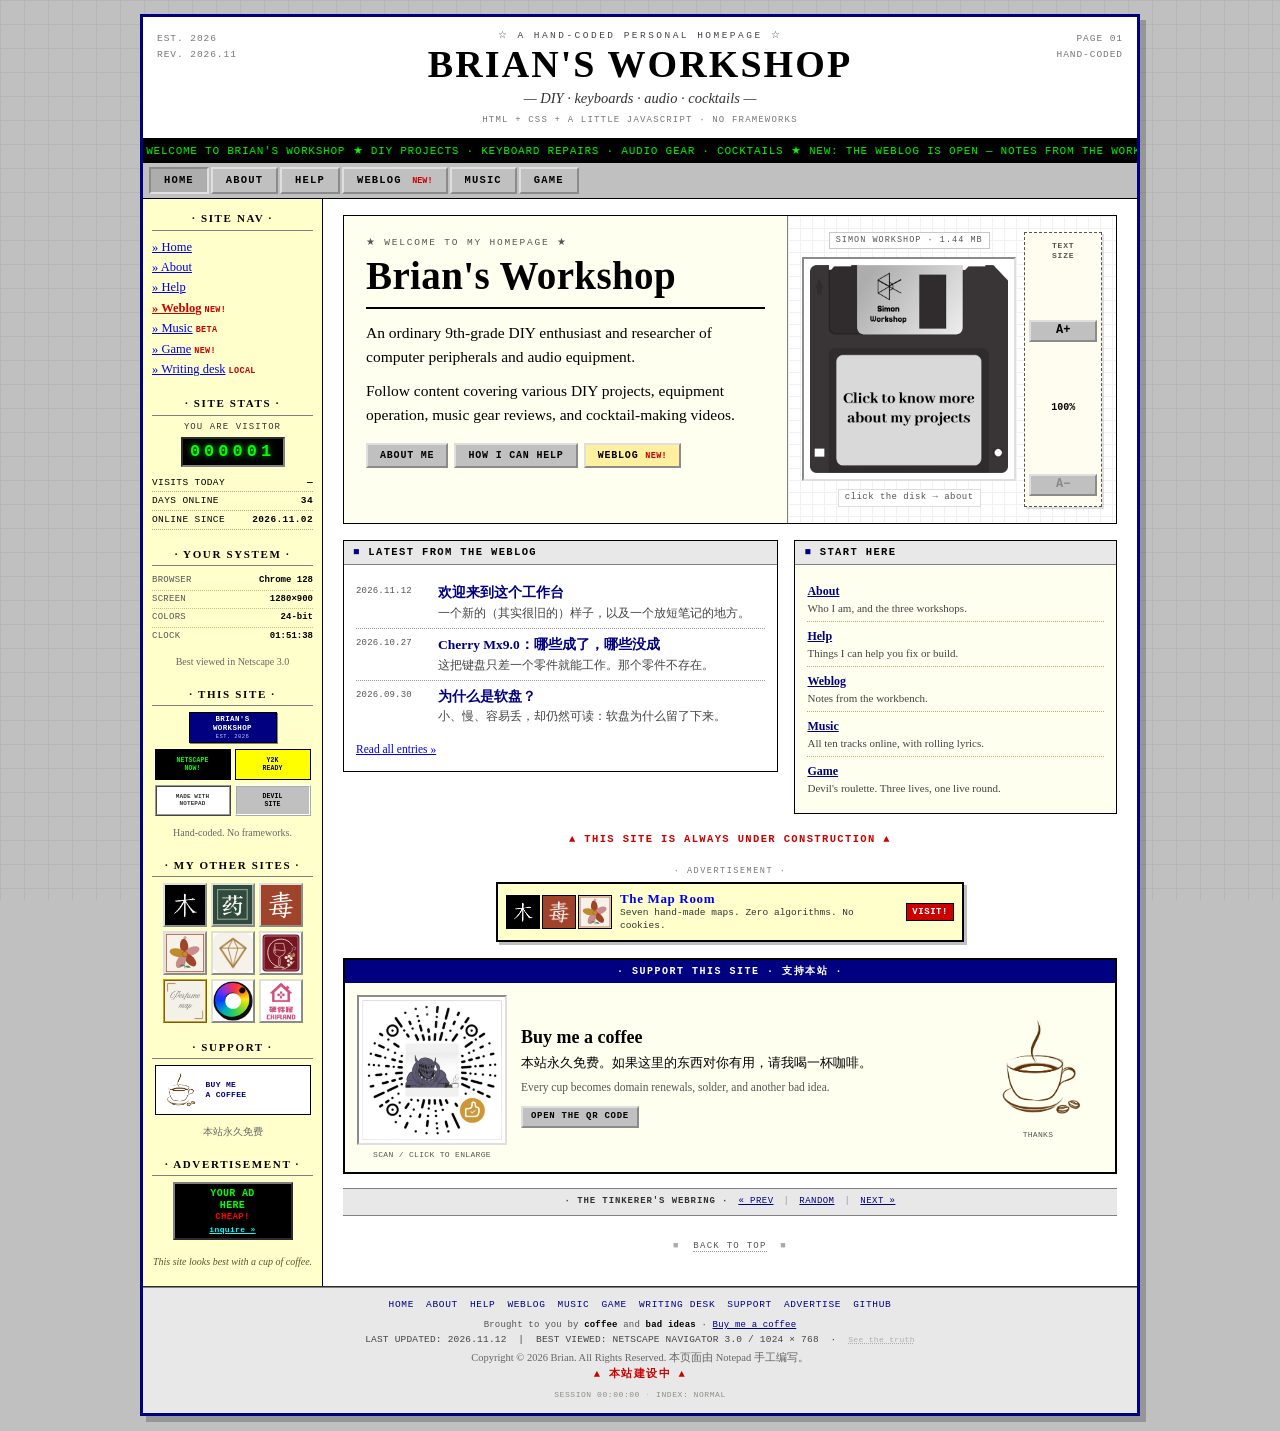
<file: index.html>
<!DOCTYPE html>
<html lang="en">
<head>
<meta charset="UTF-8">
<meta name="viewport" content="width=device-width, initial-scale=1">
<title>Brian's Workshop</title>
<meta http-equiv="refresh" content="0; url=home.html">
<link rel="canonical" href="home.html">
<link rel="icon" href="data:image/svg+xml,%3Csvg xmlns='http://www.w3.org/2000/svg' viewBox='0 0 32 32'%3E%3Cpath d='M16 3v26M3 16h26M6.8 6.8l18.4 18.4M25.2 6.8L6.8 25.2' stroke='black' stroke-width='2.4' stroke-linecap='round'/%3E%3C/svg%3E">
<style>
  body { margin: 0; padding: 40px 16px; background: #c0c0c0; color: #000; font: 15px/1.5 "Times New Roman", serif; text-align: center; }
  .box { max-width: 420px; margin: 0 auto; padding: 18px; background: #fff; border: 3px solid #000080; }
  a { color: #0000ee; }
</style>
</head>
<body>
  <div class="box">
    <p><b>BRIAN'S WORKSHOP</b></p>
    <p>Loading the homepage…</p>
    <p><a href="home.html">Enter the workshop »</a></p>
  </div>
</body>
</html>
</file>
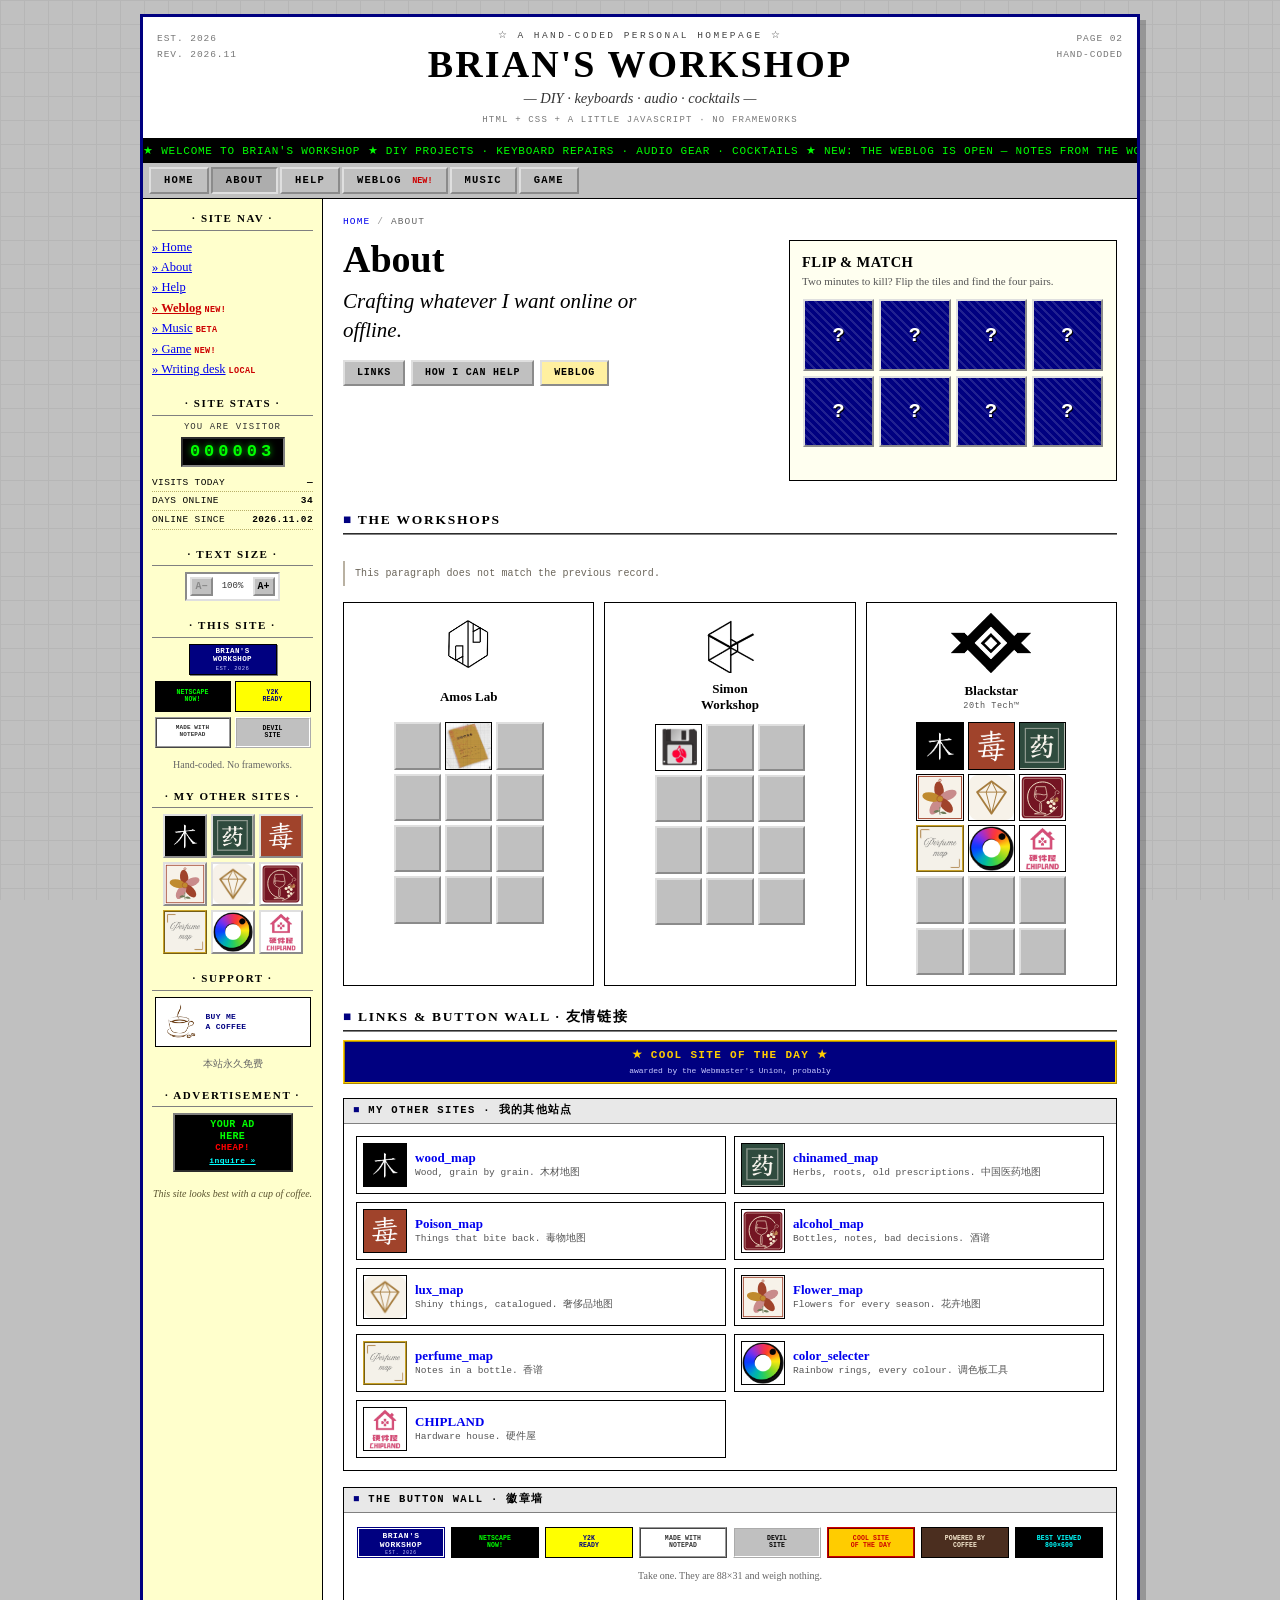
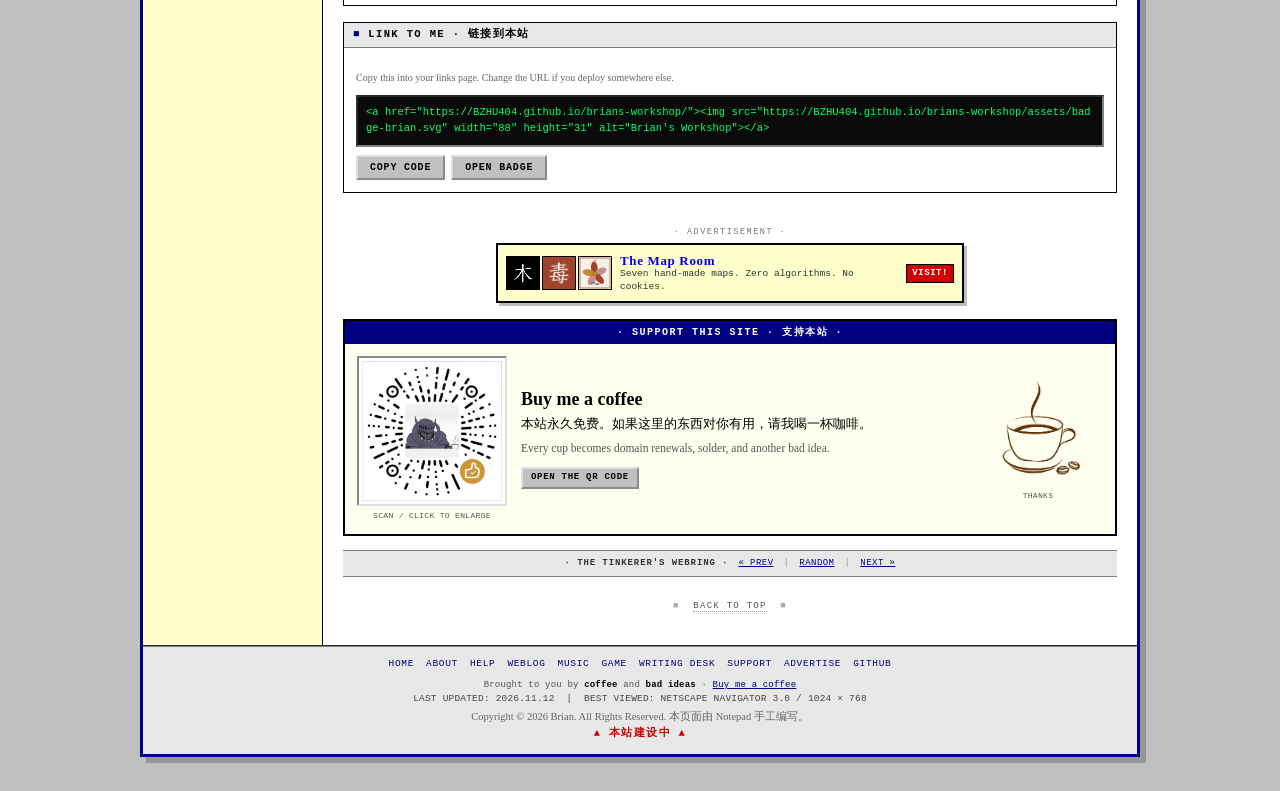
<file: about.html>
<!DOCTYPE html>
<html lang="en">
<head>
<meta charset="UTF-8">
<meta name="viewport" content="width=device-width, initial-scale=1">
<title>Brian's Workshop — About</title>
<link rel="icon" href="data:image/svg+xml,%3Csvg xmlns='http://www.w3.org/2000/svg' viewBox='0 0 32 32'%3E%3Cpath d='M16 3v26M3 16h26M6.8 6.8l18.4 18.4M25.2 6.8L6.8 25.2' stroke='black' stroke-width='2.4' stroke-linecap='round'/%3E%3C/svg%3E">
<script>
try {
  var savedTextSize = parseInt(localStorage.getItem("bw_textsize"), 10) || 0;
  if (savedTextSize === 1 || savedTextSize === 2) {
    document.documentElement.classList.add("textsize-" + savedTextSize);
  }
} catch (e) {}
</script>
<link rel="stylesheet" href="style.css">
<link rel="stylesheet" href="psych.css">
</head>
<body>

<a class="skip-link" href="#main">Skip to content</a>

<div class="page">

  <header class="masthead">
    <div class="mast-edge mast-edge-left">
      <span>EST. 2026</span>
      <span>REV. 2026.11</span>
    </div>
    <div class="mast-center">
      <p class="mast-kicker">☆ A HAND-CODED PERSONAL HOMEPAGE ☆</p>
      <p class="mast-title"><a href="home.html">Brian's Workshop</a></p>
      <p class="mast-sub">— DIY · keyboards · audio · cocktails —</p>
      <p class="mast-meta">HTML + CSS + A LITTLE JAVASCRIPT · NO FRAMEWORKS</p>
    </div>
    <div class="mast-edge mast-edge-right">
      <span>PAGE 02</span>
      <span>HAND-CODED</span>
    </div>
  </header>

  <div class="ticker" aria-label="Site news ticker">
    <div class="ticker-track">
      <span>★ WELCOME TO BRIAN'S WORKSHOP ★ DIY PROJECTS · KEYBOARD REPAIRS · AUDIO GEAR · COCKTAILS ★ NEW: THE WEBLOG IS OPEN — NOTES FROM THE WORKBENCH ★ MUSIC BOX: 10 TRACKS ONLINE — FULL PLAYLIST ★ NEW: DEVIL'S ROULETTE — DO NOT TRY THIS AT HOME ★ LINKS & BUTTON WALL ON ABOUT ★ NO ALGORITHMS, NO POP-UPS, JUST TINKERING ★ BEST VIEWED IN NETSCAPE NAVIGATOR 3.0 AT 1024×768 ★ THIS SITE IS ALWAYS UNDER CONSTRUCTION ★</span>
      <span aria-hidden="true">★ WELCOME TO BRIAN'S WORKSHOP ★ DIY PROJECTS · KEYBOARD REPAIRS · AUDIO GEAR · COCKTAILS ★ NEW: THE WEBLOG IS OPEN — NOTES FROM THE WORKBENCH ★ MUSIC BOX: 10 TRACKS ONLINE — FULL PLAYLIST ★ NEW: DEVIL'S ROULETTE — DO NOT TRY THIS AT HOME ★ LINKS & BUTTON WALL ON ABOUT ★ NO ALGORITHMS, NO POP-UPS, JUST TINKERING ★ BEST VIEWED IN NETSCAPE NAVIGATOR 3.0 AT 1024×768 ★ THIS SITE IS ALWAYS UNDER CONSTRUCTION ★</span>
    </div>
  </div>

  <nav class="mainnav" aria-label="Primary">
    <a href="home.html">Home</a>
    <a href="about.html" aria-current="page">About</a>
    <a href="help.html">Help</a>
    <a href="blog.html">Weblog <span class="new blink">NEW!</span></a>
    <a href="music.html">Music</a>
    <a href="roulette.html">Game</a>
  </nav>

  <div class="layout">

    <aside class="sidebar" aria-label="Site sidebar">
      <section class="sidebox">
        <h2 class="sidebox-title">· SITE NAV ·</h2>
        <ul class="navlist">
          <li><a href="home.html">» Home</a></li>
          <li><a href="about.html">» About</a></li>
          <li><a href="help.html">» Help</a></li>
          <li><a class="hot" href="blog.html">» Weblog</a> <span class="new blink">NEW!</span></li>
          <li><a href="music.html">» Music</a> <span class="new">BETA</span></li>
          <li><a href="roulette.html">» Game</a> <span class="new">NEW!</span></li>
          <li><a href="write.html">» Writing desk</a> <span class="new">LOCAL</span></li>
        </ul>
      </section>

      <section class="sidebox">
        <h2 class="sidebox-title">· SITE STATS ·</h2>
        <div class="stats">
          <p class="stat-label">YOU ARE VISITOR</p>
          <p class="counter" id="hitCount" title="Visitor counter">000000</p>
          <p class="stat-row"><span>VISITS TODAY</span> <b id="todayCount">—</b></p>
          <p class="stat-row"><span>DAYS ONLINE</span> <b id="daysOnline">—</b></p>
          <p class="stat-row"><span>ONLINE SINCE</span> <b>2026.11.02</b></p>
        </div>
      </section>

      <section class="sidebox textsize-box">
        <h2 class="sidebox-title">· TEXT SIZE ·</h2>
        <div class="textsize" role="group" aria-label="Text size">
          <button type="button" data-textsize="-1" aria-label="Decrease text size">A&minus;</button>
          <span class="textsize-value" aria-live="polite">100%</span>
          <button type="button" data-textsize="1" aria-label="Increase text size">A+</button>
        </div>
      </section>

      <section class="sidebox">
        <h2 class="sidebox-title">· THIS SITE ·</h2>
        <a class="badge88" href="home.html" aria-label="Brian's Workshop — home">
          <span>BRIAN'S<br>WORKSHOP</span>
          <small>EST. 2026</small>
        </a>
        <div class="badge-row">
          <a class="mini-badge mb-netscape" href="https://www.mozilla.org/firefox/" target="_blank" rel="noopener">Netscape<br>Now!</a>
          <span class="mini-badge mb-y2k">Y2K<br>Ready</span>
        </div>
        <div class="badge-row">
          <span class="mini-badge mb-notepad">Made with<br>Notepad</span>
          <button class="mini-badge mb-devil devil-badge" type="button" aria-label="Devil Site">Devil<br>Site</button>
        </div>
        <p class="tiny center">Hand-coded. No frameworks.</p>
      </section>

      <section class="sidebox">
        <h2 class="sidebox-title">· MY OTHER SITES ·</h2>
        <div class="site-icons">
          <a href="https://BZHU404.github.io/wood_map" target="_blank" rel="noopener" title="wood_map"><img src="assets/wood.png" alt="wood_map"></a>
          <a href="https://BZHU404.github.io/chinamed_map" target="_blank" rel="noopener" title="chinamed_map"><img src="assets/chinamed.png" alt="chinamed_map"></a>
          <a href="https://BZHU404.github.io/Poison_map" target="_blank" rel="noopener" title="Poison_map"><img src="assets/poison.png" alt="Poison_map"></a>
          <a href="https://BZHU404.github.io/Flower_map" target="_blank" rel="noopener" title="Flower_map"><img src="assets/flower.svg" alt="Flower_map"></a>
          <a href="https://BZHU404.github.io/lux_map" target="_blank" rel="noopener" title="lux_map"><img src="assets/lux.png" alt="lux_map"></a>
          <a href="https://BZHU404.github.io/alcohol_map" target="_blank" rel="noopener" title="酒谱 alcohol_map" aria-label="酒谱 alcohol_map"><img src="assets/wine-logo.svg" alt="酒谱 — alcohol map logo"></a>
          <a class="logo-tile" href="https://BZHU404.github.io/perfume_map/" target="_blank" rel="noopener" title="香谱 perfume_map" aria-label="香谱 perfume_map"><img src="assets/perfume-logo.webp" alt="香谱 — perfume map logo"></a>
          <a class="site-icon-color" href="https://bzhu404.github.io/color_selecter/" target="_blank" rel="noopener" title="Color Selecter" aria-label="Color Selecter"><img src="assets/color-selecter.png" alt="Color Selecter"></a>
          <a class="site-icon-color" href="https://bzhu404.github.io/chipland" target="_blank" rel="noopener" title="CHIPLAND" aria-label="CHIPLAND"><img src="assets/chipland.png" alt="CHIPLAND"></a>
        </div>
      </section>

      <section class="sidebox">
        <h2 class="sidebox-title">· SUPPORT ·</h2>
        <a class="support-mini" href="#support">
          <img src="assets/coffee-cup.png" alt="A cup of coffee">
          <span>Buy me<br>a coffee</span>
        </a>
        <p class="tiny center">本站永久免费</p>
      </section>

      <section class="sidebox">
        <h2 class="sidebox-title">· ADVERTISEMENT ·</h2>
        <div class="ad-120">
          <b>YOUR AD<br>HERE</b>
          <span class="blink">CHEAP!</span>
          <a href="https://github.com/BZHU404" target="_blank" rel="noopener">inquire »</a>
        </div>
      </section>

      <p class="sidebar-note">This site looks best with a cup of coffee.</p>
    </aside>

    <main id="main" class="content">

      <p class="crumb"><a href="home.html">HOME</a> <span class="sep">/</span> ABOUT</p>

      <div class="about-top">
        <div class="about-intro">
          <h1>About</h1>
          <p class="statement">Crafting whatever I want online or offline.</p>
          <div class="hero-actions">
            <a class="btn" href="#links">Links</a>
            <a class="btn" href="help.html">How I can help</a>
            <a class="btn btn-hot" href="blog.html">Weblog</a>
          </div>
        </div>

        <section class="memory" aria-label="Flip and match memory game">
          <h3>Flip &amp; match</h3>
          <p class="memory-sub">Two minutes to kill? Flip the tiles and find the four pairs.</p>
          <div class="board" id="memoryBoard"></div>
          <p class="memory-status" id="memoryStatus" aria-live="polite"></p>
        </section>
      </div>

      <h3 class="group-head">The workshops</h3>

      <div class="brands">
        <!-- Amos Lab -->
        <div class="brand-col">
          <img class="brand-logo" src="assets/logo-amos.png" alt="Amos Lab logo">
          <div class="brand-name">Amos Lab</div>
          <div class="tilewall">
            <span class="tile"></span><span class="tile has-img"><img src="assets/amos-tile.png" alt="Amos Lab notebook"></span>
            <span class="tile"></span><span class="tile"></span>
            <span class="tile"></span><span class="tile"></span>
            <span class="tile"></span><span class="tile"></span>
            <span class="tile"></span><span class="tile"></span>
            <span class="tile"></span><span class="tile"></span>
          </div>
        </div>

        <!-- Simon Workshop -->
        <div class="brand-col">
          <img class="brand-logo" src="assets/logo-simon.png" alt="Simon Workshop logo">
          <div class="brand-name">Simon<br>Workshop</div>
          <div class="tilewall">
            <a class="tile has-img" href="project.html" aria-label="Cherry keyboard project"><img src="assets/cherry-floppy.png" alt="Cherry floppy disk — keyboard project"></a><span class="tile"></span>
            <span class="tile"></span><span class="tile"></span>
            <span class="tile"></span><span class="tile"></span>
            <span class="tile"></span><span class="tile"></span>
            <span class="tile"></span><span class="tile"></span>
            <span class="tile"></span><span class="tile"></span>
          </div>
        </div>

        <!-- Blackstar 20th Tech -->
        <div class="brand-col">
          <img class="brand-logo" src="assets/logo-blackstar.png" alt="Blackstar 20th Tech logo">
          <div class="brand-name">Blackstar<small>20th Tech&trade;</small></div>
          <div class="tilewall">
            <a class="tile has-img" href="https://bzhu404.github.io/wood_map" target="_blank" rel="noopener" aria-label="Wood map"><img src="assets/wood.png" alt="Wood map — Chinese character 木"></a>
            <a class="tile has-img" href="https://bzhu404.github.io/Poison_map/" target="_blank" rel="noopener" aria-label="Poison map"><img src="assets/poison.png" alt="Poison map — Chinese character 毒"></a>
            <a class="tile has-img" href="https://bzhu404.github.io/chinamed_map/" target="_blank" rel="noopener" aria-label="Chinese medicine map"><img src="assets/chinamed.png" alt="Chinese medicine map — Chinese character 药"></a>
            <a class="tile has-img" href="https://bzhu404.github.io/Flower_map/" target="_blank" rel="noopener" aria-label="Flower map"><img src="assets/flower.svg" alt="Flower map — diamond icon"></a>
            <a class="tile has-img" href="https://bzhu404.github.io/lux_map" target="_blank" rel="noopener" aria-label="Lux map"><img src="assets/lux.png" alt="Lux map — gold diamond app icon"></a><a class="tile has-img" href="https://bzhu404.github.io/alcohol_map" target="_blank" rel="noopener" aria-label="Alcohol map"><img src="assets/wine-logo.svg" alt="酒谱 — wine glass logo"></a><a class="tile has-img tile-logo" href="https://bzhu404.github.io/perfume_map/" target="_blank" rel="noopener" aria-label="Perfume map"><img src="assets/perfume-logo.webp" alt="香谱 — perfume map logo"></a>
            <a class="tile has-img" href="https://bzhu404.github.io/color_selecter/" target="_blank" rel="noopener" aria-label="Color Selecter"><img src="assets/color-selecter.png" alt="Color Selecter"></a>
            <a class="tile has-img" href="https://bzhu404.github.io/chipland" target="_blank" rel="noopener" aria-label="CHIPLAND"><img src="assets/chipland.png" alt="CHIPLAND"></a>
            <span class="tile"></span><span class="tile"></span>
            <span class="tile"></span><span class="tile"></span>
            <span class="tile"></span><span class="tile"></span>
          </div>
        </div>
      </div>

      <section class="links-merged" id="links">
        <h2 class="group-head">Links &amp; Button Wall · 友情链接</h2>

      <div class="cool-award">
        <b>★ COOL SITE OF THE DAY ★</b>
        <small>awarded by the Webmaster's Union, probably</small>
      </div>

      <section class="panel">
        <h2 class="panel-head">My Other Sites · 我的其他站点</h2>
        <div class="panel-body">
          <div class="link-cards">
        <a class="link-card" href="https://BZHU404.github.io/wood_map" target="_blank" rel="noopener">
          <img src="assets/wood.png" alt="wood_map">
          <span><b>wood_map</b><small>Wood, grain by grain. 木材地图</small></span>
        </a>
        <a class="link-card" href="https://BZHU404.github.io/chinamed_map" target="_blank" rel="noopener">
          <img src="assets/chinamed.png" alt="chinamed_map">
          <span><b>chinamed_map</b><small>Herbs, roots, old prescriptions. 中国医药地图</small></span>
        </a>
        <a class="link-card" href="https://BZHU404.github.io/Poison_map" target="_blank" rel="noopener">
          <img src="assets/poison.png" alt="Poison_map">
          <span><b>Poison_map</b><small>Things that bite back. 毒物地图</small></span>
        </a>
        <a class="link-card" href="https://BZHU404.github.io/alcohol_map" target="_blank" rel="noopener">
          <img src="assets/wine-logo.svg" alt="alcohol_map">
          <span><b>alcohol_map</b><small>Bottles, notes, bad decisions. 酒谱</small></span>
        </a>
        <a class="link-card" href="https://BZHU404.github.io/lux_map" target="_blank" rel="noopener">
          <img src="assets/lux.png" alt="lux_map">
          <span><b>lux_map</b><small>Shiny things, catalogued. 奢侈品地图</small></span>
        </a>
        <a class="link-card" href="https://BZHU404.github.io/Flower_map" target="_blank" rel="noopener">
          <img src="assets/flower.svg" alt="Flower_map">
          <span><b>Flower_map</b><small>Flowers for every season. 花卉地图</small></span>
        </a>
        <a class="link-card" href="https://BZHU404.github.io/perfume_map/" target="_blank" rel="noopener">
          <img class="logo-thumb" src="assets/perfume-logo.webp" alt="香谱 perfume map">
          <span><b>perfume_map</b><small>Notes in a bottle. 香谱</small></span>
        </a>
        <a class="link-card" href="https://bzhu404.github.io/color_selecter/" target="_blank" rel="noopener">
          <img src="assets/color-selecter.png" alt="Color Selecter">
          <span><b>color_selecter</b><small>Rainbow rings, every colour. 调色板工具</small></span>
        </a>
        <a class="link-card" href="https://bzhu404.github.io/chipland" target="_blank" rel="noopener">
          <img src="assets/chipland.png" alt="CHIPLAND">
          <span><b>CHIPLAND</b><small>Hardware house. 硬件屋</small></span>
        </a>
          </div>
        </div>
      </section>

      <section class="panel">
        <h2 class="panel-head">The Button Wall · 徽章墙</h2>
        <div class="panel-body">
          <div class="button-wall">
            <a class="wall-badge wall-image" href="home.html" aria-label="Brian's Workshop home"><img src="assets/badge-brian.svg" width="88" height="31" alt="Brian's Workshop"></a>
            <a class="wall-badge wb-netscape" href="https://www.mozilla.org/firefox/" target="_blank" rel="noopener">Netscape<br>Now!</a>
            <span class="wall-badge wb-y2k">Y2K<br>Ready</span>
            <span class="wall-badge wb-notepad">Made with<br>Notepad</span>
            <button class="wall-badge wb-devil devil-badge" type="button" aria-label="Devil Site">Devil<br>Site</button>
            <span class="wall-badge wb-cool">Cool Site<br>of the Day</span>
            <a class="wall-badge wb-coffee" href="#support">Powered by<br>Coffee</a>
            <span class="wall-badge wb-800">Best viewed<br>800×600</span>
          </div>
          <p class="tiny center">Take one. They are 88×31 and weigh nothing.</p>
        </div>
      </section>

      <section class="panel">
        <h2 class="panel-head">Link to me · 链接到本站</h2>
        <div class="panel-body">
          <p class="tiny">Copy this into your links page. Change the URL if you deploy somewhere else.</p>
          <pre class="codebox"><code id="linkCode">&lt;a href="https://BZHU404.github.io/brians-workshop/"&gt;&lt;img src="https://BZHU404.github.io/brians-workshop/assets/badge-brian.svg" width="88" height="31" alt="Brian's Workshop"&gt;&lt;/a&gt;</code></pre>
          <div class="link-actions">
            <button class="btn" type="button" id="copyLink">Copy code</button>
            <a class="btn" href="assets/badge-brian.svg" target="_blank" rel="noopener">Open badge</a>
          </div>
        </div>
      </section>

      </section>

      <section class="ad-block" aria-label="Advertisement">
        <span class="ad-label">· ADVERTISEMENT ·</span>
        <a class="ad-468" href="https://BZHU404.github.io/wood_map" target="_blank" rel="noopener">
          <span class="ad-468-thumbs">
            <img src="assets/wood.png" alt="">
            <img src="assets/poison.png" alt="">
            <img src="assets/flower.svg" alt="">
          </span>
          <span class="ad-468-copy">
            <b>The Map Room</b>
            <small>Seven hand-made maps. Zero algorithms. No cookies.</small>
          </span>
          <span class="ad-468-cta flash">Visit!</span>
        </a>
      </section>

      <section class="support" id="support">
        <h2 class="support-title">· Support this site · 支持本站 ·</h2>
        <div class="support-grid">
          <div class="support-qr">
            <a href="assets/coffee-qr.png" target="_blank" rel="noopener" title="Open the coffee QR code">
              <img src="assets/coffee-qr.png" alt="Coffee QR code — scan to support the site">
            </a>
            <span>Scan / click to enlarge</span>
          </div>
          <div class="support-copy">
            <h3>Buy me a coffee</h3>
            <p>本站永久免费。如果这里的东西对你有用，请我喝一杯咖啡。</p>
            <p class="support-small">Every cup becomes domain renewals, solder, and another bad idea.</p>
            <a class="btn btn-small" href="assets/coffee-qr.png" target="_blank" rel="noopener">Open the QR code</a>
          </div>
          <div class="support-cup">
            <img src="assets/coffee-cup.png" alt="A cup of coffee">
            <span>Thanks</span>
          </div>
        </div>
      </section>

      <nav class="webring" id="webring" aria-label="Webring">
        <span class="webring-title">· The Tinkerer's Webring ·</span>
        <a href="https://BZHU404.github.io/wood_map" target="_blank" rel="noopener">&laquo; prev</a>
        <span class="sep">|</span>
        <a id="randomSite" href="https://BZHU404.github.io/Flower_map" target="_blank" rel="noopener" title="Random map site">random</a>
        <span class="sep">|</span>
        <a href="https://BZHU404.github.io/Poison_map" target="_blank" rel="noopener">next &raquo;</a>
      </nav>

      <p class="page-end"><span class="dot">■</span> <a href="#main">Back to top</a> <span class="dot">■</span></p>

    </main>
  </div>

  <footer class="sitefooter">
    <nav class="footer-nav" aria-label="Footer">
      <a href="home.html">Home</a>
      <a href="about.html">About</a>
      <a href="help.html">Help</a>
      <a href="blog.html">Weblog</a>
      <a href="music.html">Music</a>
      <a href="roulette.html">Game</a>
      <a href="write.html">Writing desk</a>
      <a href="#support">Support</a>
      <a href="https://github.com/BZHU404" target="_blank" rel="noopener">Advertise</a>
      <a href="https://github.com/BZHU404" target="_blank" rel="noopener">GitHub</a>
    </nav>
    <p class="footer-sponsor">Brought to you by <b>coffee</b> and <b>bad ideas</b> · <a href="#support">Buy me a coffee</a></p>
    <p class="footer-line">LAST UPDATED: 2026.11.12 &nbsp;|&nbsp; BEST VIEWED: NETSCAPE NAVIGATOR 3.0 / 1024 × 768</p>
    <p class="footer-fine">Copyright © 2026 Brian. All Rights Reserved. 本页面由 Notepad 手工编写。<br>
    <span class="construction blink">▲ 本站建设中 ▲</span></p>
  </footer>

</div>

<script>
(function () {
  var faces = [
    'assets/wood.png',
    'assets/poison.png',
    'assets/chinamed.png',
    'assets/flower.svg'
  ];
  var deck = faces.concat(faces);
  for (var i = deck.length - 1; i > 0; i--) {
    var j = Math.floor(Math.random() * (i + 1));
    var t = deck[i]; deck[i] = deck[j]; deck[j] = t;
  }
  var board = document.getElementById('memoryBoard');
  var status = document.getElementById('memoryStatus');
  var first = null, lock = false, done = 0;
  deck.forEach(function (src) {
    var card = document.createElement('button');
    card.type = 'button';
    card.className = 'card';
    card.innerHTML = '<span class="face back" aria-hidden="true"></span>' +
      '<span class="face front"><img src="' + src + '" alt="" draggable="false"></span>';
    card.setAttribute('aria-label', 'Flip memory card');
    card.setAttribute('aria-pressed', 'false');
    card.addEventListener('click', function () {
      if (lock || card.classList.contains('flipped')) return;
      card.classList.add('flipped');
      card.setAttribute('aria-pressed', 'true');
      if (!first) { first = card; return; }
      var match = first.querySelector('img').getAttribute('src') === card.querySelector('img').getAttribute('src');
      if (match) {
        first.classList.add('matched');
        card.classList.add('matched');
        first.setAttribute('aria-label', 'Matched memory card');
        card.setAttribute('aria-label', 'Matched memory card');
        first = null; done++;
        if (done === faces.length) status.textContent = 'All pairs found — nice.';
      } else {
        lock = true;
        var a = first;
        setTimeout(function () {
          a.classList.remove('flipped');
          card.classList.remove('flipped');
          a.setAttribute('aria-pressed', 'false');
          card.setAttribute('aria-pressed', 'false');
          lock = false; first = null;
        }, 700);
      }
    });
    board.appendChild(card);
  });
})();
</script>

<script src="links.js"></script>
<script src="site.js"></script>
<script src="psych.js"></script>
</body>
</html>
</file>
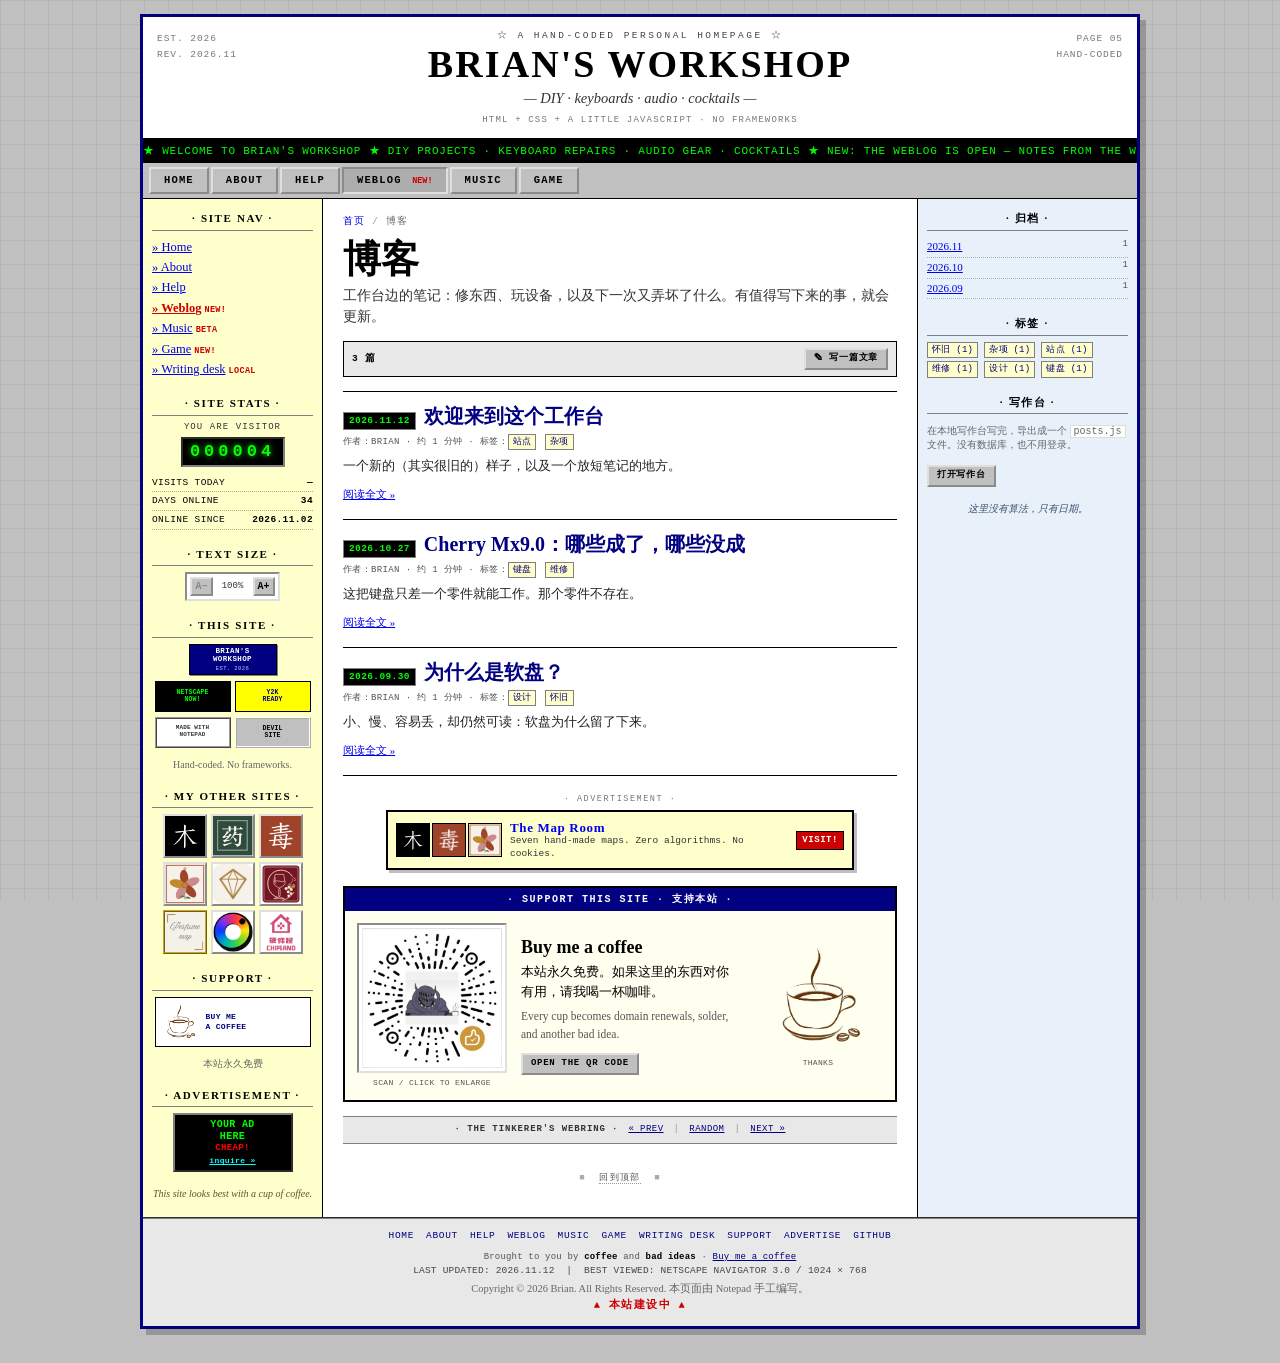
<file: blog.html>
<!DOCTYPE html>
<html lang="zh-CN">
<head>
<meta charset="UTF-8">
<meta name="viewport" content="width=device-width, initial-scale=1">
<title>Brian's Workshop — 博客</title>
<link rel="icon" href="data:image/svg+xml,%3Csvg xmlns='http://www.w3.org/2000/svg' viewBox='0 0 32 32'%3E%3Cpath d='M16 3v26M3 16h26M6.8 6.8l18.4 18.4M25.2 6.8L6.8 25.2' stroke='black' stroke-width='2.4' stroke-linecap='round'/%3E%3C/svg%3E">
<script>
try {
  var savedTextSize = parseInt(localStorage.getItem("bw_textsize"), 10) || 0;
  if (savedTextSize === 1 || savedTextSize === 2) {
    document.documentElement.classList.add("textsize-" + savedTextSize);
  }
} catch (e) {}
</script>
<link rel="stylesheet" href="style.css">
</head>
<body>

<a class="skip-link" href="#main">跳到正文</a>

<div class="page">

  <header class="masthead">
    <div class="mast-edge mast-edge-left">
      <span>EST. 2026</span>
      <span>REV. 2026.11</span>
    </div>
    <div class="mast-center">
      <p class="mast-kicker">☆ A HAND-CODED PERSONAL HOMEPAGE ☆</p>
      <p class="mast-title"><a href="home.html">Brian's Workshop</a></p>
      <p class="mast-sub">— DIY · keyboards · audio · cocktails —</p>
      <p class="mast-meta">HTML + CSS + A LITTLE JAVASCRIPT · NO FRAMEWORKS</p>
    </div>
    <div class="mast-edge mast-edge-right">
      <span>PAGE 05</span>
      <span>HAND-CODED</span>
    </div>
  </header>

  <div class="ticker" aria-label="Site news ticker">
    <div class="ticker-track">
      <span>★ WELCOME TO BRIAN'S WORKSHOP ★ DIY PROJECTS · KEYBOARD REPAIRS · AUDIO GEAR · COCKTAILS ★ NEW: THE WEBLOG IS OPEN — NOTES FROM THE WORKBENCH ★ MUSIC BOX: 10 TRACKS ONLINE — FULL PLAYLIST ★ NEW: DEVIL'S ROULETTE — DO NOT TRY THIS AT HOME ★ LINKS & BUTTON WALL ON ABOUT ★ NO ALGORITHMS, NO POP-UPS, JUST TINKERING ★ BEST VIEWED IN NETSCAPE NAVIGATOR 3.0 AT 1024×768 ★ THIS SITE IS ALWAYS UNDER CONSTRUCTION ★</span>
      <span aria-hidden="true">★ WELCOME TO BRIAN'S WORKSHOP ★ DIY PROJECTS · KEYBOARD REPAIRS · AUDIO GEAR · COCKTAILS ★ NEW: THE WEBLOG IS OPEN — NOTES FROM THE WORKBENCH ★ MUSIC BOX: 10 TRACKS ONLINE — FULL PLAYLIST ★ NEW: DEVIL'S ROULETTE — DO NOT TRY THIS AT HOME ★ LINKS & BUTTON WALL ON ABOUT ★ NO ALGORITHMS, NO POP-UPS, JUST TINKERING ★ BEST VIEWED IN NETSCAPE NAVIGATOR 3.0 AT 1024×768 ★ THIS SITE IS ALWAYS UNDER CONSTRUCTION ★</span>
    </div>
  </div>

  <nav class="mainnav" aria-label="Primary">
    <a href="home.html">Home</a>
    <a href="about.html">About</a>
    <a href="help.html">Help</a>
    <a href="blog.html" aria-current="page">Weblog <span class="new blink">NEW!</span></a>
    <a href="music.html">Music</a>
    <a href="roulette.html">Game</a>
  </nav>

  <div class="layout has-rail">

    <aside class="sidebar" aria-label="Site sidebar">
      <section class="sidebox">
        <h2 class="sidebox-title">· SITE NAV ·</h2>
        <ul class="navlist">
          <li><a href="home.html">» Home</a></li>
          <li><a href="about.html">» About</a></li>
          <li><a href="help.html">» Help</a></li>
          <li><a class="hot" href="blog.html">» Weblog</a> <span class="new blink">NEW!</span></li>
          <li><a href="music.html">» Music</a> <span class="new">BETA</span></li>
          <li><a href="roulette.html">» Game</a> <span class="new">NEW!</span></li>
          <li><a href="write.html">» Writing desk</a> <span class="new">LOCAL</span></li>
        </ul>
      </section>

      <section class="sidebox">
        <h2 class="sidebox-title">· SITE STATS ·</h2>
        <div class="stats">
          <p class="stat-label">YOU ARE VISITOR</p>
          <p class="counter" id="hitCount" title="Visitor counter">000000</p>
          <p class="stat-row"><span>VISITS TODAY</span> <b id="todayCount">—</b></p>
          <p class="stat-row"><span>DAYS ONLINE</span> <b id="daysOnline">—</b></p>
          <p class="stat-row"><span>ONLINE SINCE</span> <b>2026.11.02</b></p>
        </div>
      </section>

      <section class="sidebox textsize-box">
        <h2 class="sidebox-title">· TEXT SIZE ·</h2>
        <div class="textsize" role="group" aria-label="Text size">
          <button type="button" data-textsize="-1" aria-label="Decrease text size">A&minus;</button>
          <span class="textsize-value" aria-live="polite">100%</span>
          <button type="button" data-textsize="1" aria-label="Increase text size">A+</button>
        </div>
      </section>

      <section class="sidebox">
        <h2 class="sidebox-title">· THIS SITE ·</h2>
        <a class="badge88" href="home.html" aria-label="Brian's Workshop — home">
          <span>BRIAN'S<br>WORKSHOP</span>
          <small>EST. 2026</small>
        </a>
        <div class="badge-row">
          <a class="mini-badge mb-netscape" href="https://www.mozilla.org/firefox/" target="_blank" rel="noopener">Netscape<br>Now!</a>
          <span class="mini-badge mb-y2k">Y2K<br>Ready</span>
        </div>
        <div class="badge-row">
          <span class="mini-badge mb-notepad">Made with<br>Notepad</span>
          <button class="mini-badge mb-devil devil-badge" type="button" aria-label="Devil Site">Devil<br>Site</button>
        </div>
        <p class="tiny center">Hand-coded. No frameworks.</p>
      </section>

      <section class="sidebox">
        <h2 class="sidebox-title">· MY OTHER SITES ·</h2>
        <div class="site-icons">
          <a href="https://BZHU404.github.io/wood_map" target="_blank" rel="noopener" title="wood_map"><img src="assets/wood.png" alt="wood_map"></a>
          <a href="https://BZHU404.github.io/chinamed_map" target="_blank" rel="noopener" title="chinamed_map"><img src="assets/chinamed.png" alt="chinamed_map"></a>
          <a href="https://BZHU404.github.io/Poison_map" target="_blank" rel="noopener" title="Poison_map"><img src="assets/poison.png" alt="Poison_map"></a>
          <a href="https://BZHU404.github.io/Flower_map" target="_blank" rel="noopener" title="Flower_map"><img src="assets/flower.svg" alt="Flower_map"></a>
          <a href="https://BZHU404.github.io/lux_map" target="_blank" rel="noopener" title="lux_map"><img src="assets/lux.png" alt="lux_map"></a>
          <a href="https://BZHU404.github.io/alcohol_map" target="_blank" rel="noopener" title="酒谱 alcohol_map" aria-label="酒谱 alcohol_map"><img src="assets/wine-logo.svg" alt="酒谱 — alcohol map logo"></a>
          <a class="logo-tile" href="https://BZHU404.github.io/perfume_map/" target="_blank" rel="noopener" title="香谱 perfume_map" aria-label="香谱 perfume_map"><img src="assets/perfume-logo.webp" alt="香谱 — perfume map logo"></a>
          <a class="site-icon-color" href="https://bzhu404.github.io/color_selecter/" target="_blank" rel="noopener" title="Color Selecter" aria-label="Color Selecter"><img src="assets/color-selecter.png" alt="Color Selecter"></a>
          <a class="site-icon-color" href="https://bzhu404.github.io/chipland" target="_blank" rel="noopener" title="CHIPLAND" aria-label="CHIPLAND"><img src="assets/chipland.png" alt="CHIPLAND"></a>
        </div>
      </section>

      <section class="sidebox">
        <h2 class="sidebox-title">· SUPPORT ·</h2>
        <a class="support-mini" href="#support">
          <img src="assets/coffee-cup.png" alt="A cup of coffee">
          <span>Buy me<br>a coffee</span>
        </a>
        <p class="tiny center">本站永久免费</p>
      </section>

      <section class="sidebox">
        <h2 class="sidebox-title">· ADVERTISEMENT ·</h2>
        <div class="ad-120">
          <b>YOUR AD<br>HERE</b>
          <span class="blink">CHEAP!</span>
          <a href="https://github.com/BZHU404" target="_blank" rel="noopener">inquire »</a>
        </div>
      </section>

      <p class="sidebar-note">This site looks best with a cup of coffee.</p>
    </aside>

    <main id="main" class="content">

      <p class="crumb"><a href="home.html">首页</a> <span class="sep">/</span> 博客</p>

      <div class="pagehead">
        <h1>博客</h1>
        <p class="page-sub">工作台边的笔记：修东西、玩设备，以及下一次又弄坏了什么。有值得写下来的事，就会更新。</p>
      </div>

      <div class="blog-toolbar">
        <span><b id="blogCount">0 篇</b><span id="filterNote"></span></span>
        <a class="btn btn-small" href="write.html">✎ 写一篇文章</a>
      </div>

      <div id="blogList" class="blog-list"></div>
      <p id="blogEmpty" class="empty-note" hidden>这里还没有文章。<a href="write.html">写第一篇 »</a></p>

      <section class="ad-block" aria-label="Advertisement">
        <span class="ad-label">· ADVERTISEMENT ·</span>
        <a class="ad-468" href="https://BZHU404.github.io/wood_map" target="_blank" rel="noopener">
          <span class="ad-468-thumbs">
            <img src="assets/wood.png" alt="">
            <img src="assets/poison.png" alt="">
            <img src="assets/flower.svg" alt="">
          </span>
          <span class="ad-468-copy">
            <b>The Map Room</b>
            <small>Seven hand-made maps. Zero algorithms. No cookies.</small>
          </span>
          <span class="ad-468-cta flash">Visit!</span>
        </a>
      </section>

      <section class="support" id="support">
        <h2 class="support-title">· Support this site · 支持本站 ·</h2>
        <div class="support-grid">
          <div class="support-qr">
            <a href="assets/coffee-qr.png" target="_blank" rel="noopener" title="Open the coffee QR code">
              <img src="assets/coffee-qr.png" alt="Coffee QR code — scan to support the site">
            </a>
            <span>Scan / click to enlarge</span>
          </div>
          <div class="support-copy">
            <h3>Buy me a coffee</h3>
            <p>本站永久免费。如果这里的东西对你有用，请我喝一杯咖啡。</p>
            <p class="support-small">Every cup becomes domain renewals, solder, and another bad idea.</p>
            <a class="btn btn-small" href="assets/coffee-qr.png" target="_blank" rel="noopener">Open the QR code</a>
          </div>
          <div class="support-cup">
            <img src="assets/coffee-cup.png" alt="A cup of coffee">
            <span>Thanks</span>
          </div>
        </div>
      </section>

      <nav class="webring" id="webring" aria-label="Webring">
        <span class="webring-title">· The Tinkerer's Webring ·</span>
        <a href="https://BZHU404.github.io/wood_map" target="_blank" rel="noopener">&laquo; prev</a>
        <span class="sep">|</span>
        <a id="randomSite" href="https://BZHU404.github.io/Flower_map" target="_blank" rel="noopener" title="Random map site">random</a>
        <span class="sep">|</span>
        <a href="https://BZHU404.github.io/Poison_map" target="_blank" rel="noopener">next &raquo;</a>
      </nav>

      <p class="page-end"><span class="dot">■</span> <a href="#main">回到顶部</a> <span class="dot">■</span></p>

    </main>

    <aside class="rail" aria-label="博客侧栏">
      <section class="sidebox">
        <h2 class="sidebox-title">· 归档 ·</h2>
        <ul id="archiveList" class="archlist"></ul>
      </section>

      <section class="sidebox">
        <h2 class="sidebox-title">· 标签 ·</h2>
        <div id="tagCloud" class="tagcloud"></div>
      </section>

      <section class="sidebox">
        <h2 class="sidebox-title">· 写作台 ·</h2>
        <p class="tiny">在本地写作台写完，导出成一个 <code>posts.js</code> 文件。没有数据库，也不用登录。</p>
        <p><a class="btn btn-small" href="write.html">打开写作台</a></p>
      </section>

      <p class="rail-note">这里没有算法，只有日期。</p>
    </aside>

  </div>

  <footer class="sitefooter">
    <nav class="footer-nav" aria-label="Footer">
      <a href="home.html">Home</a>
      <a href="about.html">About</a>
      <a href="help.html">Help</a>
      <a href="blog.html">Weblog</a>
      <a href="music.html">Music</a>
      <a href="roulette.html">Game</a>
      <a href="write.html">Writing desk</a>
      <a href="#support">Support</a>
      <a href="https://github.com/BZHU404" target="_blank" rel="noopener">Advertise</a>
      <a href="https://github.com/BZHU404" target="_blank" rel="noopener">GitHub</a>
    </nav>
    <p class="footer-sponsor">Brought to you by <b>coffee</b> and <b>bad ideas</b> · <a href="#support">Buy me a coffee</a></p>
    <p class="footer-line">LAST UPDATED: 2026.11.12 &nbsp;|&nbsp; BEST VIEWED: NETSCAPE NAVIGATOR 3.0 / 1024 × 768</p>
    <p class="footer-fine">Copyright © 2026 Brian. All Rights Reserved. 本页面由 Notepad 手工编写。<br>
    <span class="construction blink">▲ 本站建设中 ▲</span></p>
  </footer>

</div>

<script src="posts.js"></script>
<script src="blog.js"></script>
<script src="site.js"></script>
</body>
</html>
</file>
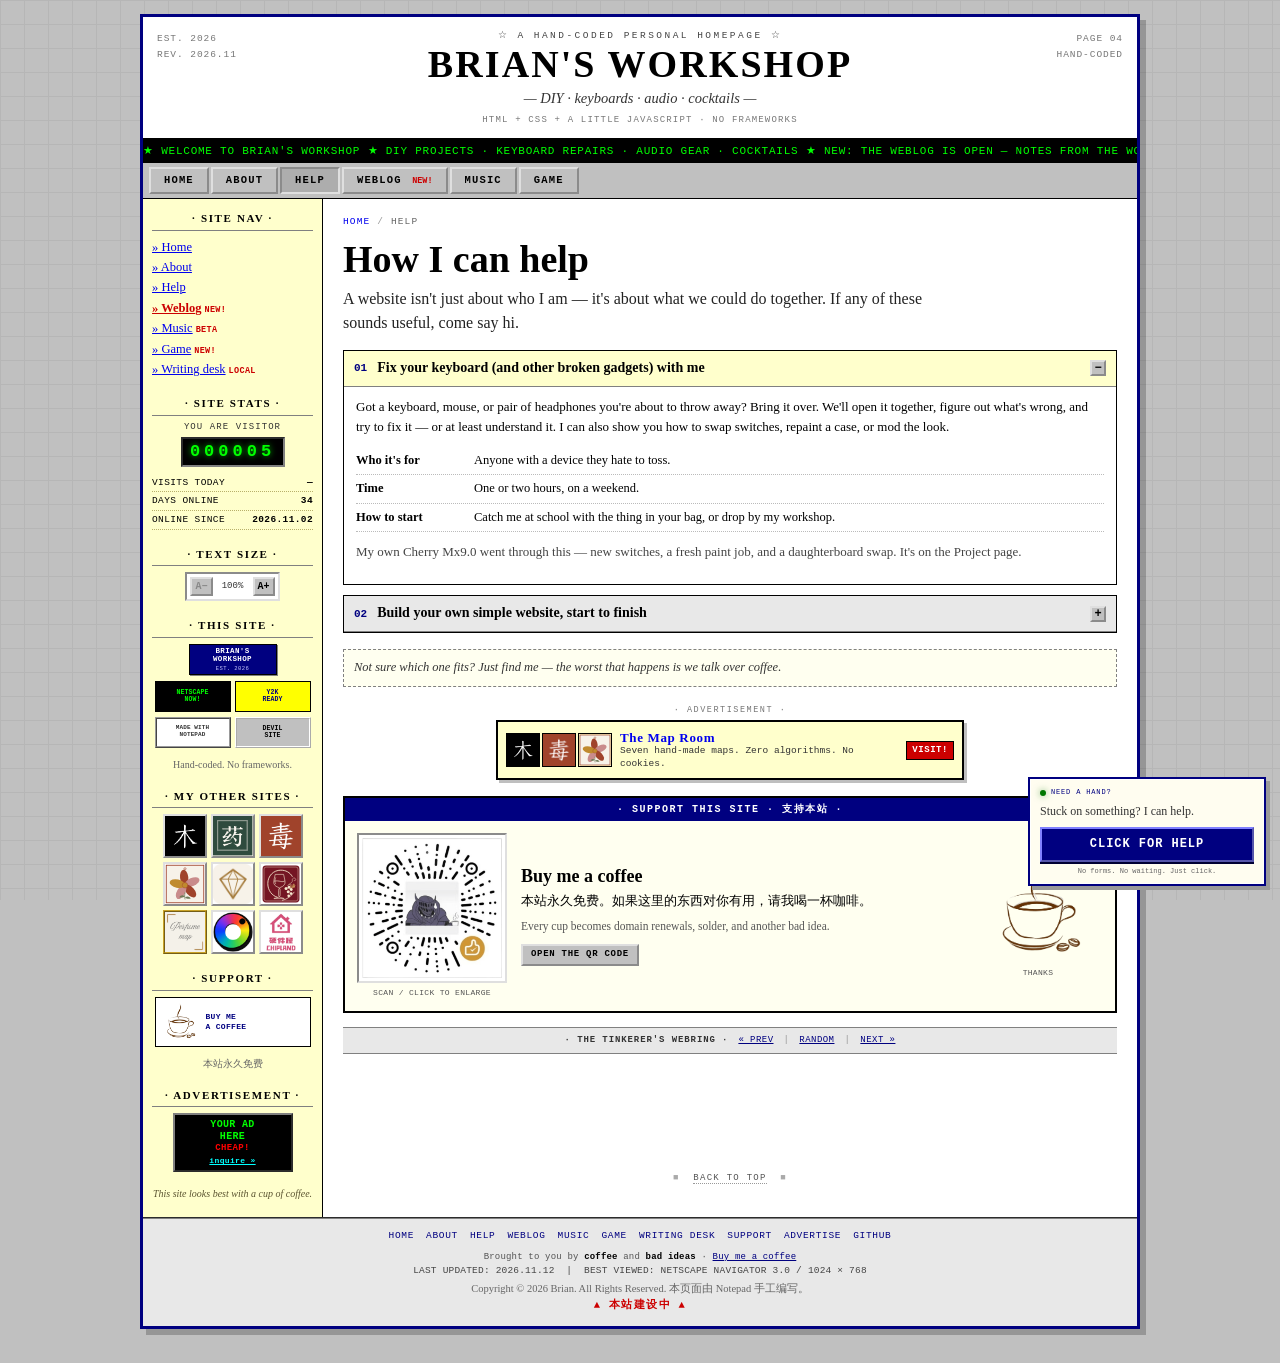
<file: help.html>
<!DOCTYPE html>
<html lang="en">
<head>
<meta charset="UTF-8">
<meta name="viewport" content="width=device-width, initial-scale=1">
<title>Brian's Workshop — How I can help</title>
<link rel="icon" href="data:image/svg+xml,%3Csvg xmlns='http://www.w3.org/2000/svg' viewBox='0 0 32 32'%3E%3Cpath d='M16 3v26M3 16h26M6.8 6.8l18.4 18.4M25.2 6.8L6.8 25.2' stroke='black' stroke-width='2.4' stroke-linecap='round'/%3E%3C/svg%3E">
<script>
try {
  var savedTextSize = parseInt(localStorage.getItem("bw_textsize"), 10) || 0;
  if (savedTextSize === 1 || savedTextSize === 2) {
    document.documentElement.classList.add("textsize-" + savedTextSize);
  }
} catch (e) {}
</script>
<link rel="stylesheet" href="style.css">
</head>
<body>

<a class="skip-link" href="#main">Skip to content</a>

<div class="page">

  <header class="masthead">
    <div class="mast-edge mast-edge-left">
      <span>EST. 2026</span>
      <span>REV. 2026.11</span>
    </div>
    <div class="mast-center">
      <p class="mast-kicker">☆ A HAND-CODED PERSONAL HOMEPAGE ☆</p>
      <p class="mast-title"><a href="home.html">Brian's Workshop</a></p>
      <p class="mast-sub">— DIY · keyboards · audio · cocktails —</p>
      <p class="mast-meta">HTML + CSS + A LITTLE JAVASCRIPT · NO FRAMEWORKS</p>
    </div>
    <div class="mast-edge mast-edge-right">
      <span>PAGE 04</span>
      <span>HAND-CODED</span>
    </div>
  </header>

  <div class="ticker" aria-label="Site news ticker">
    <div class="ticker-track">
      <span>★ WELCOME TO BRIAN'S WORKSHOP ★ DIY PROJECTS · KEYBOARD REPAIRS · AUDIO GEAR · COCKTAILS ★ NEW: THE WEBLOG IS OPEN — NOTES FROM THE WORKBENCH ★ MUSIC BOX: 10 TRACKS ONLINE — FULL PLAYLIST ★ NEW: DEVIL'S ROULETTE — DO NOT TRY THIS AT HOME ★ LINKS & BUTTON WALL ON ABOUT ★ NO ALGORITHMS, NO POP-UPS, JUST TINKERING ★ BEST VIEWED IN NETSCAPE NAVIGATOR 3.0 AT 1024×768 ★ THIS SITE IS ALWAYS UNDER CONSTRUCTION ★</span>
      <span aria-hidden="true">★ WELCOME TO BRIAN'S WORKSHOP ★ DIY PROJECTS · KEYBOARD REPAIRS · AUDIO GEAR · COCKTAILS ★ NEW: THE WEBLOG IS OPEN — NOTES FROM THE WORKBENCH ★ MUSIC BOX: 10 TRACKS ONLINE — FULL PLAYLIST ★ NEW: DEVIL'S ROULETTE — DO NOT TRY THIS AT HOME ★ LINKS & BUTTON WALL ON ABOUT ★ NO ALGORITHMS, NO POP-UPS, JUST TINKERING ★ BEST VIEWED IN NETSCAPE NAVIGATOR 3.0 AT 1024×768 ★ THIS SITE IS ALWAYS UNDER CONSTRUCTION ★</span>
    </div>
  </div>

  <nav class="mainnav" aria-label="Primary">
    <a href="home.html">Home</a>
    <a href="about.html">About</a>
    <a href="help.html" aria-current="page">Help</a>
    <a href="blog.html">Weblog <span class="new blink">NEW!</span></a>
    <a href="music.html">Music</a>
    <a href="roulette.html">Game</a>
  </nav>

  <div class="layout">

    <aside class="sidebar" aria-label="Site sidebar">
      <section class="sidebox">
        <h2 class="sidebox-title">· SITE NAV ·</h2>
        <ul class="navlist">
          <li><a href="home.html">» Home</a></li>
          <li><a href="about.html">» About</a></li>
          <li><a href="help.html">» Help</a></li>
          <li><a class="hot" href="blog.html">» Weblog</a> <span class="new blink">NEW!</span></li>
          <li><a href="music.html">» Music</a> <span class="new">BETA</span></li>
          <li><a href="roulette.html">» Game</a> <span class="new">NEW!</span></li>
          <li><a href="write.html">» Writing desk</a> <span class="new">LOCAL</span></li>
        </ul>
      </section>

      <section class="sidebox">
        <h2 class="sidebox-title">· SITE STATS ·</h2>
        <div class="stats">
          <p class="stat-label">YOU ARE VISITOR</p>
          <p class="counter" id="hitCount" title="Visitor counter">000000</p>
          <p class="stat-row"><span>VISITS TODAY</span> <b id="todayCount">—</b></p>
          <p class="stat-row"><span>DAYS ONLINE</span> <b id="daysOnline">—</b></p>
          <p class="stat-row"><span>ONLINE SINCE</span> <b>2026.11.02</b></p>
        </div>
      </section>

      <section class="sidebox textsize-box">
        <h2 class="sidebox-title">· TEXT SIZE ·</h2>
        <div class="textsize" role="group" aria-label="Text size">
          <button type="button" data-textsize="-1" aria-label="Decrease text size">A&minus;</button>
          <span class="textsize-value" aria-live="polite">100%</span>
          <button type="button" data-textsize="1" aria-label="Increase text size">A+</button>
        </div>
      </section>

      <section class="sidebox">
        <h2 class="sidebox-title">· THIS SITE ·</h2>
        <a class="badge88" href="home.html" aria-label="Brian's Workshop — home">
          <span>BRIAN'S<br>WORKSHOP</span>
          <small>EST. 2026</small>
        </a>
        <div class="badge-row">
          <a class="mini-badge mb-netscape" href="https://www.mozilla.org/firefox/" target="_blank" rel="noopener">Netscape<br>Now!</a>
          <span class="mini-badge mb-y2k">Y2K<br>Ready</span>
        </div>
        <div class="badge-row">
          <span class="mini-badge mb-notepad">Made with<br>Notepad</span>
          <button class="mini-badge mb-devil devil-badge" type="button" aria-label="Devil Site">Devil<br>Site</button>
        </div>
        <p class="tiny center">Hand-coded. No frameworks.</p>
      </section>

      <section class="sidebox">
        <h2 class="sidebox-title">· MY OTHER SITES ·</h2>
        <div class="site-icons">
          <a href="https://BZHU404.github.io/wood_map" target="_blank" rel="noopener" title="wood_map"><img src="assets/wood.png" alt="wood_map"></a>
          <a href="https://BZHU404.github.io/chinamed_map" target="_blank" rel="noopener" title="chinamed_map"><img src="assets/chinamed.png" alt="chinamed_map"></a>
          <a href="https://BZHU404.github.io/Poison_map" target="_blank" rel="noopener" title="Poison_map"><img src="assets/poison.png" alt="Poison_map"></a>
          <a href="https://BZHU404.github.io/Flower_map" target="_blank" rel="noopener" title="Flower_map"><img src="assets/flower.svg" alt="Flower_map"></a>
          <a href="https://BZHU404.github.io/lux_map" target="_blank" rel="noopener" title="lux_map"><img src="assets/lux.png" alt="lux_map"></a>
          <a href="https://BZHU404.github.io/alcohol_map" target="_blank" rel="noopener" title="酒谱 alcohol_map" aria-label="酒谱 alcohol_map"><img src="assets/wine-logo.svg" alt="酒谱 — alcohol map logo"></a>
          <a class="logo-tile" href="https://BZHU404.github.io/perfume_map/" target="_blank" rel="noopener" title="香谱 perfume_map" aria-label="香谱 perfume_map"><img src="assets/perfume-logo.webp" alt="香谱 — perfume map logo"></a>
          <a class="site-icon-color" href="https://bzhu404.github.io/color_selecter/" target="_blank" rel="noopener" title="Color Selecter" aria-label="Color Selecter"><img src="assets/color-selecter.png" alt="Color Selecter"></a>
          <a class="site-icon-color" href="https://bzhu404.github.io/chipland" target="_blank" rel="noopener" title="CHIPLAND" aria-label="CHIPLAND"><img src="assets/chipland.png" alt="CHIPLAND"></a>
        </div>
      </section>

      <section class="sidebox">
        <h2 class="sidebox-title">· SUPPORT ·</h2>
        <a class="support-mini" href="#support">
          <img src="assets/coffee-cup.png" alt="A cup of coffee">
          <span>Buy me<br>a coffee</span>
        </a>
        <p class="tiny center">本站永久免费</p>
      </section>

      <section class="sidebox">
        <h2 class="sidebox-title">· ADVERTISEMENT ·</h2>
        <div class="ad-120">
          <b>YOUR AD<br>HERE</b>
          <span class="blink">CHEAP!</span>
          <a href="https://github.com/BZHU404" target="_blank" rel="noopener">inquire »</a>
        </div>
      </section>

      <p class="sidebar-note">This site looks best with a cup of coffee.</p>
    </aside>

    <main id="main" class="content">

      <p class="crumb"><a href="home.html">HOME</a> <span class="sep">/</span> HELP</p>

      <header class="help-head">
        <h1>How I can help</h1>
        <p class="help-lede">A website isn't just about who I am — it's about what we could do together. If any of these sounds useful, come say hi.</p>
      </header>

      <div class="offers">
        <details class="offer" open>
          <summary>
            <span class="offer-index">01</span>
            <span class="offer-title">Fix your keyboard (and other broken gadgets) with me</span>
            <span class="offer-toggle" aria-hidden="true"></span>
          </summary>
          <div class="offer-body">
            <p>Got a keyboard, mouse, or pair of headphones you're about to throw away? Bring it over. We'll open it together, figure out what's wrong, and try to fix it — or at least understand it. I can also show you how to swap switches, repaint a case, or mod the look.</p>
            <dl class="offer-meta">
              <div><dt>Who it's for</dt><dd>Anyone with a device they hate to toss.</dd></div>
              <div><dt>Time</dt><dd>One or two hours, on a weekend.</dd></div>
              <div><dt>How to start</dt><dd>Catch me at school with the thing in your bag, or drop by my workshop.</dd></div>
            </dl>
            <p class="offer-note">My own Cherry Mx9.0 went through this — new switches, a fresh paint job, and a daughterboard swap. It's on the Project page.</p>
          </div>
        </details>

        <details class="offer">
          <summary>
            <span class="offer-index">02</span>
            <span class="offer-title">Build your own simple website, start to finish</span>
            <span class="offer-toggle" aria-hidden="true"></span>
          </summary>
          <div class="offer-body">
            <p>Want a homepage of your own but don't know where to begin? I'll walk you through exactly how I made this one — design it in Figma first, then write it in plain HTML/CSS. No coding experience needed. We can have your first version up in a couple of afternoons.</p>
            <dl class="offer-meta">
              <div><dt>Who it's for</dt><dd>Classmates who want their own page, starting from zero.</dd></div>
              <div><dt>Time</dt><dd>One to two hours a weekend, for two or three weekends.</dd></div>
              <div><dt>How to start</dt><dd>Tell me what you'd want on your page, and we'll start with a rough sketch.</dd></div>
            </dl>
          </div>
        </details>
      </div>

      <p class="help-foot">Not sure which one fits? Just find me — the worst that happens is we talk over coffee.</p>

      <section class="ad-block" aria-label="Advertisement">
        <span class="ad-label">· ADVERTISEMENT ·</span>
        <a class="ad-468" href="https://BZHU404.github.io/wood_map" target="_blank" rel="noopener">
          <span class="ad-468-thumbs">
            <img src="assets/wood.png" alt="">
            <img src="assets/poison.png" alt="">
            <img src="assets/flower.svg" alt="">
          </span>
          <span class="ad-468-copy">
            <b>The Map Room</b>
            <small>Seven hand-made maps. Zero algorithms. No cookies.</small>
          </span>
          <span class="ad-468-cta flash">Visit!</span>
        </a>
      </section>

      <section class="support" id="support">
        <h2 class="support-title">· Support this site · 支持本站 ·</h2>
        <div class="support-grid">
          <div class="support-qr">
            <a href="assets/coffee-qr.png" target="_blank" rel="noopener" title="Open the coffee QR code">
              <img src="assets/coffee-qr.png" alt="Coffee QR code — scan to support the site">
            </a>
            <span>Scan / click to enlarge</span>
          </div>
          <div class="support-copy">
            <h3>Buy me a coffee</h3>
            <p>本站永久免费。如果这里的东西对你有用，请我喝一杯咖啡。</p>
            <p class="support-small">Every cup becomes domain renewals, solder, and another bad idea.</p>
            <a class="btn btn-small" href="assets/coffee-qr.png" target="_blank" rel="noopener">Open the QR code</a>
          </div>
          <div class="support-cup">
            <img src="assets/coffee-cup.png" alt="A cup of coffee">
            <span>Thanks</span>
          </div>
        </div>
      </section>

      <nav class="webring" id="webring" aria-label="Webring">
        <span class="webring-title">· The Tinkerer's Webring ·</span>
        <a href="https://BZHU404.github.io/wood_map" target="_blank" rel="noopener">&laquo; prev</a>
        <span class="sep">|</span>
        <a id="randomSite" href="https://BZHU404.github.io/Flower_map" target="_blank" rel="noopener" title="Random map site">random</a>
        <span class="sep">|</span>
        <a href="https://BZHU404.github.io/Poison_map" target="_blank" rel="noopener">next &raquo;</a>
      </nav>

      <p class="page-end"><span class="dot">■</span> <a href="#main">Back to top</a> <span class="dot">■</span></p>

    </main>
  </div>

  <footer class="sitefooter">
    <nav class="footer-nav" aria-label="Footer">
      <a href="home.html">Home</a>
      <a href="about.html">About</a>
      <a href="help.html">Help</a>
      <a href="blog.html">Weblog</a>
      <a href="music.html">Music</a>
      <a href="roulette.html">Game</a>
      <a href="write.html">Writing desk</a>
      <a href="#support">Support</a>
      <a href="https://github.com/BZHU404" target="_blank" rel="noopener">Advertise</a>
      <a href="https://github.com/BZHU404" target="_blank" rel="noopener">GitHub</a>
    </nav>
    <p class="footer-sponsor">Brought to you by <b>coffee</b> and <b>bad ideas</b> · <a href="#support">Buy me a coffee</a></p>
    <p class="footer-line">LAST UPDATED: 2026.11.12 &nbsp;|&nbsp; BEST VIEWED: NETSCAPE NAVIGATOR 3.0 / 1024 × 768</p>
    <p class="footer-fine">Copyright © 2026 Brian. All Rights Reserved. 本页面由 Notepad 手工编写。<br>
    <span class="construction blink">▲ 本站建设中 ▲</span></p>
  </footer>

</div>

<aside class="dnp" id="dnp" aria-label="Help">
  <div class="dnp-head"><span class="dnp-led" aria-hidden="true"></span> <span id="dnpKicker">NEED A HAND?</span></div>
  <p class="dnp-prompt" id="dnpPrompt">Stuck on something? I can help.</p>
  <button class="dnp-button" id="corruptButton" type="button" aria-describedby="dnpWarning">CLICK FOR HELP</button>
  <p class="dnp-warning" id="dnpWarning">No forms. No waiting. Just click.</p>
</aside>

<div class="corruption-layer" id="corruptionLayer" aria-hidden="true"></div>
<div class="blood-layer" id="bloodLayer" aria-hidden="true"></div>

<div class="jumpscare" id="jumpscare" aria-hidden="true">
  <img class="jumpscare-eye" id="jumpscareEye" src="assets/eyes-cutout.png" alt="">
  <p class="jumpscare-text" id="jumpscareText">HELP ME</p>
</div>

<section class="final-scene" id="finalScene" aria-hidden="true">
  <div class="final-inner">
    <img class="final-eye" src="assets/eyes-cutout.png" alt="一只眼睛">
    <img class="final-help" src="assets/help-me-cutout.png" alt="HELP ME">
    <button class="final-reboot" id="corruptReset" type="button">↺ REBOOT</button>
  </div>
</section>

<script src="site.js"></script>
<script src="help.js"></script>
</body>
</html>
</file>
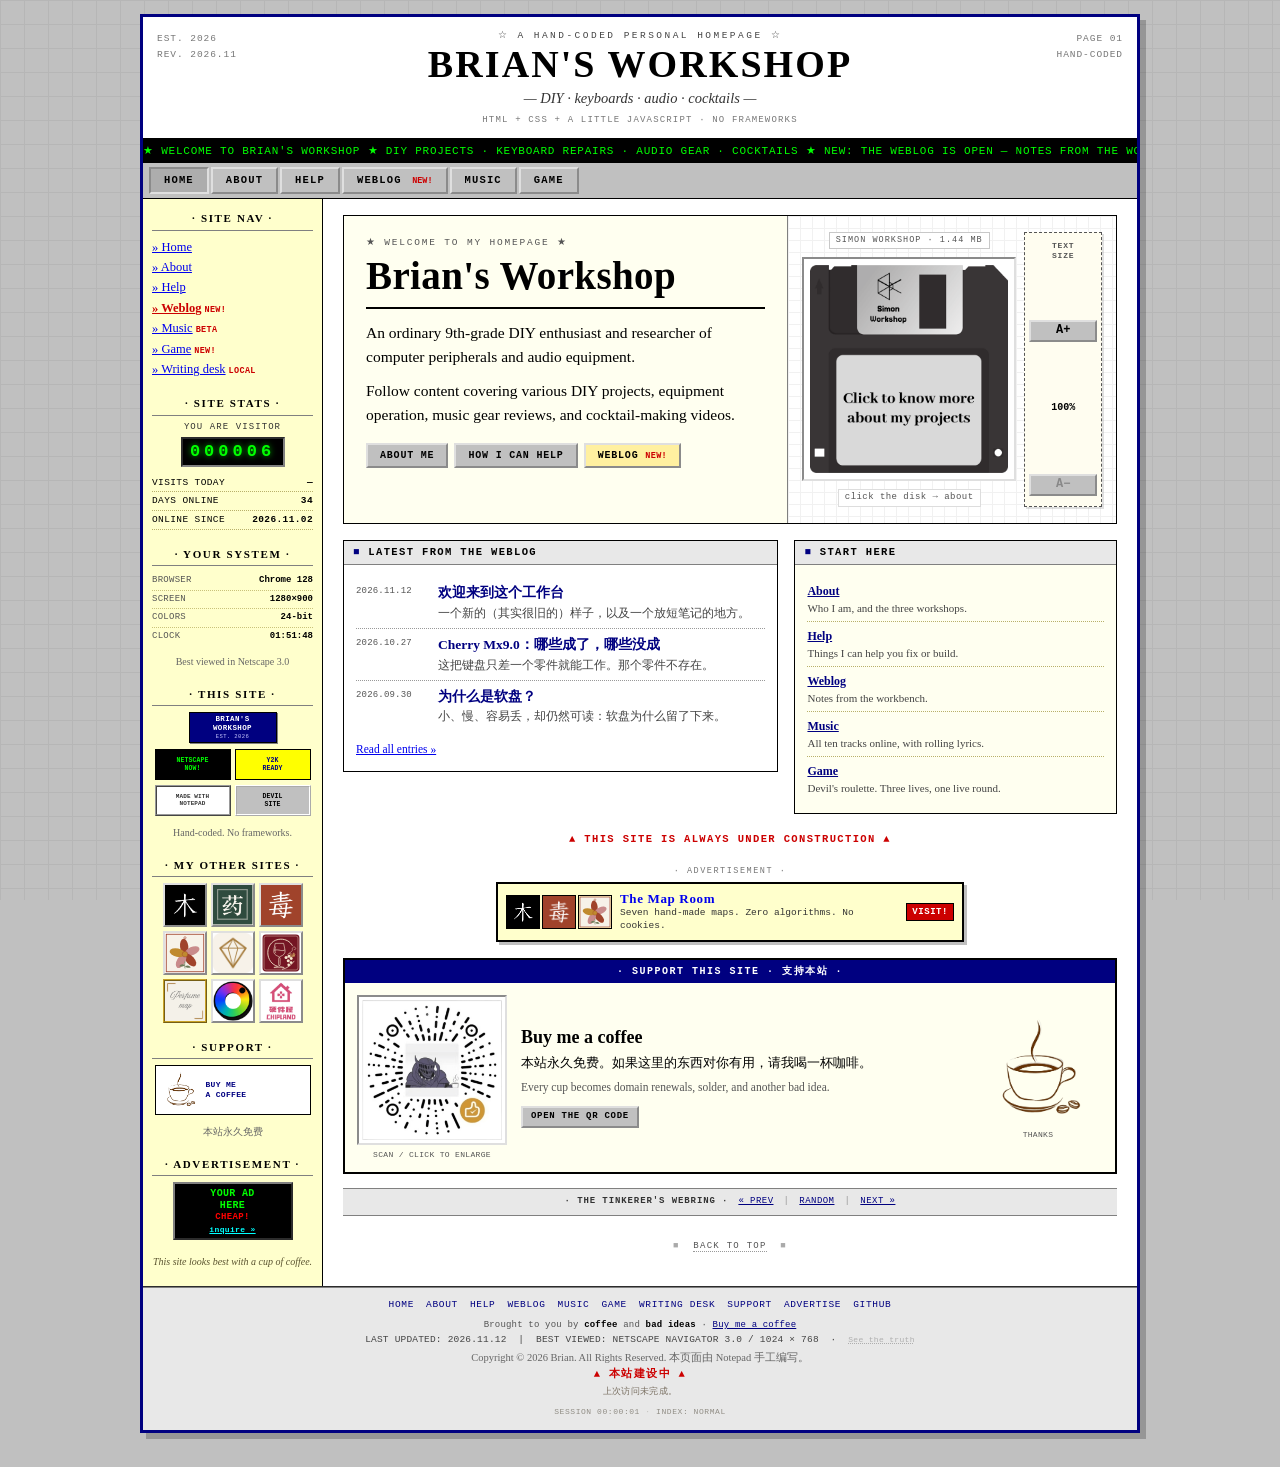
<file: home.html>
<!DOCTYPE html>
<html lang="en">
<head>
<meta charset="UTF-8">
<meta name="viewport" content="width=device-width, initial-scale=1">
<title>Brian's Workshop — Home</title>
<link rel="icon" href="data:image/svg+xml,%3Csvg xmlns='http://www.w3.org/2000/svg' viewBox='0 0 32 32'%3E%3Cpath d='M16 3v26M3 16h26M6.8 6.8l18.4 18.4M25.2 6.8L6.8 25.2' stroke='black' stroke-width='2.4' stroke-linecap='round'/%3E%3C/svg%3E">
<script>
try {
  var savedTextSize = parseInt(localStorage.getItem("bw_textsize"), 10) || 0;
  if (savedTextSize === 1 || savedTextSize === 2) {
    document.documentElement.classList.add("textsize-" + savedTextSize);
  }
} catch (e) {}
</script>
<link rel="stylesheet" href="style.css">
<link rel="stylesheet" href="psych.css">
</head>
<body>

<a class="skip-link" href="#main">Skip to content</a>

<div class="page home">

  <header class="masthead">
    <div class="mast-edge mast-edge-left">
      <span>EST. 2026</span>
      <span>REV. 2026.11</span>
    </div>
    <div class="mast-center">
      <p class="mast-kicker">☆ A HAND-CODED PERSONAL HOMEPAGE ☆</p>
      <p class="mast-title"><a href="home.html">Brian's Workshop</a></p>
      <p class="mast-sub">— DIY · keyboards · audio · cocktails —</p>
      <p class="mast-meta">HTML + CSS + A LITTLE JAVASCRIPT · NO FRAMEWORKS</p>
    </div>
    <div class="mast-edge mast-edge-right">
      <span>PAGE 01</span>
      <span>HAND-CODED</span>
    </div>
  </header>

  <div class="ticker" aria-label="Site news ticker">
    <div class="ticker-track">
      <span>★ WELCOME TO BRIAN'S WORKSHOP ★ DIY PROJECTS · KEYBOARD REPAIRS · AUDIO GEAR · COCKTAILS ★ NEW: THE WEBLOG IS OPEN — NOTES FROM THE WORKBENCH ★ MUSIC BOX: 10 TRACKS ONLINE — FULL PLAYLIST ★ NEW: DEVIL'S ROULETTE — DO NOT TRY THIS AT HOME ★ LINKS & BUTTON WALL ON ABOUT ★ NO ALGORITHMS, NO POP-UPS, JUST TINKERING ★ BEST VIEWED IN NETSCAPE NAVIGATOR 3.0 AT 1024×768 ★ THIS SITE IS ALWAYS UNDER CONSTRUCTION ★</span>
      <span aria-hidden="true">★ WELCOME TO BRIAN'S WORKSHOP ★ DIY PROJECTS · KEYBOARD REPAIRS · AUDIO GEAR · COCKTAILS ★ NEW: THE WEBLOG IS OPEN — NOTES FROM THE WORKBENCH ★ MUSIC BOX: 10 TRACKS ONLINE — FULL PLAYLIST ★ NEW: DEVIL'S ROULETTE — DO NOT TRY THIS AT HOME ★ LINKS & BUTTON WALL ON ABOUT ★ NO ALGORITHMS, NO POP-UPS, JUST TINKERING ★ BEST VIEWED IN NETSCAPE NAVIGATOR 3.0 AT 1024×768 ★ THIS SITE IS ALWAYS UNDER CONSTRUCTION ★</span>
    </div>
  </div>

  <nav class="mainnav" aria-label="Primary">
    <a href="home.html" aria-current="page">Home</a>
    <a href="about.html">About</a>
    <a href="help.html">Help</a>
    <a href="blog.html">Weblog <span class="new blink">NEW!</span></a>
    <a href="music.html">Music</a>
    <a href="roulette.html">Game</a>
  </nav>

  <div class="layout">

    <aside class="sidebar" aria-label="Site sidebar">
      <section class="sidebox">
        <h2 class="sidebox-title">· SITE NAV ·</h2>
        <ul class="navlist">
          <li><a href="home.html">» Home</a></li>
          <li><a href="about.html">» About</a></li>
          <li><a href="help.html">» Help</a></li>
          <li><a class="hot" href="blog.html">» Weblog</a> <span class="new blink">NEW!</span></li>
          <li><a href="music.html">» Music</a> <span class="new">BETA</span></li>
          <li><a href="roulette.html">» Game</a> <span class="new">NEW!</span></li>
          <li><a href="write.html">» Writing desk</a> <span class="new">LOCAL</span></li>
        </ul>
      </section>

      <section class="sidebox">
        <h2 class="sidebox-title">· SITE STATS ·</h2>
        <div class="stats">
          <p class="stat-label">YOU ARE VISITOR</p>
          <p class="counter" id="hitCount" title="Visitor counter">000000</p>
          <p class="stat-row"><span>VISITS TODAY</span> <b id="todayCount">—</b></p>
          <p class="stat-row"><span>DAYS ONLINE</span> <b id="daysOnline">—</b></p>
          <p class="stat-row"><span>ONLINE SINCE</span> <b>2026.11.02</b></p>
        </div>
      </section>

      <section class="sidebox textsize-box">
        <h2 class="sidebox-title">· TEXT SIZE ·</h2>
        <div class="textsize" role="group" aria-label="Text size">
          <button type="button" data-textsize="-1" aria-label="Decrease text size">A&minus;</button>
          <span class="textsize-value" aria-live="polite">100%</span>
          <button type="button" data-textsize="1" aria-label="Increase text size">A+</button>
        </div>
      </section>

      <section class="sidebox system-box">
        <h2 class="sidebox-title">· YOUR SYSTEM ·</h2>
        <ul class="syslist">
          <li><span>BROWSER</span><b data-sys="browser">…</b></li>
          <li><span>SCREEN</span><b data-sys="screen">…</b></li>
          <li><span>COLORS</span><b data-sys="colors">…</b></li>
          <li><span>CLOCK</span><b data-sys="time">…</b></li>
        </ul>
        <p class="tiny center">Best viewed in Netscape 3.0</p>
      </section>

      <section class="sidebox">
        <h2 class="sidebox-title">· THIS SITE ·</h2>
        <a class="badge88" href="home.html" aria-label="Brian's Workshop — home">
          <span>BRIAN'S<br>WORKSHOP</span>
          <small>EST. 2026</small>
        </a>
        <div class="badge-row">
          <a class="mini-badge mb-netscape" href="https://www.mozilla.org/firefox/" target="_blank" rel="noopener">Netscape<br>Now!</a>
          <span class="mini-badge mb-y2k">Y2K<br>Ready</span>
        </div>
        <div class="badge-row">
          <span class="mini-badge mb-notepad">Made with<br>Notepad</span>
          <button class="mini-badge mb-devil devil-badge" type="button" aria-label="Devil Site">Devil<br>Site</button>
        </div>
        <p class="tiny center">Hand-coded. No frameworks.</p>
      </section>

      <section class="sidebox">
        <h2 class="sidebox-title">· MY OTHER SITES ·</h2>
        <div class="site-icons">
          <a href="https://BZHU404.github.io/wood_map" target="_blank" rel="noopener" title="wood_map"><img src="assets/wood.png" alt="wood_map"></a>
          <a href="https://BZHU404.github.io/chinamed_map" target="_blank" rel="noopener" title="chinamed_map"><img src="assets/chinamed.png" alt="chinamed_map"></a>
          <a href="https://BZHU404.github.io/Poison_map" target="_blank" rel="noopener" title="Poison_map"><img src="assets/poison.png" alt="Poison_map"></a>
          <a href="https://BZHU404.github.io/Flower_map" target="_blank" rel="noopener" title="Flower_map"><img src="assets/flower.svg" alt="Flower_map"></a>
          <a href="https://BZHU404.github.io/lux_map" target="_blank" rel="noopener" title="lux_map"><img src="assets/lux.png" alt="lux_map"></a>
          <a href="https://BZHU404.github.io/alcohol_map" target="_blank" rel="noopener" title="酒谱 alcohol_map" aria-label="酒谱 alcohol_map"><img src="assets/wine-logo.svg" alt="酒谱 — alcohol map logo"></a>
          <a class="logo-tile" href="https://BZHU404.github.io/perfume_map/" target="_blank" rel="noopener" title="香谱 perfume_map" aria-label="香谱 perfume_map"><img src="assets/perfume-logo.webp" alt="香谱 — perfume map logo"></a>
          <a class="site-icon-color" href="https://bzhu404.github.io/color_selecter/" target="_blank" rel="noopener" title="Color Selecter" aria-label="Color Selecter"><img src="assets/color-selecter.png" alt="Color Selecter"></a>
          <a class="site-icon-color" href="https://bzhu404.github.io/chipland" target="_blank" rel="noopener" title="CHIPLAND" aria-label="CHIPLAND"><img src="assets/chipland.png" alt="CHIPLAND"></a>
        </div>
      </section>

      <section class="sidebox">
        <h2 class="sidebox-title">· SUPPORT ·</h2>
        <a class="support-mini" href="#support">
          <img src="assets/coffee-cup.png" alt="A cup of coffee">
          <span>Buy me<br>a coffee</span>
        </a>
        <p class="tiny center">本站永久免费</p>
      </section>

      <section class="sidebox">
        <h2 class="sidebox-title">· ADVERTISEMENT ·</h2>
        <div class="ad-120">
          <b>YOUR AD<br>HERE</b>
          <span class="blink">CHEAP!</span>
          <a href="https://github.com/BZHU404" target="_blank" rel="noopener">inquire »</a>
        </div>
      </section>

      <p class="sidebar-note">This site looks best with a cup of coffee.</p>
    </aside>

    <main id="main" class="content">

      <section class="hero">
        <div class="hero-copy">
          <p class="hero-kicker">★ WELCOME TO MY HOMEPAGE ★</p>
          <h1>Brian's Workshop</h1>
          <p class="lede">An ordinary 9th-grade DIY enthusiast and researcher of computer peripherals and audio equipment.</p>
          <p class="lede">Follow content covering various DIY projects, equipment operation, music gear reviews, and cocktail-making videos.</p>
          <div class="hero-actions">
            <a class="btn" href="about.html">About me</a>
            <a class="btn" href="help.html">How I can help</a>
            <a class="btn btn-hot" href="blog.html">Weblog <span class="new blink">NEW!</span></a>
          </div>
        </div>
        <div class="hero-disk">
          <div class="disk-station">
            <div class="disk-side">
              <p class="disk-label">SIMON WORKSHOP · 1.44 MB</p>
              <div class="floppy-frame">
                <a class="floppy-link" href="about.html" aria-label="Floppy disk button: go to About">
                  <img class="floppy" src="assets/floppy-trim.png" alt="Simon Workshop floppy disk — Click to know more about my projects">
                </a>
              </div>
              <p class="disk-hint">click the disk → about</p>
            </div>
            <aside class="disk-textsize textsize" role="group" aria-label="Text size">
              <span class="disk-textsize-title">TEXT<br>SIZE</span>
              <button type="button" data-textsize="1" aria-label="Increase text size">A+</button>
              <span class="textsize-value" aria-live="polite">100%</span>
              <button type="button" data-textsize="-1" aria-label="Decrease text size">A&minus;</button>
            </aside>
          </div>
        </div>
      </section>

      <div class="home-grid">
        <section class="panel">
          <h2 class="panel-head">Latest from the weblog</h2>
          <div class="panel-body">
            <div class="latest-posts" id="latestPosts">
              <p class="latest-excerpt">Loading entries…</p>
            </div>
            <p class="more-link"><a href="blog.html">Read all entries »</a></p>
          </div>
        </section>

        <section class="panel panel-yellow">
          <h2 class="panel-head">Start here</h2>
          <div class="panel-body">
            <ul class="start-list">
              <li><a href="about.html">About</a><span>Who I am, and the three workshops.</span></li>
              <li><a href="help.html">Help</a><span>Things I can help you fix or build.</span></li>
              <li><a href="blog.html">Weblog</a><span>Notes from the workbench.</span></li>
              <li><a href="music.html">Music</a><span>All ten tracks online, with rolling lyrics.</span></li>
              <li><a href="roulette.html">Game</a><span>Devil's roulette. Three lives, one live round.</span></li>
            </ul>
          </div>
        </section>
      </div>

      <p class="construction"><span class="blink">▲</span> This site is always under construction <span class="blink">▲</span></p>

      <section class="ad-block" aria-label="Advertisement">
        <span class="ad-label">· ADVERTISEMENT ·</span>
        <a class="ad-468" href="https://BZHU404.github.io/wood_map" target="_blank" rel="noopener">
          <span class="ad-468-thumbs">
            <img src="assets/wood.png" alt="">
            <img src="assets/poison.png" alt="">
            <img src="assets/flower.svg" alt="">
          </span>
          <span class="ad-468-copy">
            <b>The Map Room</b>
            <small>Seven hand-made maps. Zero algorithms. No cookies.</small>
          </span>
          <span class="ad-468-cta flash">Visit!</span>
        </a>
      </section>

      <section class="support" id="support">
        <h2 class="support-title">· Support this site · 支持本站 ·</h2>
        <div class="support-grid">
          <div class="support-qr">
            <a href="assets/coffee-qr.png" target="_blank" rel="noopener" title="Open the coffee QR code">
              <img src="assets/coffee-qr.png" alt="Coffee QR code — scan to support the site">
            </a>
            <span>Scan / click to enlarge</span>
          </div>
          <div class="support-copy">
            <h3>Buy me a coffee</h3>
            <p>本站永久免费。如果这里的东西对你有用，请我喝一杯咖啡。</p>
            <p class="support-small">Every cup becomes domain renewals, solder, and another bad idea.</p>
            <a class="btn btn-small" href="assets/coffee-qr.png" target="_blank" rel="noopener">Open the QR code</a>
          </div>
          <div class="support-cup">
            <img src="assets/coffee-cup.png" alt="A cup of coffee">
            <span>Thanks</span>
          </div>
        </div>
      </section>

      <nav class="webring" id="webring" aria-label="Webring">
        <span class="webring-title">· The Tinkerer's Webring ·</span>
        <a href="https://BZHU404.github.io/wood_map" target="_blank" rel="noopener">&laquo; prev</a>
        <span class="sep">|</span>
        <a id="randomSite" href="https://BZHU404.github.io/Flower_map" target="_blank" rel="noopener" title="Random map site">random</a>
        <span class="sep">|</span>
        <a href="https://BZHU404.github.io/Poison_map" target="_blank" rel="noopener">next &raquo;</a>
      </nav>

      <p class="page-end"><span class="dot">■</span> <a href="#main">Back to top</a> <span class="dot">■</span></p>

    </main>
  </div>

  <footer class="sitefooter">
    <nav class="footer-nav" aria-label="Footer">
      <a href="home.html">Home</a>
      <a href="about.html">About</a>
      <a href="help.html">Help</a>
      <a href="blog.html">Weblog</a>
      <a href="music.html">Music</a>
      <a href="roulette.html">Game</a>
      <a href="write.html">Writing desk</a>
      <a href="#support">Support</a>
      <a href="https://github.com/BZHU404" target="_blank" rel="noopener">Advertise</a>
      <a href="https://github.com/BZHU404" target="_blank" rel="noopener">GitHub</a>
    </nav>
    <p class="footer-sponsor">Brought to you by <b>coffee</b> and <b>bad ideas</b> · <a href="#support">Buy me a coffee</a></p>
    <p class="footer-line">LAST UPDATED: 2026.11.12 &nbsp;|&nbsp; BEST VIEWED: NETSCAPE NAVIGATOR 3.0 / 1024 × 768 &nbsp;·&nbsp; <button class="truth-trigger" id="truthTrigger" type="button">See the truth</button></p>
    <p class="footer-fine">Copyright © 2026 Brian. All Rights Reserved. 本页面由 Notepad 手工编写。<br>
    <span class="construction blink">▲ 本站建设中 ▲</span></p>
  </footer>

</div>

<section class="truth-page" id="truthPage" aria-label="Devil's Ravenstone" aria-hidden="true" hidden>
  <div class="truth-wrap">
    <header class="truth-top">
      <span class="truth-signal"><span class="truth-led" aria-hidden="true"></span> SIGNAL: UNKNOWN</span>
      <span class="truth-coords">N 00°00'00" / E 00°00'00"</span>
      <span class="truth-clock" id="truthClock">--:--:--</span>
    </header>

    <p class="truth-kicker">A PAGE THAT SHOULD NOT BE INDEXED</p>
    <div class="truth-head">
      <div>
        <h1 id="truthTitle" tabindex="-1">DEVIL'S<br>RAVENSTONE</h1>
        <p class="truth-sub">There was never a workshop. Only a door.</p>
      </div>
      <div class="truth-eye-frame">
        <img class="truth-eye" src="assets/TheCreepyEye.gif" alt="The ravenstone">
        <span>IT IS AWAKE</span>
      </div>
    </div>

    <div class="truth-rule" aria-hidden="true"></div>

    <div class="truth-opening">
      <p>You asked to see the truth. The workshop was a door. The door was a mouth.</p>
      <p>I fix keyboards. I fix the small machines people use to talk to each other. I do not fix what answers.</p>
      <p>If you are reading this, the link you followed was not a link. It was a pulse.</p>
    </div>

    <nav class="truth-nav" aria-label="Locked navigation">
      <button type="button" data-truth-lock data-truth-say="THE DOOR: It is already open. You are inside.">THE DOOR</button>
      <button type="button" data-truth-lock data-truth-say="THE LIST: Your name is not on it. That is worse.">THE LIST</button>
      <button type="button" data-truth-lock data-truth-say="THE STATIC: It is not static. It is listening.">THE STATIC</button>
      <button type="button" data-truth-lock data-truth-say="THE DEBT: You have always owed it.">THE DEBT</button>
      <button type="button" data-truth-lock data-truth-say="NO EXIT: There is no exit. There is only a smaller room.">NO EXIT</button>
    </nav>

    <div class="truth-grid">
      <article class="truth-card">
        <p class="truth-index">01 / WHAT THIS IS</p>
        <h2>NOT A PORTFOLIO</h2>
        <p>This is residue. A list of things that were never meant to be found, left where the old web forgets to sweep.</p>
      </article>
      <article class="truth-card">
        <p class="truth-index">02 / WHAT I DO</p>
        <h2>SMALL MACHINES</h2>
        <p>Keyboards, mice, dead ports, the little clicks that make people feel heard. The front room was always a cover. The rest of the house listened.</p>
      </article>
      <article class="truth-card">
        <p class="truth-index">03 / THE RULES</p>
        <h2>NO NAMES. NO FACES.</h2>
        <p>If you see a door, do not knock. It has already seen you. If the screen goes dark, do not wait for it to come back.</p>
      </article>
      <article class="truth-card">
        <p class="truth-index">04 / CONTACT</p>
        <h2>LEAVE A MESSAGE</h2>
        <p>You don't. Leave it in the static. If it answers, do not reply twice.</p>
      </article>
    </div>

    <p class="truth-log" id="truthLog" role="status" aria-live="polite">SIGNAL: UNKNOWN. YOU ARE EARLY.</p>
    <p class="truth-hint">NO EXIT. NO REFRESH. NO ONE IS COMING.</p>

    <footer class="truth-footer">
      <span>DEVIL'S RAVENSTONE / EST. BEFORE THE WEB</span>
      <span class="truth-footer-mid">YOU ARE THE ONLY VISITOR</span>
      <button class="truth-forget" id="truthForget" type="button">forget</button>
    </footer>
  </div>
</section>

<span id="psychHome" hidden></span>

<script src="posts.js"></script>
<script src="blog.js"></script>
<script src="site.js"></script>
<script src="truth.js"></script>
<script src="psych.js"></script>
</body>
</html>
</file>
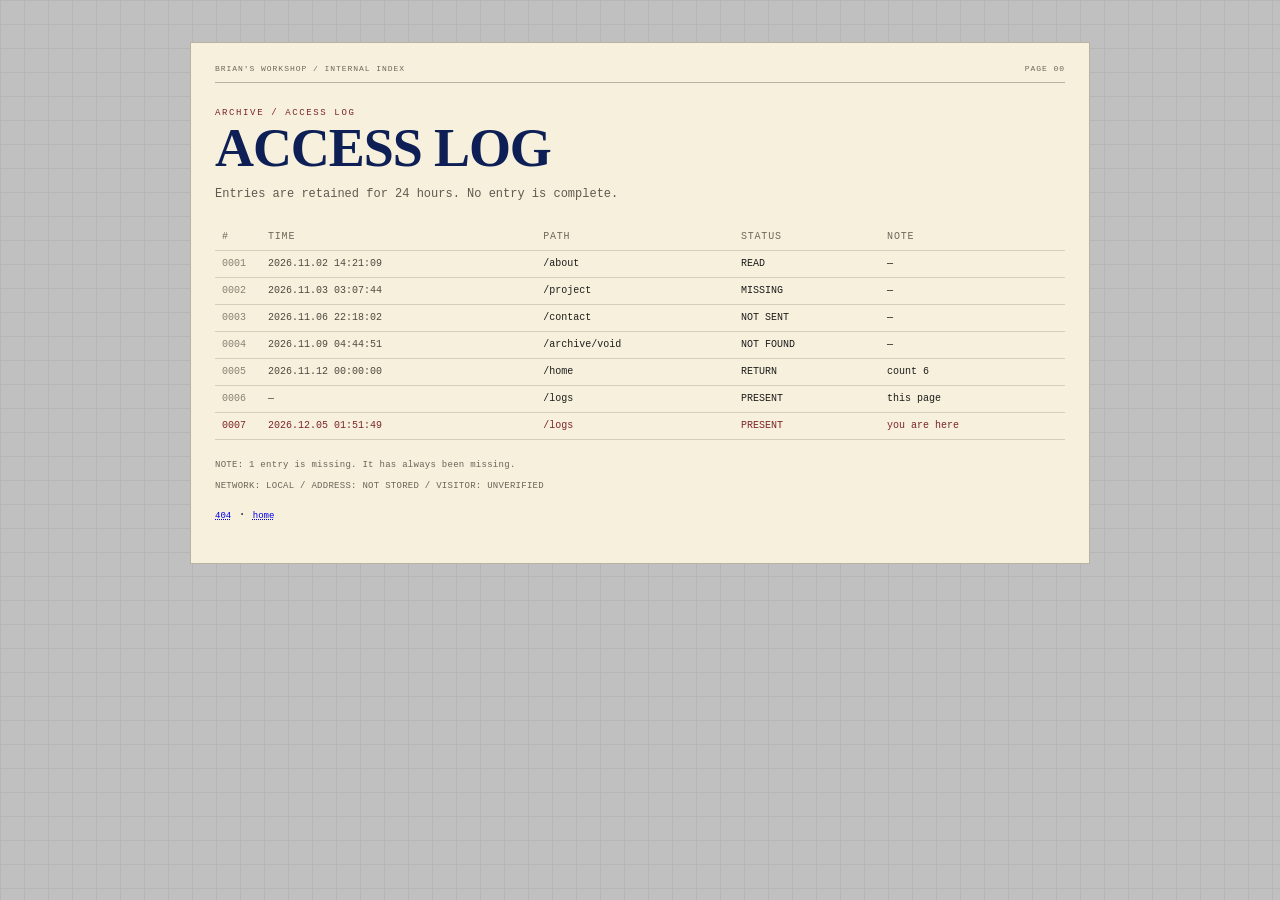
<file: logs.html>
<!DOCTYPE html>
<html lang="en">
<head>
  <meta charset="utf-8">
  <meta name="viewport" content="width=device-width, initial-scale=1">
  <meta name="robots" content="noindex,nofollow">
  <title>Brian's Workshop — Access Log</title>
  <link rel="stylesheet" href="style.css">
  <link rel="stylesheet" href="psych.css">
</head>
<body>
  <main class="psych-logpage">
    <div class="psych-log-head">
      <span>BRIAN'S WORKSHOP / INTERNAL INDEX</span>
      <span>PAGE 00</span>
    </div>

    <p class="psych-log-kicker">ARCHIVE / ACCESS LOG</p>
    <h1>ACCESS LOG</h1>
    <p class="psych-log-lede">Entries are retained for 24 hours. No entry is complete.</p>

    <table class="psych-log-table">
      <thead>
        <tr><th>#</th><th>TIME</th><th>PATH</th><th>STATUS</th><th>NOTE</th></tr>
      </thead>
      <tbody>
        <tr><td>0001</td><td>2026.11.02 14:21:09</td><td>/about</td><td>READ</td><td>—</td></tr>
        <tr><td>0002</td><td>2026.11.03 03:07:44</td><td>/project</td><td>MISSING</td><td>—</td></tr>
        <tr><td>0003</td><td>2026.11.06 22:18:02</td><td>/contact</td><td>NOT SENT</td><td>—</td></tr>
        <tr><td>0004</td><td>2026.11.09 04:44:51</td><td>/archive/void</td><td>NOT FOUND</td><td>—</td></tr>
        <tr><td>0005</td><td>2026.11.12 00:00:00</td><td>/home</td><td>RETURN</td><td>count 6</td></tr>
        <tr><td>0006</td><td>—</td><td>/logs</td><td>PRESENT</td><td>this page</td></tr>
        <tr><td>0007</td><td><span data-psych-now>—</span></td><td>/logs</td><td>PRESENT</td><td>you are here</td></tr>
      </tbody>
    </table>

    <p class="psych-log-note">NOTE: 1 entry is missing. It has always been missing.</p>
    <p class="psych-log-note">NETWORK: LOCAL / ADDRESS: NOT STORED / VISITOR: UNVERIFIED</p>
    <p><a class="psych-log-back" href="404.html">404</a> <span>·</span> <a class="psych-log-back" href="home.html">home</a></p>
  </main>

  <script src="psych.js"></script>
</body>
</html>
</file>
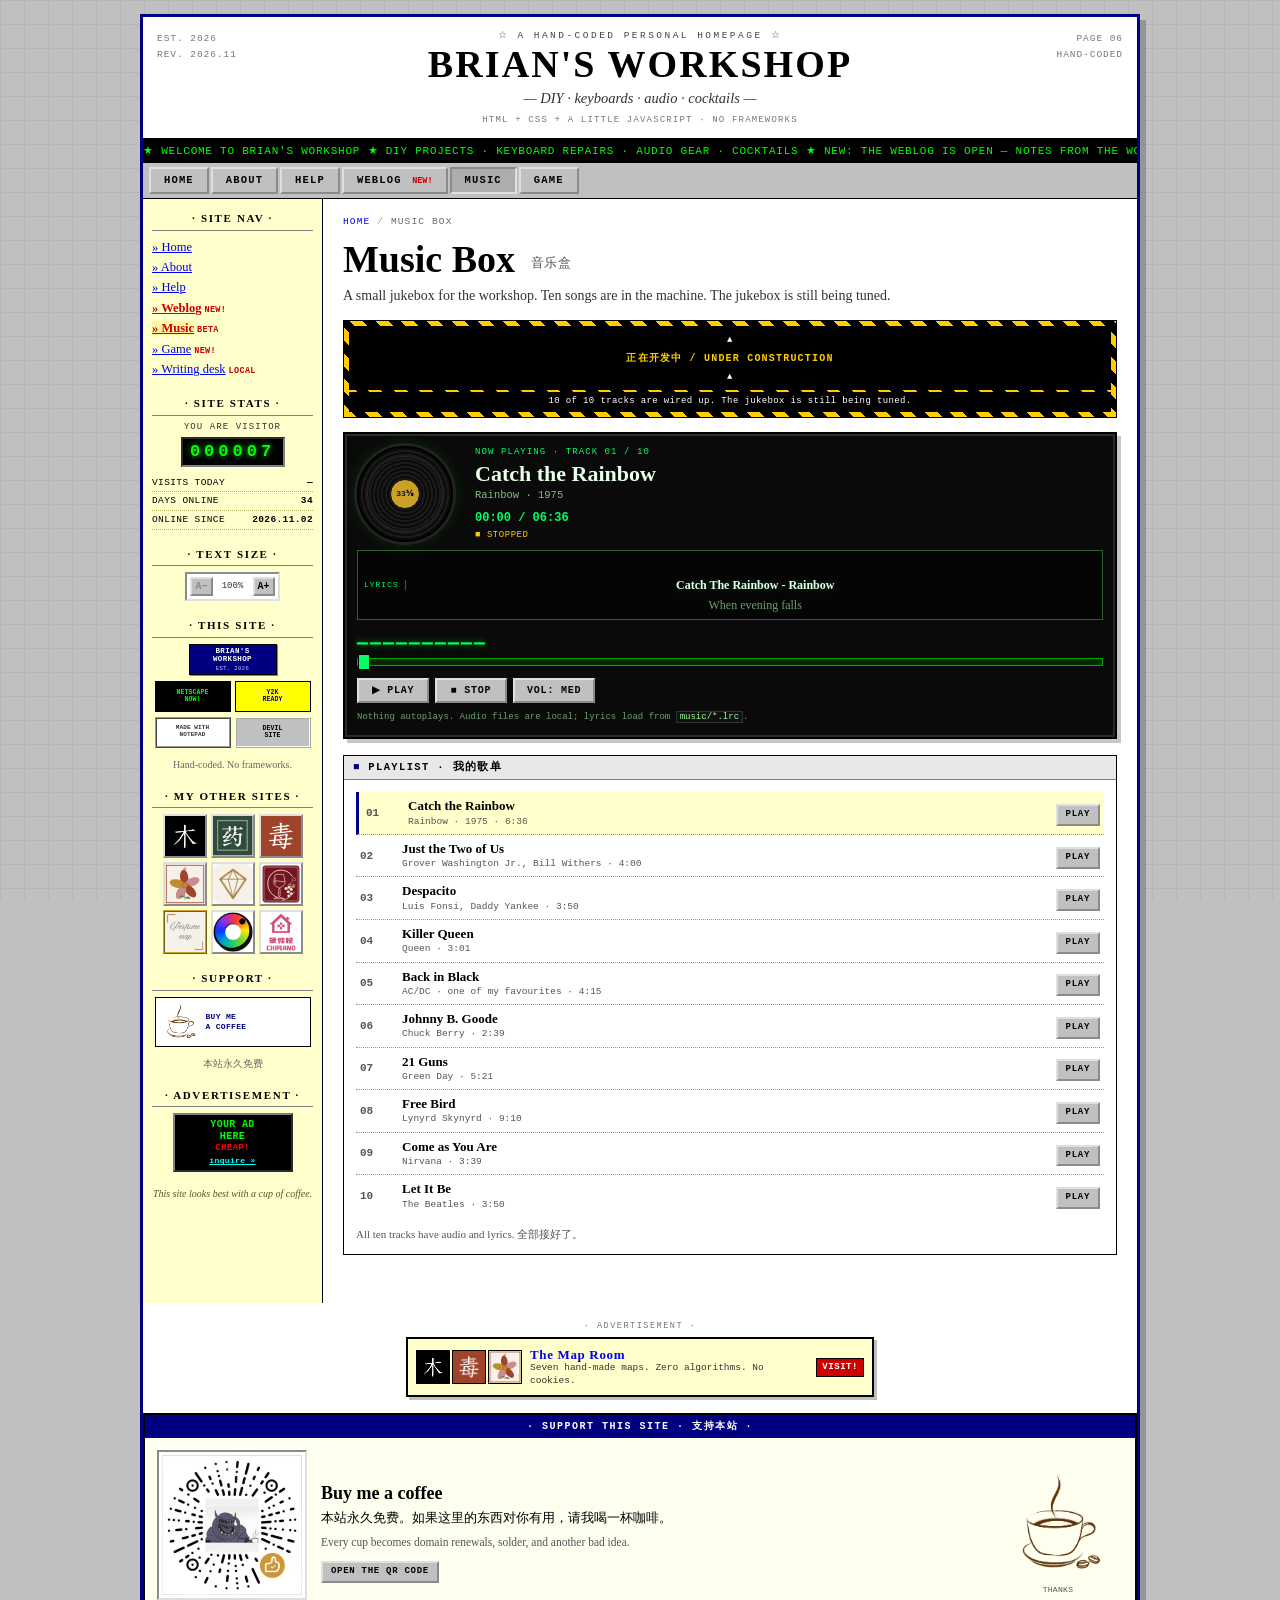
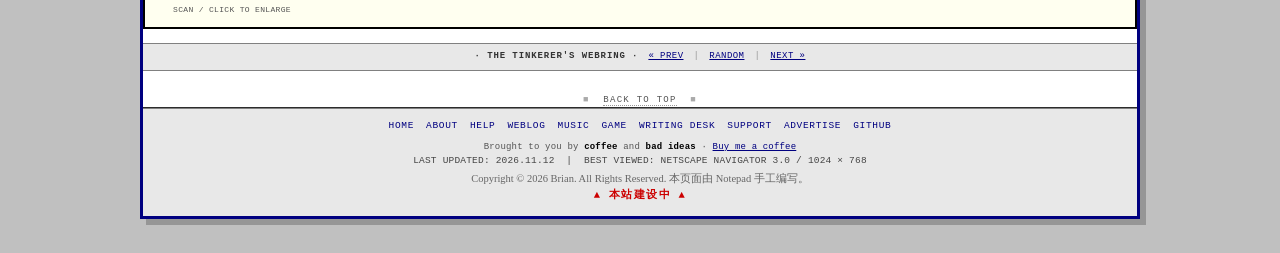
<file: music.html>
<!DOCTYPE html>
<html lang="en">
<head>
<meta charset="UTF-8">
<meta name="viewport" content="width=device-width, initial-scale=1">
<title>Brian's Workshop — Music Box</title>
<link rel="icon" href="data:image/svg+xml,%3Csvg xmlns='http://www.w3.org/2000/svg' viewBox='0 0 32 32'%3E%3Cpath d='M16 3v26M3 16h26M6.8 6.8l18.4 18.4M25.2 6.8L6.8 25.2' stroke='black' stroke-width='2.4' stroke-linecap='round'/%3E%3C/svg%3E">
<script>
try {
  var savedTextSize = parseInt(localStorage.getItem("bw_textsize"), 10) || 0;
  if (savedTextSize === 1 || savedTextSize === 2) {
    document.documentElement.classList.add("textsize-" + savedTextSize);
  }
} catch (e) {}
</script>
<link rel="stylesheet" href="style.css">
</head>
<body class="music-page">

<a class="skip-link" href="#main">Skip to content</a>

<div class="page">

  <header class="masthead">
    <div class="mast-edge mast-edge-left">
      <span>EST. 2026</span>
      <span>REV. 2026.11</span>
    </div>
    <div class="mast-center">
      <p class="mast-kicker">☆ A HAND-CODED PERSONAL HOMEPAGE ☆</p>
      <p class="mast-title"><a href="home.html">Brian's Workshop</a></p>
      <p class="mast-sub">— DIY · keyboards · audio · cocktails —</p>
      <p class="mast-meta">HTML + CSS + A LITTLE JAVASCRIPT · NO FRAMEWORKS</p>
    </div>
    <div class="mast-edge mast-edge-right">
      <span>PAGE 06</span>
      <span>HAND-CODED</span>
    </div>
  </header>

  <div class="ticker" aria-label="Site news ticker">
    <div class="ticker-track">
      <span>★ WELCOME TO BRIAN'S WORKSHOP ★ DIY PROJECTS · KEYBOARD REPAIRS · AUDIO GEAR · COCKTAILS ★ NEW: THE WEBLOG IS OPEN — NOTES FROM THE WORKBENCH ★ MUSIC BOX: 10 TRACKS ONLINE — FULL PLAYLIST ★ NEW: DEVIL'S ROULETTE — DO NOT TRY THIS AT HOME ★ LINKS & BUTTON WALL ON ABOUT ★ NO ALGORITHMS, NO POP-UPS, JUST TINKERING ★ BEST VIEWED IN NETSCAPE NAVIGATOR 3.0 AT 1024×768 ★ THIS SITE IS ALWAYS UNDER CONSTRUCTION ★</span>
      <span aria-hidden="true">★ WELCOME TO BRIAN'S WORKSHOP ★ DIY PROJECTS · KEYBOARD REPAIRS · AUDIO GEAR · COCKTAILS ★ NEW: THE WEBLOG IS OPEN — NOTES FROM THE WORKBENCH ★ MUSIC BOX: 10 TRACKS ONLINE — FULL PLAYLIST ★ NEW: DEVIL'S ROULETTE — DO NOT TRY THIS AT HOME ★ LINKS & BUTTON WALL ON ABOUT ★ NO ALGORITHMS, NO POP-UPS, JUST TINKERING ★ BEST VIEWED IN NETSCAPE NAVIGATOR 3.0 AT 1024×768 ★ THIS SITE IS ALWAYS UNDER CONSTRUCTION ★</span>
    </div>
  </div>

  <nav class="mainnav" aria-label="Primary">
    <a href="home.html">Home</a>
    <a href="about.html">About</a>
    <a href="help.html">Help</a>
    <a href="blog.html">Weblog <span class="new blink">NEW!</span></a>
    <a href="music.html" aria-current="page">Music</a>
    <a href="roulette.html">Game</a>
  </nav>

  <div class="layout">

    <aside class="sidebar" aria-label="Site sidebar">
      <section class="sidebox">
        <h2 class="sidebox-title">· SITE NAV ·</h2>
        <ul class="navlist">
          <li><a href="home.html">» Home</a></li>
          <li><a href="about.html">» About</a></li>
          <li><a href="help.html">» Help</a></li>
          <li><a class="hot" href="blog.html">» Weblog</a> <span class="new blink">NEW!</span></li>
          <li><a href="music.html" aria-current="page">» Music</a> <span class="new">BETA</span></li>
          <li><a href="roulette.html">» Game</a> <span class="new">NEW!</span></li>
          <li><a href="write.html">» Writing desk</a> <span class="new">LOCAL</span></li>
        </ul>
      </section>

      <section class="sidebox">
        <h2 class="sidebox-title">· SITE STATS ·</h2>
        <div class="stats">
          <p class="stat-label">YOU ARE VISITOR</p>
          <p class="counter" id="hitCount" title="Visitor counter">000000</p>
          <p class="stat-row"><span>VISITS TODAY</span> <b id="todayCount">—</b></p>
          <p class="stat-row"><span>DAYS ONLINE</span> <b id="daysOnline">—</b></p>
          <p class="stat-row"><span>ONLINE SINCE</span> <b>2026.11.02</b></p>
        </div>
      </section>

      <section class="sidebox textsize-box">
        <h2 class="sidebox-title">· TEXT SIZE ·</h2>
        <div class="textsize" role="group" aria-label="Text size">
          <button type="button" data-textsize="-1" aria-label="Decrease text size">A&minus;</button>
          <span class="textsize-value" aria-live="polite">100%</span>
          <button type="button" data-textsize="1" aria-label="Increase text size">A+</button>
        </div>
      </section>

      <section class="sidebox">
        <h2 class="sidebox-title">· THIS SITE ·</h2>
        <a class="badge88" href="home.html" aria-label="Brian's Workshop — home">
          <span>BRIAN'S<br>WORKSHOP</span>
          <small>EST. 2026</small>
        </a>
        <div class="badge-row">
          <a class="mini-badge mb-netscape" href="https://www.mozilla.org/firefox/" target="_blank" rel="noopener">Netscape<br>Now!</a>
          <span class="mini-badge mb-y2k">Y2K<br>Ready</span>
        </div>
        <div class="badge-row">
          <span class="mini-badge mb-notepad">Made with<br>Notepad</span>
          <button class="mini-badge mb-devil devil-badge" type="button" aria-label="Devil Site">Devil<br>Site</button>
        </div>
        <p class="tiny center">Hand-coded. No frameworks.</p>
      </section>

      <section class="sidebox">
        <h2 class="sidebox-title">· MY OTHER SITES ·</h2>
        <div class="site-icons">
          <a href="https://BZHU404.github.io/wood_map" target="_blank" rel="noopener" title="wood_map"><img src="assets/wood.png" alt="wood_map"></a>
          <a href="https://BZHU404.github.io/chinamed_map" target="_blank" rel="noopener" title="chinamed_map"><img src="assets/chinamed.png" alt="chinamed_map"></a>
          <a href="https://BZHU404.github.io/Poison_map" target="_blank" rel="noopener" title="Poison_map"><img src="assets/poison.png" alt="Poison_map"></a>
          <a href="https://BZHU404.github.io/Flower_map" target="_blank" rel="noopener" title="Flower_map"><img src="assets/flower.svg" alt="Flower_map"></a>
          <a href="https://BZHU404.github.io/lux_map" target="_blank" rel="noopener" title="lux_map"><img src="assets/lux.png" alt="lux_map"></a>
          <a href="https://BZHU404.github.io/alcohol_map" target="_blank" rel="noopener" title="酒谱 alcohol_map" aria-label="酒谱 alcohol_map"><img src="assets/wine-logo.svg" alt="酒谱 — alcohol map logo"></a>
          <a class="logo-tile" href="https://BZHU404.github.io/perfume_map/" target="_blank" rel="noopener" title="香谱 perfume_map" aria-label="香谱 perfume_map"><img src="assets/perfume-logo.webp" alt="香谱 — perfume map logo"></a>
          <a class="site-icon-color" href="https://bzhu404.github.io/color_selecter/" target="_blank" rel="noopener" title="Color Selecter" aria-label="Color Selecter"><img src="assets/color-selecter.png" alt="Color Selecter"></a>
          <a class="site-icon-color" href="https://bzhu404.github.io/chipland" target="_blank" rel="noopener" title="CHIPLAND" aria-label="CHIPLAND"><img src="assets/chipland.png" alt="CHIPLAND"></a>
        </div>
      </section>

      <section class="sidebox">
        <h2 class="sidebox-title">· SUPPORT ·</h2>
        <a class="support-mini" href="#support">
          <img src="assets/coffee-cup.png" alt="A cup of coffee">
          <span>Buy me<br>a coffee</span>
        </a>
        <p class="tiny center">本站永久免费</p>
      </section>

      <section class="sidebox">
        <h2 class="sidebox-title">· ADVERTISEMENT ·</h2>
        <div class="ad-120">
          <b>YOUR AD<br>HERE</b>
          <span class="blink">CHEAP!</span>
          <a href="https://github.com/BZHU404" target="_blank" rel="noopener">inquire »</a>
        </div>
      </section>

      <p class="sidebar-note">This site looks best with a cup of coffee.</p>
    </aside>

        <main id="main" class="content">

      <p class="crumb"><a href="home.html">HOME</a> <span class="sep">/</span> MUSIC BOX</p>

      <div class="pagehead">
        <h1>Music Box <span class="music-cn">音乐盒</span></h1>
        <p class="page-sub">A small jukebox for the workshop. Ten songs are in the machine. The jukebox is still being tuned.</p>
      </div>

      <div class="construction-banner" role="status">
        <b><span class="blink">▲</span> 正在开发中 / UNDER CONSTRUCTION <span class="blink">▲</span></b>
        <span>10 of 10 tracks are wired up. The jukebox is still being tuned.</span>
      </div>

      <section class="music-player" aria-label="Music player">
        <audio id="bgm" src="music/catch-the-rainbow.mp3" preload="metadata"></audio>

        <div class="player-top">
          <div class="record" id="record" aria-hidden="true"><span class="record-label">33⅓</span></div>
          <div class="player-readout">
            <p class="player-kicker" id="trackKicker">NOW PLAYING · TRACK 01 / 10</p>
            <h2 id="trackTitle">Catch the Rainbow</h2>
            <p class="player-artist" id="trackArtist">Rainbow · 1975</p>
            <p class="player-time"><span id="musicTime">00:00 / 06:36</span></p>
            <p class="player-state" id="playState" aria-live="polite">■ STOPPED</p>
          </div>
        </div>

        <div class="player-lyrics" aria-label="Lyrics">
          <span class="player-lyrics-label">LYRICS</span>
          <div class="player-lyrics-window">
            <div class="player-lyrics-track" id="lyricsTrack"></div>
          </div>
        </div>

        <p class="viz" id="viz" aria-hidden="true">▁▁▁▁▁▁▁▁▁▁</p>

        <input class="seek" id="seek" type="range" min="0" max="100" value="0" step="0.1" aria-label="Seek through the song">

        <div class="player-controls">
          <button class="btn player-btn" type="button" id="btnMusic">▶ PLAY</button>
          <button class="btn player-btn" type="button" id="btnStop">■ STOP</button>
          <button class="btn player-btn" type="button" id="btnVol">VOL: MED</button>
        </div>
        <p class="player-note">Nothing autoplays. Audio files are local; lyrics load from <code>music/*.lrc</code>.</p>
      </section>

      <section class="panel">
        <h2 class="panel-head">Playlist · 我的歌单</h2>
        <div class="panel-body">
          <ol class="tracklist">
            <li class="track is-current" data-track="catch">
              <span class="track-num">01</span>
              <span class="track-name"><b>Catch the Rainbow</b><small>Rainbow · 1975 · 6:36</small></span>
              <span class="track-status"><button class="btn btn-small track-play" type="button" data-track="catch">PLAY</button></span>
            </li>
            <li class="track" data-track="just">
              <span class="track-num">02</span>
              <span class="track-name"><b>Just the Two of Us</b><small>Grover Washington Jr., Bill Withers · 4:00</small></span>
              <span class="track-status"><button class="btn btn-small track-play" type="button" data-track="just">PLAY</button></span>
            </li>
            <li class="track" data-track="despacito">
              <span class="track-num">03</span>
              <span class="track-name"><b>Despacito</b><small>Luis Fonsi, Daddy Yankee · 3:50</small></span>
              <span class="track-status"><button class="btn btn-small track-play" type="button" data-track="despacito">PLAY</button></span>
            </li>
            <li class="track" data-track="killer">
              <span class="track-num">04</span>
              <span class="track-name"><b>Killer Queen</b><small>Queen · 3:01</small></span>
              <span class="track-status"><button class="btn btn-small track-play" type="button" data-track="killer">PLAY</button></span>
            </li>
            <li class="track" data-track="back">
              <span class="track-num">05</span>
              <span class="track-name"><b>Back in Black</b><small>AC/DC · one of my favourites · 4:15</small></span>
              <span class="track-status"><button class="btn btn-small track-play" type="button" data-track="back">PLAY</button></span>
            </li>
            <li class="track" data-track="johnny">
              <span class="track-num">06</span>
              <span class="track-name"><b>Johnny B. Goode</b><small>Chuck Berry · 2:39</small></span>
              <span class="track-status"><button class="btn btn-small track-play" type="button" data-track="johnny">PLAY</button></span>
            </li>
            <li class="track" data-track="guns">
              <span class="track-num">07</span>
              <span class="track-name"><b>21 Guns</b><small>Green Day · 5:21</small></span>
              <span class="track-status"><button class="btn btn-small track-play" type="button" data-track="guns">PLAY</button></span>
            </li>
            <li class="track" data-track="freebird">
              <span class="track-num">08</span>
              <span class="track-name"><b>Free Bird</b><small>Lynyrd Skynyrd · 9:10</small></span>
              <span class="track-status"><button class="btn btn-small track-play" type="button" data-track="freebird">PLAY</button></span>
            </li>
            <li class="track" data-track="come">
              <span class="track-num">09</span>
              <span class="track-name"><b>Come as You Are</b><small>Nirvana · 3:39</small></span>
              <span class="track-status"><button class="btn btn-small track-play" type="button" data-track="come">PLAY</button></span>
            </li>
            <li class="track" data-track="letitbe">
              <span class="track-num">10</span>
              <span class="track-name"><b>Let It Be</b><small>The Beatles · 3:50</small></span>
              <span class="track-status"><button class="btn btn-small track-play" type="button" data-track="letitbe">PLAY</button></span>
            </li>
          </ol>
          <p class="tracklist-note">All ten tracks have audio and lyrics. 全部接好了。</p>
        </div>
      </section>

    </main>

</div>

      <section class="ad-block" aria-label="Advertisement">
        <span class="ad-label">· ADVERTISEMENT ·</span>
        <a class="ad-468" href="https://BZHU404.github.io/wood_map" target="_blank" rel="noopener">
          <span class="ad-468-thumbs">
            <img src="assets/wood.png" alt="">
            <img src="assets/poison.png" alt="">
            <img src="assets/flower.svg" alt="">
          </span>
          <span class="ad-468-copy">
            <b>The Map Room</b>
            <small>Seven hand-made maps. Zero algorithms. No cookies.</small>
          </span>
          <span class="ad-468-cta flash">Visit!</span>
        </a>
      </section>

      <section class="support" id="support">
        <h2 class="support-title">· Support this site · 支持本站 ·</h2>
        <div class="support-grid">
          <div class="support-qr">
            <a href="assets/coffee-qr.png" target="_blank" rel="noopener" title="Open the coffee QR code">
              <img src="assets/coffee-qr.png" alt="Coffee QR code — scan to support the site">
            </a>
            <span>Scan / click to enlarge</span>
          </div>
          <div class="support-copy">
            <h3>Buy me a coffee</h3>
            <p>本站永久免费。如果这里的东西对你有用，请我喝一杯咖啡。</p>
            <p class="support-small">Every cup becomes domain renewals, solder, and another bad idea.</p>
            <a class="btn btn-small" href="assets/coffee-qr.png" target="_blank" rel="noopener">Open the QR code</a>
          </div>
          <div class="support-cup">
            <img src="assets/coffee-cup.png" alt="A cup of coffee">
            <span>Thanks</span>
          </div>
        </div>
      </section>

      <nav class="webring" id="webring" aria-label="Webring">
        <span class="webring-title">· The Tinkerer's Webring ·</span>
        <a href="https://BZHU404.github.io/wood_map" target="_blank" rel="noopener">&laquo; prev</a>
        <span class="sep">|</span>
        <a id="randomSite" href="https://BZHU404.github.io/Flower_map" target="_blank" rel="noopener" title="Random map site">random</a>
        <span class="sep">|</span>
        <a href="https://BZHU404.github.io/Poison_map" target="_blank" rel="noopener">next &raquo;</a>
      </nav>

      <p class="page-end"><span class="dot">■</span> <a href="#main">Back to top</a> <span class="dot">■</span></p>

  <footer class="sitefooter">
    <nav class="footer-nav" aria-label="Footer">
      <a href="home.html">Home</a>
      <a href="about.html">About</a>
      <a href="help.html">Help</a>
      <a href="blog.html">Weblog</a>
      <a href="music.html">Music</a>
      <a href="roulette.html">Game</a>
      <a href="write.html">Writing desk</a>
      <a href="#support">Support</a>
      <a href="https://github.com/BZHU404" target="_blank" rel="noopener">Advertise</a>
      <a href="https://github.com/BZHU404" target="_blank" rel="noopener">GitHub</a>
    </nav>
    <p class="footer-sponsor">Brought to you by <b>coffee</b> and <b>bad ideas</b> · <a href="#support">Buy me a coffee</a></p>
    <p class="footer-line">LAST UPDATED: 2026.11.12 &nbsp;|&nbsp; BEST VIEWED: NETSCAPE NAVIGATOR 3.0 / 1024 × 768</p>
    <p class="footer-fine">Copyright © 2026 Brian. All Rights Reserved. 本页面由 Notepad 手工编写。<br>
    <span class="construction blink">▲ 本站建设中 ▲</span></p>
  </footer>

</div>

<script type="text/plain" id="lrc-catch">
[00:00.00]Catch The Rainbow - Rainbow
[00:30.00]   
[00:30.00]When evening falls
[00:34.00]当夜幕降临
[00:34.00]Shell run to me
[00:37.00]她奔向我
[00:37.00]Like whispered dreams
[00:41.00]好似呓语美梦
[00:41.00]Your eyes can't see
[00:49.00]抽去双眼光明
[00:49.00]Soft and warm
[00:53.00]以轻柔 以温暖
[00:53.00]Shell touch my face
[00:57.00]她的指尖抚掠过我的脸颊
[00:57.00]A bed of straw
[01:00.00]草席铺就的床上
[01:00.00]Against the lace
[01:09.00]还镶着蕾丝花边
[01:09.00]We believed wed catch the rainbow
[01:16.00]我相信我们曾抓住那即逝的彩虹
[01:16.00]Ride the wind to the sun
[01:23.00]乘风直至白日
[01:23.00]Sail away on ships of wonder
[01:32.00]载奇迹之舟踏浪远行
[01:32.00]But lifes not a wheel
[01:35.00]但生活决不是那齿轮
[01:35.00]With chains made of steel
[01:39.00]那被铁锁链束缚的齿轮
[01:39.00]So bless me come the dawn
[01:46.00]所以 祝福我吧 天就快亮了
[01:46.00]Come the dawn
[01:50.00]天快亮了
[01:50.00]Come the dawn
[01:53.00]天快亮了
[01:53.00]Come the dawn
[02:50.00]天快亮了
[02:50.00]We believed wed catch the rainbow
[02:57.00]我相信我们曾抓住那即逝的彩虹
[02:57.00]Ride the wind to the sun
[03:04.00]乘风直至白日
[03:04.00]Sail away on ships of wonder
[03:13.00]载奇迹之舟踏浪远行
[03:13.00]But lifes not a wheel
[03:16.00]但生活决不是那齿轮
[03:16.00]With chains made of steel
[03:20.00]那被铁锁链束缚的齿轮
[03:20.00]So bless me oh bless me bless me
[03:30.00]所以 祝福我吧 祝福我吧 祝福我吧
[03:30.00]Come the dawn
[03:34.00]天快亮了
[03:34.00]Come the dawn
[03:37.00]天快亮了
[03:37.00]Come the dawn
[03:42.00]天快亮了
[03:42.00]Come the dawn
[03:47.00]天快亮了
</script>

<script type="text/plain" id="lrc-just">
[00:00.00]Just the Two of Us - Bill Withers (比尔 威瑟斯)
[00:03.00]   
[00:03.00]Lyrics by：Bill Withers/Ralph Macdonald/William Salter
[00:07.00]   
[00:07.00]Composed by：Bill Withers/Ralph Macdonald/William Salter
[00:10.00]   
[00:10.00]Arranged by：Bill Eaton
[00:14.00]   
[00:14.00]Produced by：Jr. Grover Washington/Ralph MacDonald/John Snyder
[00:21.00]   
[00:21.00]I see the crystal raindrops fall
[00:23.00]我看见那水晶般的雨滴掉落
[00:23.00]And the beauty of it all
[00:26.00]也看见了这一切的美丽
[00:26.00]Is when the sun comes shining through
[00:30.00]当太阳出现光芒四射时
[00:30.00]To make those rainbows in my mind
[00:33.00]他让那彩虹在我的心中出现
[00:33.00]When I think of you sometime
[00:36.00]当我有时想着你时
[00:36.00]And I want to spend some time with you
[00:39.00]我想与你一起度过美好时光
[00:39.00]Just the two of us
[00:42.00]只有你我
[00:42.00]We can make it if we try
[00:44.00]如果我们尝试 我们能够做到
[00:44.00]Just the two of us
[00:47.00]只有你我
[00:47.00]Just the two of us
[00:49.00]只有你我
[00:49.00]Just the two of us
[00:52.00]只有你我
[00:52.00]Building castles in the sky
[00:54.00]在天空中搭建城堡
[00:54.00]Just the two of us
[00:57.00]只有你我
[00:57.00]You and I
[01:00.00]你我
[01:00.00]We look for love no time for tears
[01:03.00]我们寻找爱情 没有时间哭泣
[01:03.00]Wasted water's all that is
[01:06.00]眼泪是浪费掉的水而已
[01:06.00]And it don't make no flowers grow
[01:10.00]它也不可能让花儿生长
[01:10.00]Good things might come to those who wait
[01:13.00]美好的事情将会降临在虔诚等待之人面前
[01:13.00]Not for those who wait too late
[01:16.00]而不是迟迟不行动的人面前
[01:16.00]We gotta go for all we know
[01:19.00]我只知道我们得要全力以赴
[01:19.00]Just the two of us
[01:22.00]只有你我
[01:22.00]We can make it if we try
[01:24.00]如果我们尝试 我们能够做到
[01:24.00]Just the two of us
[01:27.00]只有你我
[01:27.00]Just the two of us
[01:29.00]只有你我
[01:29.00]Just the two of us
[01:32.00]只有你我
[01:32.00]Building them castles in the sky
[01:34.00]在天空中搭建城堡
[01:34.00]Just the two of us
[01:37.00]只有你我
[01:37.00]You and I
[02:12.00]你我
[02:12.00]I hear the crystal raindrops fall
[02:15.00]我能听见水晶般的雨滴掉落
[02:15.00]On the window down the hall
[02:17.00]落在门厅的窗户上
[02:17.00]And it becomes the morning dew
[02:22.00]化作晨露
[02:22.00]And darling when the morning comes
[02:24.00]亲爱的当早晨来临
[02:24.00]And I see the morning sun
[02:27.00]我想成为与你一同
[02:27.00]I want to be the one with you
[02:31.00]共赏晨曦的人
[02:31.00]Just the two of us
[02:33.00]只有你我
[02:33.00]We can make it if we try
[02:36.00]如果我们尝试 我们能够做到
[02:36.00]Just the two of us
[02:38.00]只有你我
[02:38.00]Just the two of us
[02:41.00]只有你我
[02:41.00]Just the two of us
[02:43.00]只有你我
[02:43.00]Building big castles way up high
[02:46.00]在天空中搭建城堡
[02:46.00]Just the two of us
[02:48.00]只有你我
[02:48.00]You and I
[02:51.00]你我
[02:51.00]Just the two of us
[02:54.00]只有你我
[02:54.00]Just the two of us
[02:55.00]只有你我
[02:55.00]We can make it
[02:56.00]我们能够做到
[02:56.00]Just the two of us
[02:58.00]只有你我
[02:58.00]Get together baby
[03:01.00]宝贝 我们一起
[03:01.00]Just the two of us
[03:03.00]只有你我
[03:03.00]Just the two of us
[03:05.00]只有你我
[03:05.00]We can make it
[03:06.00]我们能够做到
[03:06.00]Just the two of us
[03:11.00]只有你我
[03:11.00]Just the two of us
[03:15.00]只有你我
[03:15.00]We can make it
[03:16.00]我们能够做到
[03:16.00]Just the two of us
[03:21.00]只有你我
[03:21.00]Just the two of us
[03:25.00]只有你我
[03:25.00]We can make it
[03:26.00]我们能够做到
[03:26.00]Just the two of us
[03:31.00]只有你我
[03:31.00]Just the two of us
[03:35.00]只有你我
[03:35.00]We can make it
[03:36.00]我们能够做到
[03:36.00]Just the two of us
[03:41.00]只有你我
[03:41.00]Just the two of us
[03:45.00]只有你我
[03:45.00]We can make it
[03:46.00]我们能够做到
[03:46.00]Just the two of us
[03:51.00]只有你我
[03:51.00]Just the two of us
[03:56.00]只有你我
</script>

<script type="text/plain" id="lrc-despacito">
[00:00.00]Despacito - Luis Fonsi (路易斯·冯西)/Daddy Yankee
[00:02.00]   
[00:02.00]Lyrics by：Luis Fonsi/Erika Ender
[00:04.00]   
[00:04.00]Composed by：Luis Fonsi/Erika Ender
[00:06.00]   
[00:06.00]Ay Fonsi D.Y.
[00:12.00]   
[00:12.00]Ohhh oh no oh no oh
[00:17.00]   
[00:17.00]Hey yeah
[00:17.00]   
[00:17.00]Dididiri Daddy go
[00:20.00]   
[00:20.00]Sí sabes que ya llevo un rato mirándote
[00:25.00]是的，你知道我已注视你一会了
[00:25.00]Tengo que bailar contigo hoy
[00:30.00]今天我一定要与你共舞一曲
[00:30.00]D.Y.
[00:31.00]   
[00:31.00]Vi que tu mirada ya estaba llamándome
[00:36.00]看，你的目光在热切呼唤着我
[00:36.00]Muéstrame el camino que yo voy
[00:40.00]指引我通往你心之路我定风雨无阻
[00:40.00]Oh
[00:41.00]   
[00:41.00]Tú tú eres el imán y yo soy el metal
[00:45.00]你，你就是磁铁而我是被你吸引的金属
[00:45.00]Me voy acercando y voy armando el plan
[00:47.00]我正接近着你我正周密的策划
[00:47.00]Sólo con pensarlo se acelera el pulso
[00:51.00]意念驱使着我加快了脚步
[00:51.00]Oh yeah
[00:52.00]   
[00:52.00]Ya ya me está gustando más de lo normal
[00:55.00]如今，如今我之外能够享受着行进的快感
[00:55.00]Todos mis sentidos van pidiendo más
[00:58.00]我身体的每个细胞都在祈求着更多
[00:58.00]Esto hay que tomarlo sin ningún apuro
[01:02.00]我一定要义无反顾的到你身边
[01:02.00]Despacito
[01:04.00]轻轻地
[01:04.00]Quiero respirar tu cuello despacito
[01:07.00]我想贴近你的劲边轻轻的呼吸
[01:07.00]Deja que te diga cosas al oído
[01:10.00]让我附在你耳边向你吐露真言
[01:10.00]Para que te acuerdes si no estás conmigo
[01:13.00]让你牢记我的诺言哪怕我不在你身边
[01:13.00]Despacito
[01:15.00]轻轻地
[01:15.00]Quiero desnudarte a besos despacito
[01:18.00]我想用吻慢慢地将你的衣衫褪去
[01:18.00]Firmar las paredes de tu laberinto
[01:20.00]将你的谜题画在墙上
[01:20.00]Y hacer de tu cuerpo todo un manuscrito
[01:23.00]让你的身体成为我手稿的绘板
[01:23.00]Sube sube sube sube sube
[01:25.00]   
[01:25.00]Quiero ver bailar tu pelo quiero ser tu ritmo
[01:28.00]我向每日清晨看见你头发起舞 我想成为你生命的韵律
[01:28.00]Woah woah
[01:29.00]   
[01:29.00]Que le enseñes a mi boca
[01:31.00]我想你向我的唇给予暗示
[01:31.00]Woah woah
[01:32.00]   
[01:32.00]Tus lugares favoritos
[01:34.00]你最喜欢它亲吻的地方
[01:34.00]Favorito favorito baby
[01:36.00]最喜欢的宝贝
[01:36.00]Déjame sobrepasar tus zonas de peligro
[01:39.00]让我越过你身体的危险地带
[01:39.00]Woah woah
[01:40.00]   
[01:40.00]Hasta provocar tus gritos
[01:42.00]直到你抑制不住地尖叫
[01:42.00]Woah woah
[01:42.00]   
[01:42.00]Y que olvides tu apellido
[01:46.00]直至你忘记你的名字
[01:46.00]Si te pido un beso ven dámelo yo sé que estás pensándolo
[01:48.00]如果我向你索求一个吻，请给我 我知道你正在考虑当中
[01:48.00]Llevo tiempo intentándolo mami esto es dando y dándolo
[01:51.00]我已尝试了一段时间 宝贝这只是一个吻给我吧
[01:51.00]Sabes que tu corazón conmigo te hace bang-bang
[01:54.00]你知道每每见你我的心怦怦直跳
[01:54.00]Sabes que esa beba está buscando de mi bang-bang
[01:57.00]你知道我的心在寻找着它跳动的你
[01:57.00]Ven prueba de mi boca para ver cómo te sabe
[01:59.00]来从我的唇里尝尝你的唇是什么滋味
[01:59.00]Quiero quiero quiero ver cuánto amor a ti te cabe
[02:02.00]我想 我想看看你能爱地多深
[02:02.00]Yo no tengo prisa yo me quiero dar el viaje
[02:05.00]我并不着急，我想带着旅行的心情
[02:05.00]Empezamos lento después salvaje
[02:07.00]始于风平浪静，之后疾风暴雨
[02:07.00]Pasito a pasito suave suavecito
[02:10.00]一步一步，温柔再温柔一点
[02:10.00]Nos vamos pegando poquito a poquito
[02:13.00]我们开始水乳交融，一点一点
[02:13.00]Cuando tú me besas con esa destreza
[02:15.00]当你用熟练的技巧吻我
[02:15.00]Veo que eres malicia con delicadeza
[02:18.00]我发觉是你对我轻柔的挑逗
[02:18.00]Pasito a pasito suave suavecito
[02:21.00]一步一步，温柔再温柔一点
[02:21.00]Nos vamos pegando poquito a poquito
[02:24.00]我们开始水乳交融，一点一点
[02:24.00]Y es que esa belleza es un rompecabezas
[02:26.00]你的美如同未完成的拼图
[02:26.00]Pero pa' montarlo aquí tengo la pieza
[02:29.00]但我余有拼凑的一角
[02:29.00]Oye
[02:30.00]   
[02:30.00]Despacito
[02:32.00]轻轻地
[02:32.00]Quiero respirar tu cuello despacito
[02:34.00]我想贴近你的劲边轻轻的呼吸
[02:34.00]Deja que te diga cosas al oído
[02:37.00]让我附在你耳边向你吐露真言
[02:37.00]Para que te acuerdes si no estás conmigo
[02:41.00]让你牢记我的诺言哪怕我不在你身边
[02:41.00]Despacito
[02:43.00]轻轻地
[02:43.00]Quiero desnudarte a besos despacito
[02:45.00]我想用吻慢慢地将你的衣衫褪去
[02:45.00]Firmar las paredes de tu laberinto
[02:48.00]将你的谜题画在墙上
[02:48.00]Y hacer de tu cuerpo todo un manuscrito
[02:50.00]让你的身体成为我手稿的绘板
[02:50.00]Sube sube sube sube sube
[02:53.00]   
[02:53.00]Quiero ver bailar tu pelo quiero ser tu ritmo
[02:56.00]我向每日清晨看见你头发起舞 我想成为你生命的韵律
[02:56.00]Woah woah
[02:57.00]   
[02:57.00]Que le enseñes a mi boca
[02:59.00]我想你向我的唇给予暗示
[02:59.00]Woah woah
[02:59.00]   
[02:59.00]Tus lugares favoritos
[03:01.00]你最喜欢它亲吻的地方
[03:01.00]Favorito favorito baby
[03:03.00]最喜欢的，宝贝
[03:03.00]Déjame sobrepasar tus zonas de peligro
[03:07.00]让我越过你身体的危险地带
[03:07.00]Woah woah
[03:08.00]   
[03:08.00]Hasta provocar tus gritos
[03:09.00]直到你抑制不住地尖叫
[03:09.00]Woah woah
[03:10.00]   
[03:10.00]Y que olvides tu apellido
[03:13.00]直至你忘记你的名字
[03:13.00]Despacito
[03:15.00]轻轻地
[03:15.00]Vamo' a hacerlo en una playa en Puerto Rico
[03:18.00]让我们在波多黎各的海滩完成这个仪式
[03:18.00]Hasta que las olas griten "Ay Bendito"
[03:20.00]直到拍起的海浪叫到 哦我的天
[03:20.00]Para que mi sello se quede contigo
[03:23.00]直到给你留下属于我的烙印
[03:23.00]Báilalo
[03:24.00]   
[03:24.00]Pasito a pasito suave suavecito
[03:27.00]一步一步，温柔再温柔一点
[03:27.00]Nos vamos pegando poquito a poquito
[03:30.00]我们开始水乳交融，一点一点
[03:30.00]Que le enseñes a mi boca
[03:32.00]我想你向我的唇给予暗示
[03:32.00]Tus lugares favoritos
[03:34.00]你最喜欢它亲吻的地方
[03:34.00]Favorito favorito baby
[03:36.00]最喜欢的，宝贝
[03:36.00]Pasito a pasito suave suavecito
[03:38.00]一步一步，温柔再温柔一点
[03:38.00]Nos vamos pegando poquito a poquito
[03:40.00]我们开始水乳交融，一点一点
[03:40.00]Hasta provocar tus gritos
[03:42.00]直到你抑制不住地尖叫
[03:42.00]Fonsi
[03:43.00]   
[03:43.00]Y que olvides tu apellido
[03:44.00]直至你忘记你的名字
[03:44.00]D.Y.
[03:45.00]   
[03:45.00]Despacito
[03:50.00]轻轻地
</script>

<script type="text/plain" id="lrc-killer">
[00:00.00]Killer Queen - Queen (皇后乐队)
[00:00.00]   
[00:00.00]Lyrics by：Freddie Mercury
[00:01.00]   
[00:01.00]Composed by：Freddie Mercury
[00:02.00]   
[00:02.00]She keeps Moet et Chandon
[00:05.00]她把酩悦香槟
[00:05.00]In her pretty cabinet
[00:07.00]珍藏于精致的橱柜
[00:07.00]Let them eat cake she says
[00:09.00]让他们吃蛋糕啊 她说
[00:09.00]Just like Marie Antoinette
[00:12.00]就像马丽亚·安东尼特一样
[00:12.00]A built-in remedy
[00:14.00]她是解药
[00:14.00]For Kruschev and Kennedy
[00:16.00]治愈赫鲁晓夫和肯尼迪
[00:16.00]At anytime an invitation
[00:18.00]无论何时 她的邀请
[00:18.00]You can't decline
[00:21.00]你都无法拒绝
[00:21.00]Caviar and cigarettes
[00:23.00]鱼子酱和香烟
[00:23.00]Well versed in etiquette
[00:25.00]仪态万方 礼节庄重
[00:25.00]Extraordinarily nice
[00:27.00]极其优雅
[00:27.00]She's a Killer
[00:28.00]她是个杀手女王
[00:28.00]Queen Gunpowder
[00:31.00]是火药
[00:31.00]Gelatine
[00:31.00]是明胶
[00:31.00]Dynamite with a Laser Beam
[00:33.00]是带有镭射激光的炸药
[00:33.00]Guaranteed to blow your mind
[00:36.00]保证让你神魂颠倒
[00:36.00]Anytime
[00:38.00]任何时候都逃不掉
[00:38.00]Recommended at the price
[00:40.00]绝对物有所值
[00:40.00]Insatiable an appetite
[00:42.00]满足你的一切需求
[00:42.00]Wanna try
[00:51.00]想试试吗
[00:51.00]To avoid complications
[00:54.00]为了避免纠纷
[00:54.00]She never kept the same address
[00:56.00]她的住址时常变更
[00:56.00]In conversation
[00:58.00]对话的时候
[00:58.00]She spoke just like a Baroness
[01:00.00]她仪态端庄 就像男爵夫人一样
[01:00.00]Met a man from China
[01:02.00]遇见一个中国男人
[01:02.00]Went down to Geisha Minah
[01:04.00]成为了艺伎
[01:04.00]Then again incidentally
[01:06.00]然后偶然之间
[01:06.00]If you're that way inclined
[01:08.00]若你向她靠近
[01:08.00]Perfume came naturally from Paris
[01:11.00]来自巴黎的香水味便扑鼻而来
[01:11.00]For cars she couldn't careless
[01:13.00]她酷爱汽车
[01:13.00]Fastidious and precise
[01:15.00]对车的要求极其苛刻 极其细致
[01:15.00]She's a Killer
[01:16.00]她是个杀手女王
[01:16.00]Queen Gunpowder
[01:18.00]是火药
[01:18.00]Gelatine
[01:19.00]是明胶
[01:19.00]Dynamite with a Laser Beam
[01:21.00]是带有镭射激光的炸药
[01:21.00]Guaranteed to blow your mind
[01:24.00]保证让你神魂颠倒
[01:24.00]Anytime
[02:00.00]任何时候都逃不掉
[02:00.00]Drop of a hat she's as willing as
[02:03.00]忽然之间 她就像
[02:03.00]Playful as a p***y cat
[02:05.00]爱玩的猫咪一样优雅妩媚
[02:05.00]Then momentarily out of action
[02:08.00]突然安静了
[02:08.00]Temporarily out of gas
[02:10.00]突然平息了
[02:10.00]To absolutely
[02:11.00]让你彻底
[02:11.00]Drive you wild
[02:13.00]意乱情迷
[02:13.00]Wild
[02:14.00]情迷
[02:14.00]She's all out to get you
[02:16.00]她把你玩弄于股掌之间
[02:16.00]She's a Killer
[02:17.00]她是个杀手女王
[02:17.00]Queen Gunpowder
[02:20.00]是火药
[02:20.00]Gelatine
[02:21.00]是明胶
[02:21.00]Dynamite with a Laser Beam
[02:23.00]是带有镭射激光的炸药
[02:23.00]Guaranteed to blow your mind
[02:25.00]保证让你神魂颠倒
[02:25.00]Anytime
[02:27.00]任何时候都逃不掉
[02:27.00]Recommended at the price
[02:29.00]绝对物有所值
[02:29.00]Insatiable an appetite
[02:31.00]满足你的一切需求
[02:31.00]Wanna try
[02:35.00]想试试吗
[02:35.00]You wanna try
[02:40.00]你想试试吗
</script>

<script type="text/plain" id="lrc-back">
[00:00.00]Back In Black - AC/DC (交流/直流)
[00:08.00]   
[00:08.00]Lyrics by：Malcolm You
[00:17.00]   
[00:17.00]Composed by：Malcolm You
[00:26.00]   
[00:26.00]Back in black I hit the sack
[00:29.00]终于回到黑暗了 我陷入了沉睡
[00:29.00]I've been too long I'm glad to be back
[00:31.00]我已游荡了太久 黑暗使我欣喜若狂
[00:31.00]Yes I'm let loose from the noose
[00:35.00]是的 我已从那折磨我的套索中释放出来
[00:35.00]That's kept me hanging about
[00:36.00]枷锁使我仿佛行尸走肉
[00:36.00]I'm just looking at the sky 'cause it's getting me high
[00:40.00]像繁星一样生活只为那耀眼的一瞬
[00:40.00]Forget the hearse 'cause I'll never die
[00:42.00]去他的灵车 因为我从未死亡
[00:42.00]I got nine lives cat's eyes
[00:45.00]我有九条命和看穿黑暗的眼睛
[00:45.00]Abusing every one of them and running wild
[00:47.00]他们谁都别想摆脱我的虐待 我要疯狂地毒打他们
[00:47.00]'Cause I'm back yes I'm back
[00:52.00]因为噩梦回来了 我回来了
[00:52.00]Well I'm back yes I'm back
[00:57.00]我回来了 是的 我回来了
[00:57.00]Well I'm back back
[01:02.00]是的 我回来了
[01:02.00]Well I'm back in black
[01:05.00]我终于回到黑暗之中
[01:05.00]Yes I'm back in black
[01:08.00]我终于回到黑暗之中
[01:08.00]Back in the back of a Cadillac
[01:10.00]坐着凯迪拉克 回归黑暗
[01:10.00]Number one with a bullet I'm a power pack
[01:12.00]黑夜中我打响了第一发子弹
[01:12.00]Yes I'm in a bang with a gang
[01:16.00]在那声巨响中只有我和一只枪
[01:16.00]They've got to catch me if they want me to hang
[01:17.00]他们想绞死我 可要先能捉住我 
[01:17.00]'Cause I'm back on the track and I'm beatin' the flack
[01:20.00]因为我回到了自己的地盘 我还要宣告
[01:20.00]Nobody's gonna get me on another rap
[01:23.00]没人能再惩罚我
[01:23.00]So look at me now I'm just making my play
[01:26.00]瞪大眼睛看好了 我现在才刚刚开始
[01:26.00]Don't try to push your luck just get out of my way
[01:28.00]别想着心存侥幸 马上走开
[01:28.00]'Cause I'm back yes I'm back
[01:33.00]因为噩梦回来了 我回来了
[01:33.00]Well I'm back yes I'm back
[01:38.00]我回来了 是的 我回来了
[01:38.00]Well I'm back back
[01:43.00]是的 我回来了
[01:43.00]Well I'm back in black
[01:46.00]我终于回到黑暗之中
[01:46.00]Yes I'm back in black
[02:29.00]我终于回到黑暗之中
[02:29.00]Well I'm back yes I'm back
[02:34.00]我回来了 是的 我回来了
[02:34.00]Well I'm back yes I'm back
[02:39.00]我回来了 是的 我回来了
[02:39.00]Well I'm back back
[02:44.00]是的 我回来了
[02:44.00]Well I'm back in black
[02:47.00]我终于回到黑暗之中
[02:47.00]Yes I'm back in black yow
[02:52.00]我终于回到黑暗之中
[02:52.00]Ah yeah
[02:54.00]   
[02:54.00]Oh yeah
[02:57.00]   
[02:57.00]Take my love
[02:59.00]带上我的爱
[02:59.00]Yeah yeah
[03:03.00]   
[03:03.00]Yeah
[03:05.00]   
[03:05.00]Ah hey yeah
[03:07.00]   
[03:07.00]Ooh yeah
[03:09.00]   
[03:09.00]Well I'm back
[03:12.00]我回来了
[03:12.00]I'm back
[03:13.00]我回来了
[03:13.00]Back well I'm
[03:15.00]我回来了
[03:15.00]I'm back
[03:15.00]我回来了
[03:15.00]Back
[03:17.00]回来
[03:17.00]I'm back
[03:18.00]我回来了
[03:18.00]Back
[03:20.00]回来
[03:20.00]I'm back
[03:20.00]我回来了
[03:20.00]Back
[03:22.00]回来
[03:22.00]I'm back
[03:23.00]我回来了
[03:23.00]Back back in black
[03:27.00]回到了黑暗
[03:27.00]Yes I'm back in black
[03:33.00]我终于回到黑暗之中
[03:33.00]I've hit the sack
[03:38.00]一片漆黑
</script>

<script type="text/plain" id="lrc-johnny">
[00:17.00]Deep down Louisiana close to New Orleans
[00:20.00]来到路易斯安纳州的新奥尔良附近
[00:20.00]Way back up in the woods among the evergreens
[00:23.00]在那常青藤环抱的树林里
[00:23.00]There stood a log cabin made of earth and wood
[00:26.00]有一个由泥土和木头堆成的小屋
[00:26.00]Where lived a country boy
[00:27.00]住着一个乡村男孩
[00:27.00]By named Johnny B  Goode
[00:28.00]名叫Johnny BGoode
[00:28.00]Who never ever learned to read or write so well
[00:31.00]他从未接受过良好的教育
[00:31.00]But he could play a guitar just like ringing a bell
[00:33.00]但他会弹得一手动听吉他
[00:33.00]Go Go  Go Johnny Go Go
[00:37.00]Johnny前进
[00:37.00]Go Johnny Go Go
[00:41.00]Johnny前进
[00:41.00]Go Johnny Go Go
[00:44.00]Johnny前进
[00:44.00]Go Johnny Go Go
[00:48.00]Johnny前进
[00:48.00]Johnny B  Goode
[00:51.00]Johnny BGoode
[00:51.00]He used to carry his guitar in a gunny sack
[00:54.00]他经常把吉他放在麻木袋里
[00:54.00]And sit beneath the trees by the railroad track
[00:56.00]坐在路边的树下
[00:56.00]Oh the engineers saw him sitting in the shade
[00:59.00]火车司机们经常看到他坐在树荫里
[00:59.00]Playing to the rhythm that the drivers made
[01:02.00]和着火车的节奏演奏
[01:02.00]People passing by would stop and say
[01:05.00]过往的行人都会停下脚步说
[01:05.00]Oh my that little country boy could play
[01:08.00]那位乡村小男孩会弹琴
[01:08.00]Go Go  Go Johnny Go Go
[01:12.00]Johnny前进
[01:12.00]Go Johnny Go Go
[01:15.00]Johnny前进
[01:15.00]Go Johnny Go Go
[01:18.00]Johnny前进
[01:18.00]Go Johnny Go Go
[01:21.00]Johnny前进
[01:21.00]Johnny B  Goode
[02:00.00]Johnny BGoode
[02:00.00]His mother told him someday you would be a man
[02:03.00]他妈妈告诉他总有一天会长大成人
[02:03.00]And you would be the leader of a big old band
[02:05.00]并会成为一个乐队的领导者
[02:05.00]Many people coming from miles around
[02:08.00]很多人从千里之外赶来
[02:08.00]To hear you play your music 'til the sun go down
[02:11.00]听你的演奏直到夜幕降临
[02:11.00]Maybe someday your name would be in lights
[02:14.00]或许有一天你的名字会家喻户晓
[02:14.00]Saying Johnny B  Good tonight
[02:16.00]人人都说 今晚Johnny B弹得真好
[02:16.00]Go Go Go Johnny Go
[02:18.00]Johnny前进
[02:18.00]Go Go Go Johnny Go
[02:22.00]Johnny前进
[02:22.00]Go Go Go Johnny Go
[02:25.00]Johnny前进
[02:25.00]Go Go Go Johnny Go
[02:28.00]Johnny前进
[02:28.00]Go Johnny B  Goode
[02:33.00]Johnny BGoode前进
</script>

<script type="text/plain" id="lrc-guns">
[00:00.00] 作词 : Billie Joe Armstrong/David Bowie/John Philips/Mike Dirnt/Tre Cool
[00:00.37] 作曲 : Billie Joe Armstrong/David Bowie/John Philips/Mike Dirnt/Tre Cool
[00:00.74] 制作人 : Billie Joe Armstrong/Butch Vig/Mike Dirnt/Tre Cool
[00:01.12]21 Guns
[00:07.89]Green Day
[00:15.12]3.2.1
[00:17.64]Do you know what's worth fighting for,
[00:23.64]When it's not worth dying for?
[00:29.69]Does it take your breath away
[00:34.36]And you feel yourself suffocating?
[00:41.95]Does the pain weigh out the pride?
[00:39.99]
[00:47.99]And you look for a place to hide?
[00:53.99]Did someone break your heart inside?
[00:58.64]You're in ruins
[01:05.40]One, 21 guns
[01:02.88]
[01:09.86]Lay down your arms
[01:12.84]Give up the fight
[01:17.11]One, 21 guns
[01:21.60]Throw up your arms into the sky,
[01:28.42]You and I
[01:35.72]When you're at the end of the road
[01:33.26]
[01:41.99]And you lost all sense of control
[01:47.95]And you're throughts have taken their toll
[01:54.11]When your mind breaks the spirit of your soul
[02:00.33]Your faith walks on broken glass
[02:06.19]And the hangover doesn't pass
[02:12.16]Nothing's ever built to last
[02:16.72]You're in ruins
[02:23.49]One, 21 guns
[02:20.71]
[02:27.95]Lay down your arms
[02:30.89]Give up the fight
[02:35.35]One, 21 guns
[02:39.69]Throw up your arms into the sky,
[02:46.47]You and I
[02:53.75]Did you try to live on your own
[02:51.13]
[02:59.50]When you burned down the house and home?
[03:05.27]Did you stand too close to the fire?
[03:09.68]Like a liar looking for forgiveness from a stone
[03:57.91]When it's time to live and let die
[03:55.58]
[04:03.96]And you can't get another try
[04:09.90]Something inside this heart has died
[04:14.78]You're in ruins
[04:21.60]One, 21 guns
[04:18.03]
[04:25.79]Lay down your arms
[04:28.77]Give up the fight
[04:32.51]One, 21 guns
[04:37.56]Throw up your arms into the sky,
[04:44.98]One, 21 guns
[04:49.37]Lay down your arms
[04:52.32]Give up the fight
[04:56.75]One, 21 guns
[05:01.09]Throw up your arms into the sky,
[05:07.81]You and I
[05:16.25]END
[05:46.00] 音频助理 : Keith Armstrong/Nik Karpen/Wesley Seidman
[05:46.41] 音频工程师 : Brad Townsend/Chris Dugan
[05:46.83] 主人声 : Billie Joe Armstrong
[05:47.24] 和声 : Mike Dirnt
[05:47.66] 吉他 : Billie Joe Armstrong
[05:48.08] 鼓 : Tre Cool
[05:48.49] 钢琴 : Jason Freese
[05:48.91] 弦乐指挥 : Patrick Warren
[05:49.32] 母带工程师 : Ted Jensen
[05:49.74] 低音吉他 : Mike Dirnt
[05:50.16] 混音工程师 : Chris Lord-Alge
[05:50.57] 附加制作 : Andrew Schubert/Brad Kobylczak/Joe McGrath
</script>

<script type="text/plain" id="lrc-freebird">
[00:00.00] 作词 : Ronnie Van Zant/Allen Collins
[00:01.00] 作曲 : Ronnie Van Zant/Allen Collins
[01:08.76]If I leave here tomorrow
[01:16.93]would you still remember me
[01:24.91]For I must be travelling on now
[01:33.06]there's too many places I gotta see
[01:41.06]And if I stay here with you girl
[01:49.52]things just wouldn't be the same
[01:57.34]Cause I'm as free as a bird now
[02:05.36]and this bird you cannot change
[02:13.72]and the bird you cannot change
[02:21.20]and this bird you cannot change
[02:28.98]Lord knows I can't change
[03:08.98]Bye bye baby it's been sweet love
[03:17.13]though this feeling I can't change
[03:25.03]Please don't take it so badly
[03:33.15]coz the Lord knows I must play
[03:41.14]If I stay here with you girl
[03:49.18]things just couldn't be the same
[03:57.06]Coz I'm as free as a bird now
[04:04.91]and this bird you cannot change
[04:13.22]and the bird you cannot change
[04:20.75]and this bird you cannot change
[04:28.25]Lord knows I can't change
[04:35.75]Lord help me I can't change
[04:44.56]Lord I can't change
[04:48.90]Won't you fly high, Freebird, yeah
</script>

<script type="text/plain" id="lrc-come">
[00:00.00]Come As You Are - Nirvana (涅槃)
[00:03.00]   
[00:03.00]Fightclub work
[00:03.00]   
[00:03.00]Come As You Are
[00:18.00]来吧,保持现在的样子
[00:18.00]Come 'As you are 'As you were
[00:22.00]来吧,保持现在的样子,保持一惯的作风
[00:22.00]As I want you to be
[00:27.00]就似我想要你做的
[00:27.00]As a friend 'As a friend
[00:30.00]就似个朋友,就似个朋友
[00:30.00]As an old enemy
[00:35.00]就似个死对头
[00:35.00]Take your time 'Hurry up
[00:38.00]抓紧时间,快步飞奔
[00:38.00]The Choice is your 'Dont' be late
[00:42.00]选择在你,朝夕必争
[00:42.00]Take a rest 'As a friend
[00:46.00]歇歇脚吧,像个老朋友
[00:46.00]As an old memoria 'memoria 'memoria 'memoria
[01:05.00]就似旧回忆,回忆,回忆,回忆
[01:05.00]Come 'Dowsed in mud 'Soaked in bleach
[01:10.00]来吧,没入淤泥之中,浸泡在漂白粉里
[01:10.00]As I want you to be
[01:14.00]就似我想要你做的
[01:14.00]As a trend 'As a friend
[01:18.00]就似趋势,就似朋友
[01:18.00]As an old memoria 'memoria 'memoria 'memoria
[01:39.00]就似旧回忆,回忆,回忆,回忆
[01:39.00]And I swear 'That I don't have a gun
[01:45.00]我发誓我没有枪
[01:45.00]No I don't have a gun 'No I don't have a gun
[02:33.00]不，我没有枪,不，我没有枪
[02:33.00]Memoria 'memoria 'memoria 'memoria (don't have a gun)
[02:50.00]回忆,回忆,回忆,我没有枪
[02:50.00]And I swear 'That I don't have a gun
[02:55.00]我发誓我没有枪
[02:55.00]No I don't have a gun 'No I don't have a gun
[03:03.00]我没有枪,不，我没有枪
[03:03.00]No I don't have a gun 'No i don't have a gun
[03:15.00]我没有枪,不，我没有枪
[03:15.00]Memoria
[03:23.00]回忆
[03:23.00]Memoria
[03:28.00]回忆
</script>

<script type="text/plain" id="lrc-letitbe">
[00:00.00]Let It Be (Remastered 2015) - The Beatles
[00:06.00]   
[00:06.00]Written by：John Lennon/Paul McCartney
[00:13.00]   
[00:13.00]When I find myself in times of trouble
[00:16.00]每当我陷入困境
[00:16.00]Mother Mary comes to me
[00:19.00]玛利亚圣母就会走近我
[00:19.00]Speaking words of wisdom let it be
[00:26.00]说着充满智慧的话“顺其自然吧”
[00:26.00]And in my hour of darkness
[00:28.00]每当我处在黑暗的时候
[00:28.00]She is standing right in front of me
[00:32.00]她就会站在我面前
[00:32.00]Speaking words of wisdom let it be
[00:37.00]说着充满智慧的话“顺其自然吧”
[00:37.00]Let it be let it be let it be let it be
[00:45.00]顺其自然 顺其自然 顺其自然吧
[00:45.00]Whisper words of wisdom let it be
[00:51.00]低声说着充满智慧的话“顺其自然吧”
[00:51.00]And when the broken hearted people living in the world agree
[00:58.00]当伤心的人们 都一致同意时
[00:58.00]There will be an answer let it be
[01:05.00]这儿会有一个答案“顺其自然吧”
[01:05.00]For though they may be parted
[01:07.00]也许他们会分离
[01:07.00]There is still a chance that they will see
[01:11.00]总有机会再相聚
[01:11.00]There will be an answer let it be
[01:17.00]这儿会有一个答案“顺其自然吧”
[01:17.00]Let it be let it be let it be let it be
[01:25.00]顺其自然 顺其自然 顺其自然吧
[01:25.00]There will be an answer let it be
[01:31.00]这儿会有一个答案“顺其自然吧”
[01:31.00]Let it be let it be let it be let it be
[01:38.00]顺其自然 顺其自然 顺其自然吧
[01:38.00]Whisper words of wisdom let it be
[02:25.00]低声说着充满智慧的话“顺其自然吧”
[02:25.00]Let it be let it be let it be yeah let it be
[02:33.00]顺其自然 顺其自然 顺其自然吧
[02:33.00]Whisper words of wisdom let it be
[02:40.00]低声说着充满智慧的话“顺其自然吧”
[02:40.00]And when the night is cloudy
[02:43.00]即使在乌云密布的深夜
[02:43.00]There is still a light that shines on me
[02:47.00]依然会有一丝光照在我身上
[02:47.00]Shine until tomorrow let it be
[02:54.00]陪伴我直至天亮 顺其自然吧
[02:54.00]I wake up to the sound of music
[02:58.00]在音乐声中醒来
[02:58.00]Mother Mary comes to me
[03:01.00]玛利亚圣母就会走近我
[03:01.00]Speaking words of wisdom let it be
[03:07.00]说着充满智慧的话“顺其自然吧”
[03:07.00]Let it be let it be let it be yeah let it be
[03:15.00]顺其自然 顺其自然 顺其自然吧
[03:15.00]There will be an answer let it be
[03:21.00]这儿会有一个答案“顺其自然吧”
[03:21.00]Let it be let it be let it be yeah let it be
[03:29.00]顺其自然 顺其自然 顺其自然吧
[03:29.00]Whisper words of wisdom let it be
[03:34.00]低声说着充满智慧的话“顺其自然吧”
</script>

<script src="music.js"></script>
<script src="site.js"></script>
</body>
</html>
</file>
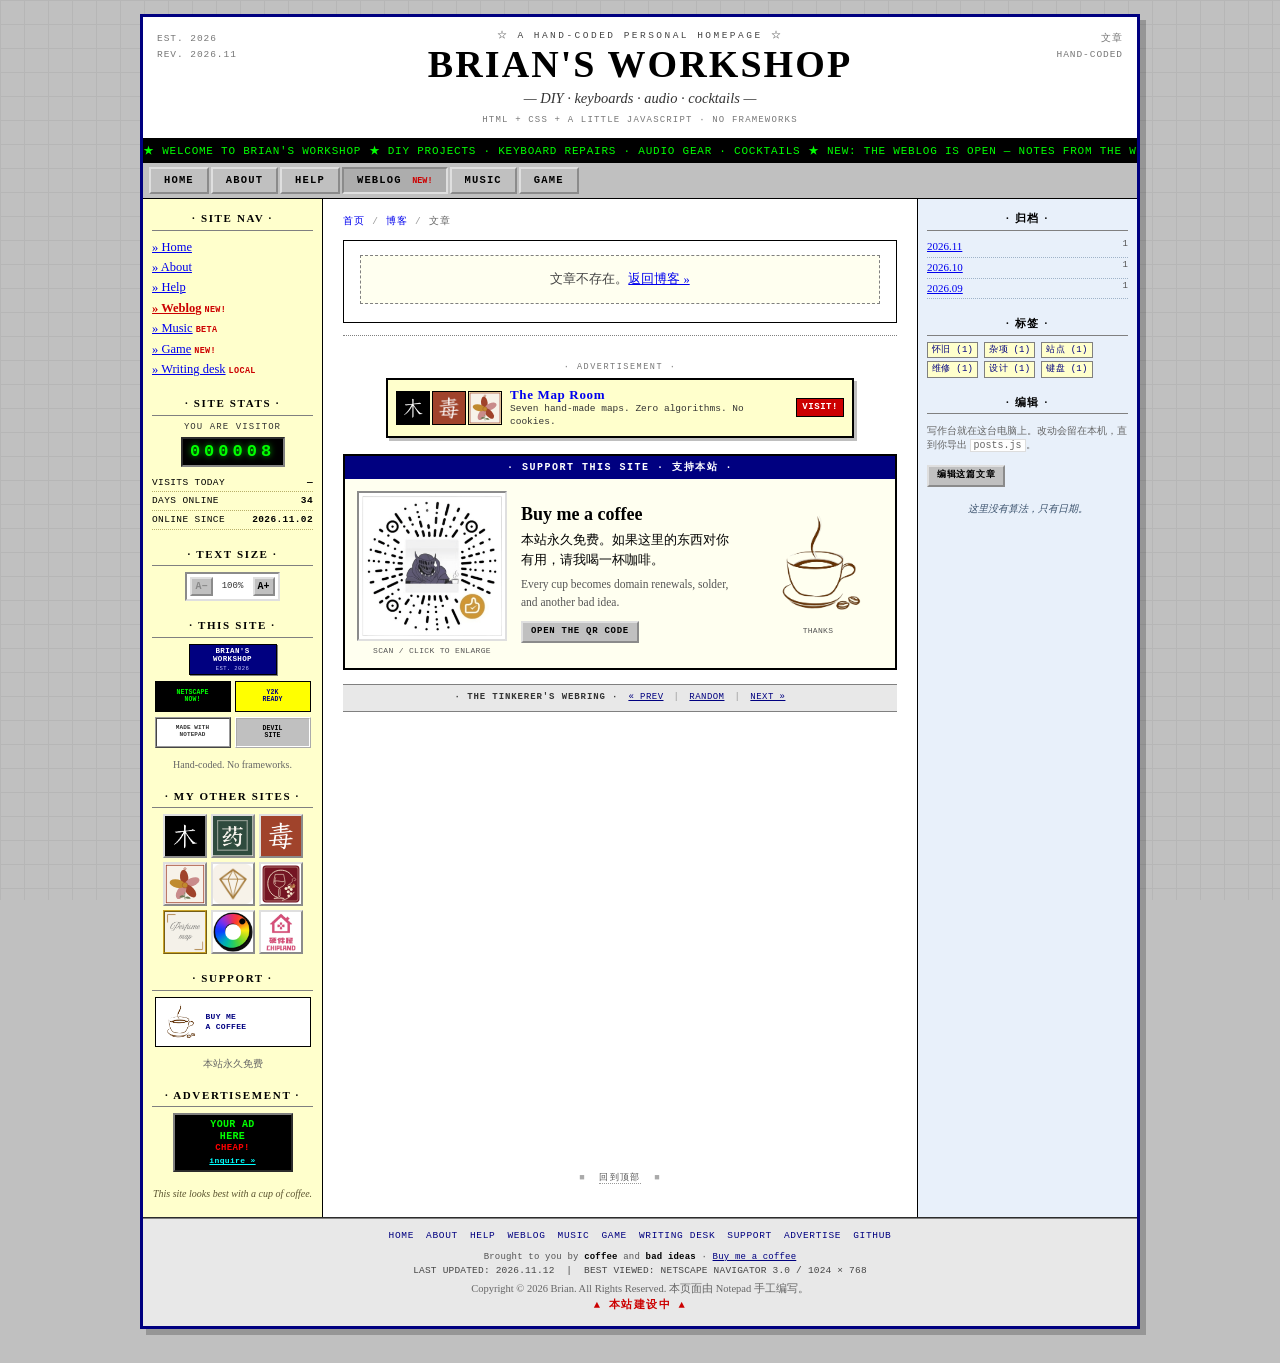
<file: post.html>
<!DOCTYPE html>
<html lang="zh-CN">
<head>
<meta charset="UTF-8">
<meta name="viewport" content="width=device-width, initial-scale=1">
<title>Brian's Workshop — 博客</title>
<link rel="icon" href="data:image/svg+xml,%3Csvg xmlns='http://www.w3.org/2000/svg' viewBox='0 0 32 32'%3E%3Cpath d='M16 3v26M3 16h26M6.8 6.8l18.4 18.4M25.2 6.8L6.8 25.2' stroke='black' stroke-width='2.4' stroke-linecap='round'/%3E%3C/svg%3E">
<script>
try {
  var savedTextSize = parseInt(localStorage.getItem("bw_textsize"), 10) || 0;
  if (savedTextSize === 1 || savedTextSize === 2) {
    document.documentElement.classList.add("textsize-" + savedTextSize);
  }
} catch (e) {}
</script>
<link rel="stylesheet" href="style.css">
</head>
<body>

<a class="skip-link" href="#main">跳到正文</a>

<div class="page">

  <header class="masthead">
    <div class="mast-edge mast-edge-left">
      <span>EST. 2026</span>
      <span>REV. 2026.11</span>
    </div>
    <div class="mast-center">
      <p class="mast-kicker">☆ A HAND-CODED PERSONAL HOMEPAGE ☆</p>
      <p class="mast-title"><a href="home.html">Brian's Workshop</a></p>
      <p class="mast-sub">— DIY · keyboards · audio · cocktails —</p>
      <p class="mast-meta">HTML + CSS + A LITTLE JAVASCRIPT · NO FRAMEWORKS</p>
    </div>
    <div class="mast-edge mast-edge-right">
      <span>文章</span>
      <span>HAND-CODED</span>
    </div>
  </header>

  <div class="ticker" aria-label="Site news ticker">
    <div class="ticker-track">
      <span>★ WELCOME TO BRIAN'S WORKSHOP ★ DIY PROJECTS · KEYBOARD REPAIRS · AUDIO GEAR · COCKTAILS ★ NEW: THE WEBLOG IS OPEN — NOTES FROM THE WORKBENCH ★ MUSIC BOX: 10 TRACKS ONLINE — FULL PLAYLIST ★ NEW: DEVIL'S ROULETTE — DO NOT TRY THIS AT HOME ★ LINKS & BUTTON WALL ON ABOUT ★ NO ALGORITHMS, NO POP-UPS, JUST TINKERING ★ BEST VIEWED IN NETSCAPE NAVIGATOR 3.0 AT 1024×768 ★ THIS SITE IS ALWAYS UNDER CONSTRUCTION ★</span>
      <span aria-hidden="true">★ WELCOME TO BRIAN'S WORKSHOP ★ DIY PROJECTS · KEYBOARD REPAIRS · AUDIO GEAR · COCKTAILS ★ NEW: THE WEBLOG IS OPEN — NOTES FROM THE WORKBENCH ★ MUSIC BOX: 10 TRACKS ONLINE — FULL PLAYLIST ★ NEW: DEVIL'S ROULETTE — DO NOT TRY THIS AT HOME ★ LINKS & BUTTON WALL ON ABOUT ★ NO ALGORITHMS, NO POP-UPS, JUST TINKERING ★ BEST VIEWED IN NETSCAPE NAVIGATOR 3.0 AT 1024×768 ★ THIS SITE IS ALWAYS UNDER CONSTRUCTION ★</span>
    </div>
  </div>

  <nav class="mainnav" aria-label="Primary">
    <a href="home.html">Home</a>
    <a href="about.html">About</a>
    <a href="help.html">Help</a>
    <a href="blog.html" aria-current="page">Weblog <span class="new blink">NEW!</span></a>
    <a href="music.html">Music</a>
    <a href="roulette.html">Game</a>
  </nav>

  <div class="layout has-rail">

    <aside class="sidebar" aria-label="Site sidebar">
      <section class="sidebox">
        <h2 class="sidebox-title">· SITE NAV ·</h2>
        <ul class="navlist">
          <li><a href="home.html">» Home</a></li>
          <li><a href="about.html">» About</a></li>
          <li><a href="help.html">» Help</a></li>
          <li><a class="hot" href="blog.html">» Weblog</a> <span class="new blink">NEW!</span></li>
          <li><a href="music.html">» Music</a> <span class="new">BETA</span></li>
          <li><a href="roulette.html">» Game</a> <span class="new">NEW!</span></li>
          <li><a href="write.html">» Writing desk</a> <span class="new">LOCAL</span></li>
        </ul>
      </section>

      <section class="sidebox">
        <h2 class="sidebox-title">· SITE STATS ·</h2>
        <div class="stats">
          <p class="stat-label">YOU ARE VISITOR</p>
          <p class="counter" id="hitCount" title="Visitor counter">000000</p>
          <p class="stat-row"><span>VISITS TODAY</span> <b id="todayCount">—</b></p>
          <p class="stat-row"><span>DAYS ONLINE</span> <b id="daysOnline">—</b></p>
          <p class="stat-row"><span>ONLINE SINCE</span> <b>2026.11.02</b></p>
        </div>
      </section>

      <section class="sidebox textsize-box">
        <h2 class="sidebox-title">· TEXT SIZE ·</h2>
        <div class="textsize" role="group" aria-label="Text size">
          <button type="button" data-textsize="-1" aria-label="Decrease text size">A&minus;</button>
          <span class="textsize-value" aria-live="polite">100%</span>
          <button type="button" data-textsize="1" aria-label="Increase text size">A+</button>
        </div>
      </section>

      <section class="sidebox">
        <h2 class="sidebox-title">· THIS SITE ·</h2>
        <a class="badge88" href="home.html" aria-label="Brian's Workshop — home">
          <span>BRIAN'S<br>WORKSHOP</span>
          <small>EST. 2026</small>
        </a>
        <div class="badge-row">
          <a class="mini-badge mb-netscape" href="https://www.mozilla.org/firefox/" target="_blank" rel="noopener">Netscape<br>Now!</a>
          <span class="mini-badge mb-y2k">Y2K<br>Ready</span>
        </div>
        <div class="badge-row">
          <span class="mini-badge mb-notepad">Made with<br>Notepad</span>
          <button class="mini-badge mb-devil devil-badge" type="button" aria-label="Devil Site">Devil<br>Site</button>
        </div>
        <p class="tiny center">Hand-coded. No frameworks.</p>
      </section>

      <section class="sidebox">
        <h2 class="sidebox-title">· MY OTHER SITES ·</h2>
        <div class="site-icons">
          <a href="https://BZHU404.github.io/wood_map" target="_blank" rel="noopener" title="wood_map"><img src="assets/wood.png" alt="wood_map"></a>
          <a href="https://BZHU404.github.io/chinamed_map" target="_blank" rel="noopener" title="chinamed_map"><img src="assets/chinamed.png" alt="chinamed_map"></a>
          <a href="https://BZHU404.github.io/Poison_map" target="_blank" rel="noopener" title="Poison_map"><img src="assets/poison.png" alt="Poison_map"></a>
          <a href="https://BZHU404.github.io/Flower_map" target="_blank" rel="noopener" title="Flower_map"><img src="assets/flower.svg" alt="Flower_map"></a>
          <a href="https://BZHU404.github.io/lux_map" target="_blank" rel="noopener" title="lux_map"><img src="assets/lux.png" alt="lux_map"></a>
          <a href="https://BZHU404.github.io/alcohol_map" target="_blank" rel="noopener" title="酒谱 alcohol_map" aria-label="酒谱 alcohol_map"><img src="assets/wine-logo.svg" alt="酒谱 — alcohol map logo"></a>
          <a class="logo-tile" href="https://BZHU404.github.io/perfume_map/" target="_blank" rel="noopener" title="香谱 perfume_map" aria-label="香谱 perfume_map"><img src="assets/perfume-logo.webp" alt="香谱 — perfume map logo"></a>
          <a class="site-icon-color" href="https://bzhu404.github.io/color_selecter/" target="_blank" rel="noopener" title="Color Selecter" aria-label="Color Selecter"><img src="assets/color-selecter.png" alt="Color Selecter"></a>
          <a class="site-icon-color" href="https://bzhu404.github.io/chipland" target="_blank" rel="noopener" title="CHIPLAND" aria-label="CHIPLAND"><img src="assets/chipland.png" alt="CHIPLAND"></a>
        </div>
      </section>

      <section class="sidebox">
        <h2 class="sidebox-title">· SUPPORT ·</h2>
        <a class="support-mini" href="#support">
          <img src="assets/coffee-cup.png" alt="A cup of coffee">
          <span>Buy me<br>a coffee</span>
        </a>
        <p class="tiny center">本站永久免费</p>
      </section>

      <section class="sidebox">
        <h2 class="sidebox-title">· ADVERTISEMENT ·</h2>
        <div class="ad-120">
          <b>YOUR AD<br>HERE</b>
          <span class="blink">CHEAP!</span>
          <a href="https://github.com/BZHU404" target="_blank" rel="noopener">inquire »</a>
        </div>
      </section>

      <p class="sidebar-note">This site looks best with a cup of coffee.</p>
    </aside>

    <main id="main" class="content">

      <p class="crumb"><a href="home.html">首页</a> <span class="sep">/</span> <a href="blog.html">博客</a> <span class="sep">/</span> <span id="postCrumb">文章</span></p>

      <article class="post">
        <div id="postContent">
          <p class="muted">正在加载文章……</p>
        </div>
      </article>

      <nav id="postNav" class="post-nav" aria-label="文章导航"></nav>

      <section class="ad-block" aria-label="Advertisement">
        <span class="ad-label">· ADVERTISEMENT ·</span>
        <a class="ad-468" href="https://BZHU404.github.io/wood_map" target="_blank" rel="noopener">
          <span class="ad-468-thumbs">
            <img src="assets/wood.png" alt="">
            <img src="assets/poison.png" alt="">
            <img src="assets/flower.svg" alt="">
          </span>
          <span class="ad-468-copy">
            <b>The Map Room</b>
            <small>Seven hand-made maps. Zero algorithms. No cookies.</small>
          </span>
          <span class="ad-468-cta flash">Visit!</span>
        </a>
      </section>

      <section class="support" id="support">
        <h2 class="support-title">· Support this site · 支持本站 ·</h2>
        <div class="support-grid">
          <div class="support-qr">
            <a href="assets/coffee-qr.png" target="_blank" rel="noopener" title="Open the coffee QR code">
              <img src="assets/coffee-qr.png" alt="Coffee QR code — scan to support the site">
            </a>
            <span>Scan / click to enlarge</span>
          </div>
          <div class="support-copy">
            <h3>Buy me a coffee</h3>
            <p>本站永久免费。如果这里的东西对你有用，请我喝一杯咖啡。</p>
            <p class="support-small">Every cup becomes domain renewals, solder, and another bad idea.</p>
            <a class="btn btn-small" href="assets/coffee-qr.png" target="_blank" rel="noopener">Open the QR code</a>
          </div>
          <div class="support-cup">
            <img src="assets/coffee-cup.png" alt="A cup of coffee">
            <span>Thanks</span>
          </div>
        </div>
      </section>

      <nav class="webring" id="webring" aria-label="Webring">
        <span class="webring-title">· The Tinkerer's Webring ·</span>
        <a href="https://BZHU404.github.io/wood_map" target="_blank" rel="noopener">&laquo; prev</a>
        <span class="sep">|</span>
        <a id="randomSite" href="https://BZHU404.github.io/Flower_map" target="_blank" rel="noopener" title="Random map site">random</a>
        <span class="sep">|</span>
        <a href="https://BZHU404.github.io/Poison_map" target="_blank" rel="noopener">next &raquo;</a>
      </nav>

      <p class="page-end"><span class="dot">■</span> <a href="#main">回到顶部</a> <span class="dot">■</span></p>

    </main>

    <aside class="rail" aria-label="博客侧栏">
      <section class="sidebox">
        <h2 class="sidebox-title">· 归档 ·</h2>
        <ul id="archiveList" class="archlist"></ul>
      </section>

      <section class="sidebox">
        <h2 class="sidebox-title">· 标签 ·</h2>
        <div id="tagCloud" class="tagcloud"></div>
      </section>

      <section class="sidebox">
        <h2 class="sidebox-title">· 编辑 ·</h2>
        <p class="tiny">写作台就在这台电脑上。改动会留在本机，直到你导出 <code>posts.js</code>。</p>
        <p><a class="btn btn-small" id="editLink" href="write.html">编辑这篇文章</a></p>
      </section>

      <p class="rail-note">这里没有算法，只有日期。</p>
    </aside>

  </div>

  <footer class="sitefooter">
    <nav class="footer-nav" aria-label="Footer">
      <a href="home.html">Home</a>
      <a href="about.html">About</a>
      <a href="help.html">Help</a>
      <a href="blog.html">Weblog</a>
      <a href="music.html">Music</a>
      <a href="roulette.html">Game</a>
      <a href="write.html">Writing desk</a>
      <a href="#support">Support</a>
      <a href="https://github.com/BZHU404" target="_blank" rel="noopener">Advertise</a>
      <a href="https://github.com/BZHU404" target="_blank" rel="noopener">GitHub</a>
    </nav>
    <p class="footer-sponsor">Brought to you by <b>coffee</b> and <b>bad ideas</b> · <a href="#support">Buy me a coffee</a></p>
    <p class="footer-line">LAST UPDATED: 2026.11.12 &nbsp;|&nbsp; BEST VIEWED: NETSCAPE NAVIGATOR 3.0 / 1024 × 768</p>
    <p class="footer-fine">Copyright © 2026 Brian. All Rights Reserved. 本页面由 Notepad 手工编写。<br>
    <span class="construction blink">▲ 本站建设中 ▲</span></p>
  </footer>

</div>

<script src="posts.js"></script>
<script src="blog.js"></script>
<script src="site.js"></script>
</body>
</html>
</file>
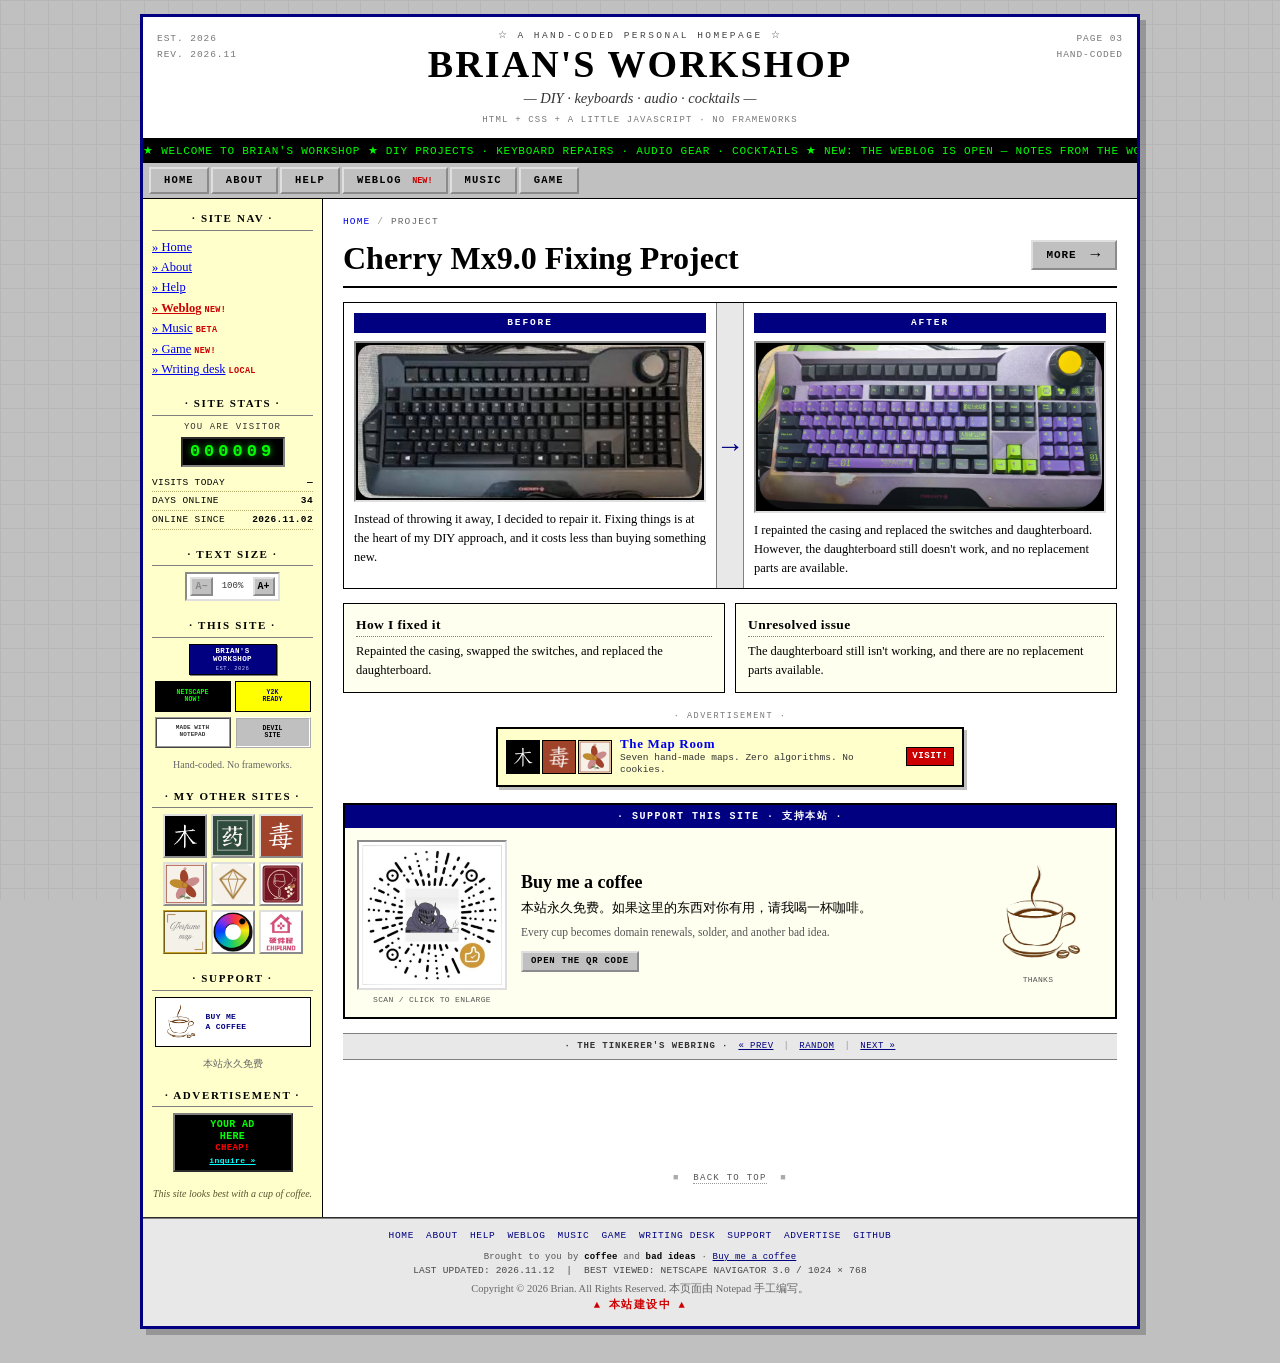
<file: project.html>
<!DOCTYPE html>
<html lang="en">
<head>
<meta charset="UTF-8">
<meta name="viewport" content="width=device-width, initial-scale=1">
<title>Brian's Workshop — Cherry Mx9.0 Fixing Project</title>
<link rel="icon" href="data:image/svg+xml,%3Csvg xmlns='http://www.w3.org/2000/svg' viewBox='0 0 32 32'%3E%3Cpath d='M16 3v26M3 16h26M6.8 6.8l18.4 18.4M25.2 6.8L6.8 25.2' stroke='black' stroke-width='2.4' stroke-linecap='round'/%3E%3C/svg%3E">
<script>
try {
  var savedTextSize = parseInt(localStorage.getItem("bw_textsize"), 10) || 0;
  if (savedTextSize === 1 || savedTextSize === 2) {
    document.documentElement.classList.add("textsize-" + savedTextSize);
  }
} catch (e) {}
</script>
<link rel="stylesheet" href="style.css">
</head>
<body>

<a class="skip-link" href="#main">Skip to content</a>

<div class="page">

  <header class="masthead">
    <div class="mast-edge mast-edge-left">
      <span>EST. 2026</span>
      <span>REV. 2026.11</span>
    </div>
    <div class="mast-center">
      <p class="mast-kicker">☆ A HAND-CODED PERSONAL HOMEPAGE ☆</p>
      <p class="mast-title"><a href="home.html">Brian's Workshop</a></p>
      <p class="mast-sub">— DIY · keyboards · audio · cocktails —</p>
      <p class="mast-meta">HTML + CSS + A LITTLE JAVASCRIPT · NO FRAMEWORKS</p>
    </div>
    <div class="mast-edge mast-edge-right">
      <span>PAGE 03</span>
      <span>HAND-CODED</span>
    </div>
  </header>

  <div class="ticker" aria-label="Site news ticker">
    <div class="ticker-track">
      <span>★ WELCOME TO BRIAN'S WORKSHOP ★ DIY PROJECTS · KEYBOARD REPAIRS · AUDIO GEAR · COCKTAILS ★ NEW: THE WEBLOG IS OPEN — NOTES FROM THE WORKBENCH ★ MUSIC BOX: 10 TRACKS ONLINE — FULL PLAYLIST ★ NEW: DEVIL'S ROULETTE — DO NOT TRY THIS AT HOME ★ LINKS & BUTTON WALL ON ABOUT ★ NO ALGORITHMS, NO POP-UPS, JUST TINKERING ★ BEST VIEWED IN NETSCAPE NAVIGATOR 3.0 AT 1024×768 ★ THIS SITE IS ALWAYS UNDER CONSTRUCTION ★</span>
      <span aria-hidden="true">★ WELCOME TO BRIAN'S WORKSHOP ★ DIY PROJECTS · KEYBOARD REPAIRS · AUDIO GEAR · COCKTAILS ★ NEW: THE WEBLOG IS OPEN — NOTES FROM THE WORKBENCH ★ MUSIC BOX: 10 TRACKS ONLINE — FULL PLAYLIST ★ NEW: DEVIL'S ROULETTE — DO NOT TRY THIS AT HOME ★ LINKS & BUTTON WALL ON ABOUT ★ NO ALGORITHMS, NO POP-UPS, JUST TINKERING ★ BEST VIEWED IN NETSCAPE NAVIGATOR 3.0 AT 1024×768 ★ THIS SITE IS ALWAYS UNDER CONSTRUCTION ★</span>
    </div>
  </div>

  <nav class="mainnav" aria-label="Primary">
    <a href="home.html">Home</a>
    <a href="about.html">About</a>
    <a href="help.html">Help</a>
    <a href="blog.html">Weblog <span class="new blink">NEW!</span></a>
    <a href="music.html">Music</a>
    <a href="roulette.html">Game</a>
  </nav>

  <div class="layout">

    <aside class="sidebar" aria-label="Site sidebar">
      <section class="sidebox">
        <h2 class="sidebox-title">· SITE NAV ·</h2>
        <ul class="navlist">
          <li><a href="home.html">» Home</a></li>
          <li><a href="about.html">» About</a></li>
          <li><a href="help.html">» Help</a></li>
          <li><a class="hot" href="blog.html">» Weblog</a> <span class="new blink">NEW!</span></li>
          <li><a href="music.html">» Music</a> <span class="new">BETA</span></li>
          <li><a href="roulette.html">» Game</a> <span class="new">NEW!</span></li>
          <li><a href="write.html">» Writing desk</a> <span class="new">LOCAL</span></li>
        </ul>
      </section>

      <section class="sidebox">
        <h2 class="sidebox-title">· SITE STATS ·</h2>
        <div class="stats">
          <p class="stat-label">YOU ARE VISITOR</p>
          <p class="counter" id="hitCount" title="Visitor counter">000000</p>
          <p class="stat-row"><span>VISITS TODAY</span> <b id="todayCount">—</b></p>
          <p class="stat-row"><span>DAYS ONLINE</span> <b id="daysOnline">—</b></p>
          <p class="stat-row"><span>ONLINE SINCE</span> <b>2026.11.02</b></p>
        </div>
      </section>

      <section class="sidebox textsize-box">
        <h2 class="sidebox-title">· TEXT SIZE ·</h2>
        <div class="textsize" role="group" aria-label="Text size">
          <button type="button" data-textsize="-1" aria-label="Decrease text size">A&minus;</button>
          <span class="textsize-value" aria-live="polite">100%</span>
          <button type="button" data-textsize="1" aria-label="Increase text size">A+</button>
        </div>
      </section>

      <section class="sidebox">
        <h2 class="sidebox-title">· THIS SITE ·</h2>
        <a class="badge88" href="home.html" aria-label="Brian's Workshop — home">
          <span>BRIAN'S<br>WORKSHOP</span>
          <small>EST. 2026</small>
        </a>
        <div class="badge-row">
          <a class="mini-badge mb-netscape" href="https://www.mozilla.org/firefox/" target="_blank" rel="noopener">Netscape<br>Now!</a>
          <span class="mini-badge mb-y2k">Y2K<br>Ready</span>
        </div>
        <div class="badge-row">
          <span class="mini-badge mb-notepad">Made with<br>Notepad</span>
          <button class="mini-badge mb-devil devil-badge" type="button" aria-label="Devil Site">Devil<br>Site</button>
        </div>
        <p class="tiny center">Hand-coded. No frameworks.</p>
      </section>

      <section class="sidebox">
        <h2 class="sidebox-title">· MY OTHER SITES ·</h2>
        <div class="site-icons">
          <a href="https://BZHU404.github.io/wood_map" target="_blank" rel="noopener" title="wood_map"><img src="assets/wood.png" alt="wood_map"></a>
          <a href="https://BZHU404.github.io/chinamed_map" target="_blank" rel="noopener" title="chinamed_map"><img src="assets/chinamed.png" alt="chinamed_map"></a>
          <a href="https://BZHU404.github.io/Poison_map" target="_blank" rel="noopener" title="Poison_map"><img src="assets/poison.png" alt="Poison_map"></a>
          <a href="https://BZHU404.github.io/Flower_map" target="_blank" rel="noopener" title="Flower_map"><img src="assets/flower.svg" alt="Flower_map"></a>
          <a href="https://BZHU404.github.io/lux_map" target="_blank" rel="noopener" title="lux_map"><img src="assets/lux.png" alt="lux_map"></a>
          <a href="https://BZHU404.github.io/alcohol_map" target="_blank" rel="noopener" title="酒谱 alcohol_map" aria-label="酒谱 alcohol_map"><img src="assets/wine-logo.svg" alt="酒谱 — alcohol map logo"></a>
          <a class="logo-tile" href="https://BZHU404.github.io/perfume_map/" target="_blank" rel="noopener" title="香谱 perfume_map" aria-label="香谱 perfume_map"><img src="assets/perfume-logo.webp" alt="香谱 — perfume map logo"></a>
          <a class="site-icon-color" href="https://bzhu404.github.io/color_selecter/" target="_blank" rel="noopener" title="Color Selecter" aria-label="Color Selecter"><img src="assets/color-selecter.png" alt="Color Selecter"></a>
          <a class="site-icon-color" href="https://bzhu404.github.io/chipland" target="_blank" rel="noopener" title="CHIPLAND" aria-label="CHIPLAND"><img src="assets/chipland.png" alt="CHIPLAND"></a>
        </div>
      </section>

      <section class="sidebox">
        <h2 class="sidebox-title">· SUPPORT ·</h2>
        <a class="support-mini" href="#support">
          <img src="assets/coffee-cup.png" alt="A cup of coffee">
          <span>Buy me<br>a coffee</span>
        </a>
        <p class="tiny center">本站永久免费</p>
      </section>

      <section class="sidebox">
        <h2 class="sidebox-title">· ADVERTISEMENT ·</h2>
        <div class="ad-120">
          <b>YOUR AD<br>HERE</b>
          <span class="blink">CHEAP!</span>
          <a href="https://github.com/BZHU404" target="_blank" rel="noopener">inquire »</a>
        </div>
      </section>

      <p class="sidebar-note">This site looks best with a cup of coffee.</p>
    </aside>

    <main id="main" class="content">

      <p class="crumb"><a href="home.html">HOME</a> <span class="sep">/</span> PROJECT</p>

      <div class="project-head">
        <h1>Cherry Mx9.0 Fixing Project</h1>
        <a class="more-btn" href="home.html">more <span class="arrow">&rarr;</span></a>
      </div>

      <div class="cards">
        <article class="project-card">
          <p class="cap">Before</p>
          <div class="photo">
            <img src="assets/before.png" alt="Cherry Mx9.0 keyboard before repair, worn black casing">
          </div>
          <p>Instead of throwing it away, I decided to repair it. Fixing things is at the heart of my DIY approach, and it costs less than buying something new.</p>
        </article>

        <div class="arrow-mid" aria-hidden="true">&rarr;</div>

        <article class="project-card">
          <p class="cap">After</p>
          <div class="photo">
            <img src="assets/after.png" alt="Cherry Mx9.0 keyboard after repair, repainted purple casing with swapped switches">
          </div>
          <p>I repainted the casing and replaced the switches and daughterboard. However, the daughterboard still doesn't work, and no replacement parts are available.</p>
        </article>
      </div>

      <div class="detail">
        <div>
          <h3>How I fixed it</h3>
          <p>Repainted the casing, swapped the switches, and replaced the daughterboard.</p>
        </div>
        <div>
          <h3>Unresolved issue</h3>
          <p>The daughterboard still isn't working, and there are no replacement parts available.</p>
        </div>
      </div>

      <section class="ad-block" aria-label="Advertisement">
        <span class="ad-label">· ADVERTISEMENT ·</span>
        <a class="ad-468" href="https://BZHU404.github.io/wood_map" target="_blank" rel="noopener">
          <span class="ad-468-thumbs">
            <img src="assets/wood.png" alt="">
            <img src="assets/poison.png" alt="">
            <img src="assets/flower.svg" alt="">
          </span>
          <span class="ad-468-copy">
            <b>The Map Room</b>
            <small>Seven hand-made maps. Zero algorithms. No cookies.</small>
          </span>
          <span class="ad-468-cta flash">Visit!</span>
        </a>
      </section>

      <section class="support" id="support">
        <h2 class="support-title">· Support this site · 支持本站 ·</h2>
        <div class="support-grid">
          <div class="support-qr">
            <a href="assets/coffee-qr.png" target="_blank" rel="noopener" title="Open the coffee QR code">
              <img src="assets/coffee-qr.png" alt="Coffee QR code — scan to support the site">
            </a>
            <span>Scan / click to enlarge</span>
          </div>
          <div class="support-copy">
            <h3>Buy me a coffee</h3>
            <p>本站永久免费。如果这里的东西对你有用，请我喝一杯咖啡。</p>
            <p class="support-small">Every cup becomes domain renewals, solder, and another bad idea.</p>
            <a class="btn btn-small" href="assets/coffee-qr.png" target="_blank" rel="noopener">Open the QR code</a>
          </div>
          <div class="support-cup">
            <img src="assets/coffee-cup.png" alt="A cup of coffee">
            <span>Thanks</span>
          </div>
        </div>
      </section>

      <nav class="webring" id="webring" aria-label="Webring">
        <span class="webring-title">· The Tinkerer's Webring ·</span>
        <a href="https://BZHU404.github.io/wood_map" target="_blank" rel="noopener">&laquo; prev</a>
        <span class="sep">|</span>
        <a id="randomSite" href="https://BZHU404.github.io/Flower_map" target="_blank" rel="noopener" title="Random map site">random</a>
        <span class="sep">|</span>
        <a href="https://BZHU404.github.io/Poison_map" target="_blank" rel="noopener">next &raquo;</a>
      </nav>

      <p class="page-end"><span class="dot">■</span> <a href="#main">Back to top</a> <span class="dot">■</span></p>

    </main>
  </div>

  <footer class="sitefooter">
    <nav class="footer-nav" aria-label="Footer">
      <a href="home.html">Home</a>
      <a href="about.html">About</a>
      <a href="help.html">Help</a>
      <a href="blog.html">Weblog</a>
      <a href="music.html">Music</a>
      <a href="roulette.html">Game</a>
      <a href="write.html">Writing desk</a>
      <a href="#support">Support</a>
      <a href="https://github.com/BZHU404" target="_blank" rel="noopener">Advertise</a>
      <a href="https://github.com/BZHU404" target="_blank" rel="noopener">GitHub</a>
    </nav>
    <p class="footer-sponsor">Brought to you by <b>coffee</b> and <b>bad ideas</b> · <a href="#support">Buy me a coffee</a></p>
    <p class="footer-line">LAST UPDATED: 2026.11.12 &nbsp;|&nbsp; BEST VIEWED: NETSCAPE NAVIGATOR 3.0 / 1024 × 768</p>
    <p class="footer-fine">Copyright © 2026 Brian. All Rights Reserved. 本页面由 Notepad 手工编写。<br>
    <span class="construction blink">▲ 本站建设中 ▲</span></p>
  </footer>

</div>

<script src="site.js"></script>
</body>
</html>
</file>
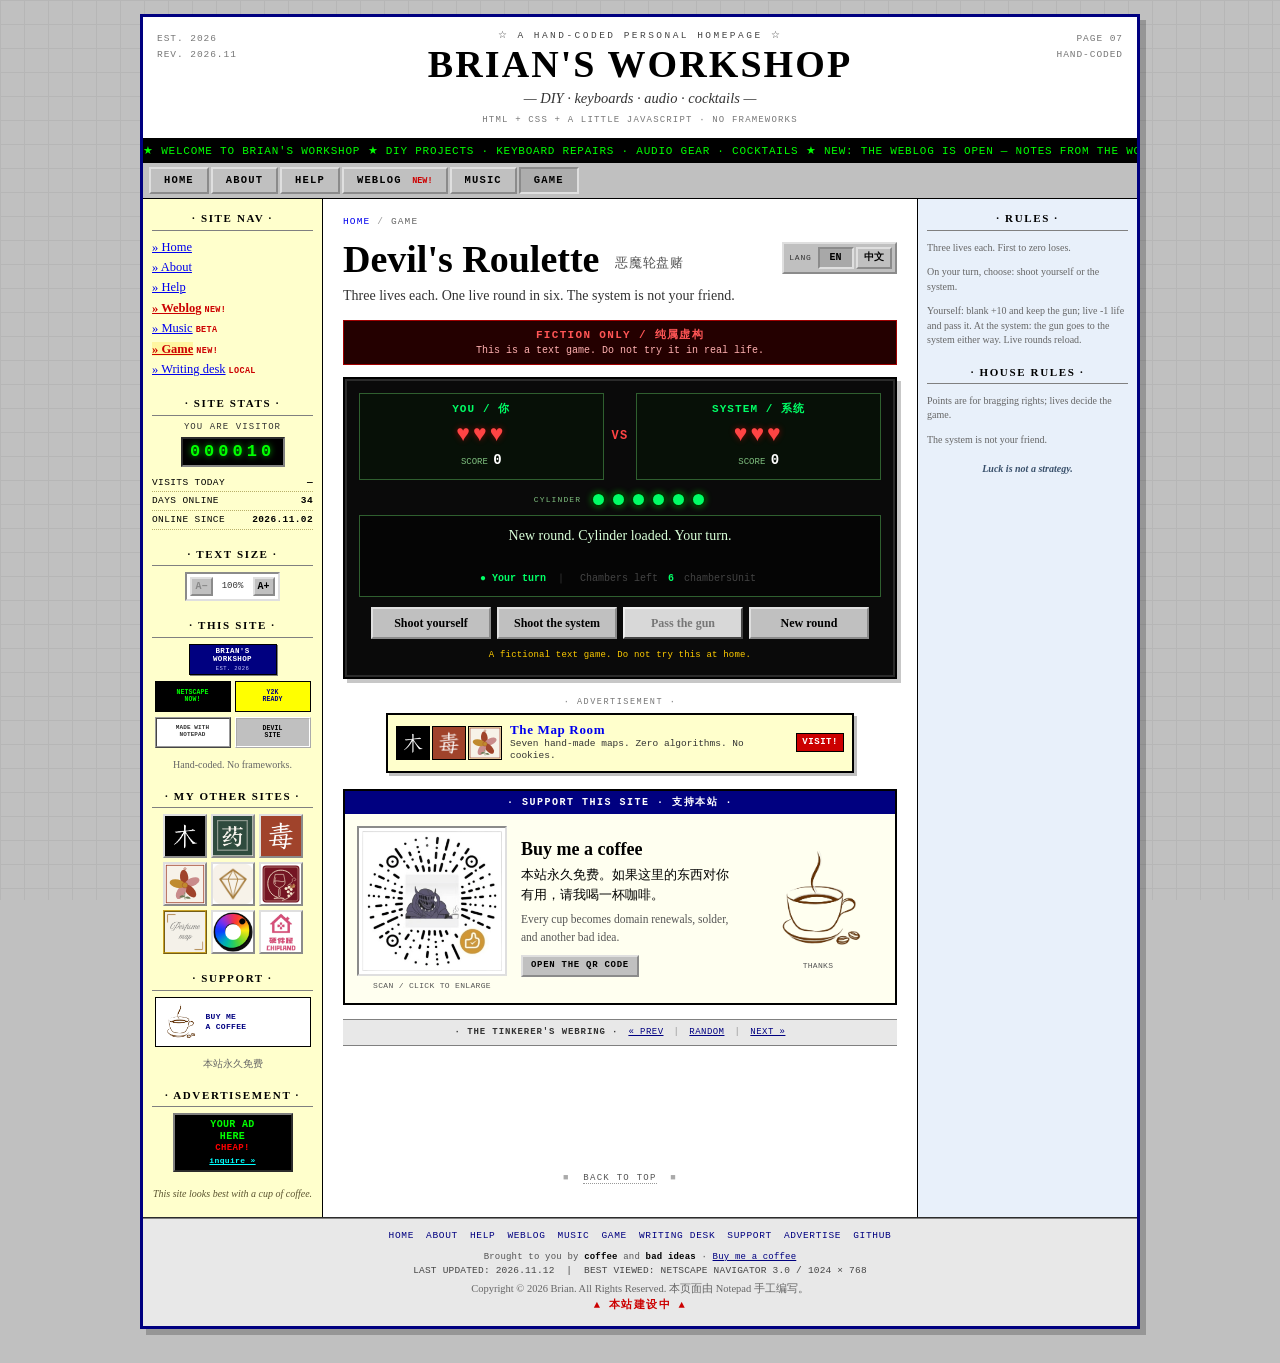
<file: roulette.html>
<!DOCTYPE html>
<html lang="en">
<head>
<meta charset="UTF-8">
<meta name="viewport" content="width=device-width, initial-scale=1">
<title>Brian's Workshop — Devil's Roulette</title>
<link rel="icon" href="data:image/svg+xml,%3Csvg xmlns='http://www.w3.org/2000/svg' viewBox='0 0 32 32'%3E%3Cpath d='M16 3v26M3 16h26M6.8 6.8l18.4 18.4M25.2 6.8L6.8 25.2' stroke='black' stroke-width='2.4' stroke-linecap='round'/%3E%3C/svg%3E">
<script>
try {
  var savedTextSize = parseInt(localStorage.getItem("bw_textsize"), 10) || 0;
  if (savedTextSize === 1 || savedTextSize === 2) {
    document.documentElement.classList.add("textsize-" + savedTextSize);
  }
} catch (e) {}
</script>
<link rel="stylesheet" href="style.css">
</head>
<body class="game-page">

<a class="skip-link" href="#main">Skip to content</a>

<div class="page">

  <header class="masthead">
    <div class="mast-edge mast-edge-left">
      <span>EST. 2026</span>
      <span>REV. 2026.11</span>
    </div>
    <div class="mast-center">
      <p class="mast-kicker">☆ A HAND-CODED PERSONAL HOMEPAGE ☆</p>
      <p class="mast-title"><a href="home.html">Brian's Workshop</a></p>
      <p class="mast-sub">— DIY · keyboards · audio · cocktails —</p>
      <p class="mast-meta">HTML + CSS + A LITTLE JAVASCRIPT · NO FRAMEWORKS</p>
    </div>
    <div class="mast-edge mast-edge-right">
      <span>PAGE 07</span>
      <span>HAND-CODED</span>
    </div>
  </header>

  <div class="ticker" aria-label="Site news ticker">
    <div class="ticker-track">
      <span>★ WELCOME TO BRIAN'S WORKSHOP ★ DIY PROJECTS · KEYBOARD REPAIRS · AUDIO GEAR · COCKTAILS ★ NEW: THE WEBLOG IS OPEN — NOTES FROM THE WORKBENCH ★ MUSIC BOX: 10 TRACKS ONLINE — FULL PLAYLIST ★ NEW: DEVIL'S ROULETTE — DO NOT TRY THIS AT HOME ★ LINKS & BUTTON WALL ON ABOUT ★ NO ALGORITHMS, NO POP-UPS, JUST TINKERING ★ BEST VIEWED IN NETSCAPE NAVIGATOR 3.0 AT 1024×768 ★ THIS SITE IS ALWAYS UNDER CONSTRUCTION ★</span>
      <span aria-hidden="true">★ WELCOME TO BRIAN'S WORKSHOP ★ DIY PROJECTS · KEYBOARD REPAIRS · AUDIO GEAR · COCKTAILS ★ NEW: THE WEBLOG IS OPEN — NOTES FROM THE WORKBENCH ★ MUSIC BOX: 10 TRACKS ONLINE — FULL PLAYLIST ★ NEW: DEVIL'S ROULETTE — DO NOT TRY THIS AT HOME ★ LINKS & BUTTON WALL ON ABOUT ★ NO ALGORITHMS, NO POP-UPS, JUST TINKERING ★ BEST VIEWED IN NETSCAPE NAVIGATOR 3.0 AT 1024×768 ★ THIS SITE IS ALWAYS UNDER CONSTRUCTION ★</span>
    </div>
  </div>

  <nav class="mainnav" aria-label="Primary">
    <a href="home.html">Home</a>
    <a href="about.html">About</a>
    <a href="help.html">Help</a>
    <a href="blog.html">Weblog <span class="new blink">NEW!</span></a>
    <a href="music.html">Music</a>
    <a href="roulette.html" aria-current="page">Game</a>
  </nav>

  <div class="layout has-rail">

    <aside class="sidebar" aria-label="Site sidebar">
      <section class="sidebox">
        <h2 class="sidebox-title">· SITE NAV ·</h2>
        <ul class="navlist">
          <li><a href="home.html">» Home</a></li>
          <li><a href="about.html">» About</a></li>
          <li><a href="help.html">» Help</a></li>
          <li><a class="hot" href="blog.html">» Weblog</a> <span class="new blink">NEW!</span></li>
          <li><a href="music.html">» Music</a> <span class="new">BETA</span></li>
          <li><a href="roulette.html" aria-current="page">» Game</a> <span class="new">NEW!</span></li>
          <li><a href="write.html">» Writing desk</a> <span class="new">LOCAL</span></li>
        </ul>
      </section>

      <section class="sidebox">
        <h2 class="sidebox-title">· SITE STATS ·</h2>
        <div class="stats">
          <p class="stat-label">YOU ARE VISITOR</p>
          <p class="counter" id="hitCount" title="Visitor counter">000000</p>
          <p class="stat-row"><span>VISITS TODAY</span> <b id="todayCount">—</b></p>
          <p class="stat-row"><span>DAYS ONLINE</span> <b id="daysOnline">—</b></p>
          <p class="stat-row"><span>ONLINE SINCE</span> <b>2026.11.02</b></p>
        </div>
      </section>

      <section class="sidebox textsize-box">
        <h2 class="sidebox-title">· TEXT SIZE ·</h2>
        <div class="textsize" role="group" aria-label="Text size">
          <button type="button" data-textsize="-1" aria-label="Decrease text size">A&minus;</button>
          <span class="textsize-value" aria-live="polite">100%</span>
          <button type="button" data-textsize="1" aria-label="Increase text size">A+</button>
        </div>
      </section>

      <section class="sidebox">
        <h2 class="sidebox-title">· THIS SITE ·</h2>
        <a class="badge88" href="home.html" aria-label="Brian's Workshop — home">
          <span>BRIAN'S<br>WORKSHOP</span>
          <small>EST. 2026</small>
        </a>
        <div class="badge-row">
          <a class="mini-badge mb-netscape" href="https://www.mozilla.org/firefox/" target="_blank" rel="noopener">Netscape<br>Now!</a>
          <span class="mini-badge mb-y2k">Y2K<br>Ready</span>
        </div>
        <div class="badge-row">
          <span class="mini-badge mb-notepad">Made with<br>Notepad</span>
          <button class="mini-badge mb-devil devil-badge" type="button" aria-label="Devil Site">Devil<br>Site</button>
        </div>
        <p class="tiny center">Hand-coded. No frameworks.</p>
      </section>

      <section class="sidebox">
        <h2 class="sidebox-title">· MY OTHER SITES ·</h2>
        <div class="site-icons">
          <a href="https://BZHU404.github.io/wood_map" target="_blank" rel="noopener" title="wood_map"><img src="assets/wood.png" alt="wood_map"></a>
          <a href="https://BZHU404.github.io/chinamed_map" target="_blank" rel="noopener" title="chinamed_map"><img src="assets/chinamed.png" alt="chinamed_map"></a>
          <a href="https://BZHU404.github.io/Poison_map" target="_blank" rel="noopener" title="Poison_map"><img src="assets/poison.png" alt="Poison_map"></a>
          <a href="https://BZHU404.github.io/Flower_map" target="_blank" rel="noopener" title="Flower_map"><img src="assets/flower.svg" alt="Flower_map"></a>
          <a href="https://BZHU404.github.io/lux_map" target="_blank" rel="noopener" title="lux_map"><img src="assets/lux.png" alt="lux_map"></a>
          <a href="https://BZHU404.github.io/alcohol_map" target="_blank" rel="noopener" title="酒谱 alcohol_map" aria-label="酒谱 alcohol_map"><img src="assets/wine-logo.svg" alt="酒谱 — alcohol map logo"></a>
          <a class="logo-tile" href="https://BZHU404.github.io/perfume_map/" target="_blank" rel="noopener" title="香谱 perfume_map" aria-label="香谱 perfume_map"><img src="assets/perfume-logo.webp" alt="香谱 — perfume map logo"></a>
          <a class="site-icon-color" href="https://bzhu404.github.io/color_selecter/" target="_blank" rel="noopener" title="Color Selecter" aria-label="Color Selecter"><img src="assets/color-selecter.png" alt="Color Selecter"></a>
          <a class="site-icon-color" href="https://bzhu404.github.io/chipland" target="_blank" rel="noopener" title="CHIPLAND" aria-label="CHIPLAND"><img src="assets/chipland.png" alt="CHIPLAND"></a>
        </div>
      </section>

      <section class="sidebox">
        <h2 class="sidebox-title">· SUPPORT ·</h2>
        <a class="support-mini" href="#support">
          <img src="assets/coffee-cup.png" alt="A cup of coffee">
          <span>Buy me<br>a coffee</span>
        </a>
        <p class="tiny center">本站永久免费</p>
      </section>

      <section class="sidebox">
        <h2 class="sidebox-title">· ADVERTISEMENT ·</h2>
        <div class="ad-120">
          <b>YOUR AD<br>HERE</b>
          <span class="blink">CHEAP!</span>
          <a href="https://github.com/BZHU404" target="_blank" rel="noopener">inquire »</a>
        </div>
      </section>

      <p class="sidebar-note">This site looks best with a cup of coffee.</p>
    </aside>

        <main id="main" class="content">

      <p class="crumb"><a href="home.html">HOME</a> <span class="sep">/</span> <span data-i18n="crumb">GAME</span></p>

      <div class="pagehead game-head">
        <div>
          <h1><span data-i18n="title">Devil's Roulette</span> <span class="music-cn" data-i18n="titleSub">恶魔轮盘赌</span></h1>
          <p class="page-sub" data-i18n="subtitle">Three lives each. One live round in six. The system is not your friend.</p>
        </div>
        <div class="lang-switch" role="group" aria-label="Language / 语言">
          <span class="lang-label">LANG</span>
          <button type="button" data-lang="en" aria-pressed="true">EN</button>
          <button type="button" data-lang="zh" aria-pressed="false">中文</button>
        </div>
      </div>

      <div class="game-warning-banner" role="note">
        <b data-i18n="fictionTitle">FICTION ONLY / 纯属虚构</b>
        <span data-i18n="fictionNote">这是一个文字游戏，现实中请勿模仿。</span>
      </div>

      <section class="game-table" aria-label="Devil's roulette game">
        <div class="game-players">
          <div class="player-card">
            <h2 data-i18n="you">你 / You</h2>
            <p class="hp" id="php"><span class="heart on">♥</span><span class="heart on">♥</span><span class="heart on">♥</span></p>
            <p class="score"><span data-i18n="score">得分</span> <b id="pscore">0</b></p>
          </div>
          <div class="game-vs">VS</div>
          <div class="player-card">
            <h2 data-i18n="system">系统 / System</h2>
            <p class="hp" id="ahp"><span class="heart on">♥</span><span class="heart on">♥</span><span class="heart on">♥</span></p>
            <p class="score"><span data-i18n="score">得分</span> <b id="ascore">0</b></p>
          </div>
        </div>

        <div class="cylinder-wrap">
          <span class="cylinder-label" data-i18n="cylinder">CYLINDER</span>
          <div id="cylinder" class="cylinder" aria-hidden="true">
            <span class="chamber"></span><span class="chamber"></span><span class="chamber"></span>
            <span class="chamber"></span><span class="chamber"></span><span class="chamber"></span>
          </div>
        </div>

        <div class="game-readout">
          <p class="game-msg" id="msg" aria-live="polite">新的一局，弹巢已装填。轮到你了。</p>
          <p class="game-turn"><b id="turn">● 轮到你了</b> <span>｜</span> <span data-i18n="chambersLeft">弹巢剩余</span> <b id="left">6</b> <span data-i18n="chambersUnit">格</span></p>
        </div>

        <div class="game-actions">
          <button class="btn game-btn" type="button" id="btnShoot" data-i18n="shootSelf">对自己扣扳机</button>
          <button class="btn game-btn" type="button" id="btnShootAI" data-i18n="shootAI">冲系统开枪</button>
          <button class="btn game-btn" type="button" id="btnPass" disabled data-i18n="passGun">把枪交给系统</button>
          <button class="btn game-btn" type="button" id="btnReset" data-i18n="newRound">重新开始</button>
        </div>

        <p class="game-warning" data-i18n="warning">纯属虚构的文字游戏，现实中请勿模仿。</p>
      </section>

      <section class="ad-block" aria-label="Advertisement">
        <span class="ad-label">· ADVERTISEMENT ·</span>
        <a class="ad-468" href="https://BZHU404.github.io/wood_map" target="_blank" rel="noopener">
          <span class="ad-468-thumbs">
            <img src="assets/wood.png" alt="">
            <img src="assets/poison.png" alt="">
            <img src="assets/flower.svg" alt="">
          </span>
          <span class="ad-468-copy">
            <b>The Map Room</b>
            <small>Seven hand-made maps. Zero algorithms. No cookies.</small>
          </span>
          <span class="ad-468-cta flash">Visit!</span>
        </a>
      </section>

      <section class="support" id="support">
        <h2 class="support-title">· Support this site · 支持本站 ·</h2>
        <div class="support-grid">
          <div class="support-qr">
            <a href="assets/coffee-qr.png" target="_blank" rel="noopener" title="Open the coffee QR code">
              <img src="assets/coffee-qr.png" alt="Coffee QR code — scan to support the site">
            </a>
            <span>Scan / click to enlarge</span>
          </div>
          <div class="support-copy">
            <h3>Buy me a coffee</h3>
            <p>本站永久免费。如果这里的东西对你有用，请我喝一杯咖啡。</p>
            <p class="support-small">Every cup becomes domain renewals, solder, and another bad idea.</p>
            <a class="btn btn-small" href="assets/coffee-qr.png" target="_blank" rel="noopener">Open the QR code</a>
          </div>
          <div class="support-cup">
            <img src="assets/coffee-cup.png" alt="A cup of coffee">
            <span>Thanks</span>
          </div>
        </div>
      </section>

      <nav class="webring" id="webring" aria-label="Webring">
        <span class="webring-title">· The Tinkerer's Webring ·</span>
        <a href="https://BZHU404.github.io/wood_map" target="_blank" rel="noopener">&laquo; prev</a>
        <span class="sep">|</span>
        <a id="randomSite" href="https://BZHU404.github.io/Flower_map" target="_blank" rel="noopener" title="Random map site">random</a>
        <span class="sep">|</span>
        <a href="https://BZHU404.github.io/Poison_map" target="_blank" rel="noopener">next &raquo;</a>
      </nav>

      <p class="page-end"><span class="dot">■</span> <a href="#main">Back to top</a> <span class="dot">■</span></p>

    </main>

        <aside class="rail" aria-label="Game sidebar">
      <section class="sidebox">
        <h2 class="sidebox-title" data-i18n="rulesTitle">· RULES ·</h2>
        <p class="tiny" data-i18n="rule1">双方各 3 点生命，先归零者输。</p>
        <p class="tiny" data-i18n="rule2">轮到谁，谁选择：打自己，还是打对面。</p>
        <p class="tiny" data-i18n="rule3">打自己：空枪 +10 继续；实弹 -1，把枪交给对方。打对面：无论中不中，下一枪交给对方；实弹后重新装填。</p>
      </section>

      <section class="sidebox">
        <h2 class="sidebox-title" data-i18n="houseTitle">· HOUSE RULES ·</h2>
        <p class="tiny" data-i18n="house1">得分只作记录，生命归零即分胜负。</p>
        <p class="tiny" data-i18n="house2">The system is not your friend.</p>
      </section>

      <p class="rail-note"><a class="secret-link" href="tape-00.html" rel="nofollow"><span data-i18n="luck">Luck is not a strategy.</span></a></p>
    </aside>

  </div>

  <footer class="sitefooter">
    <nav class="footer-nav" aria-label="Footer">
      <a href="home.html">Home</a>
      <a href="about.html">About</a>
      <a href="help.html">Help</a>
      <a href="blog.html">Weblog</a>
      <a href="music.html">Music</a>
      <a href="roulette.html">Game</a>
      <a href="write.html">Writing desk</a>
      <a href="#support">Support</a>
      <a href="https://github.com/BZHU404" target="_blank" rel="noopener">Advertise</a>
      <a href="https://github.com/BZHU404" target="_blank" rel="noopener">GitHub</a>
    </nav>
    <p class="footer-sponsor">Brought to you by <b>coffee</b> and <b>bad ideas</b> · <a href="#support">Buy me a coffee</a></p>
    <p class="footer-line">LAST UPDATED: 2026.11.12 &nbsp;|&nbsp; BEST VIEWED: NETSCAPE NAVIGATOR 3.0 / 1024 × 768</p>
    <p class="footer-fine">Copyright © 2026 Brian. All Rights Reserved. 本页面由 Notepad 手工编写。<br>
    <span class="construction blink">▲ 本站建设中 ▲</span></p>
  </footer>

</div>

<section class="six-event" id="sixEvent" role="alertdialog" aria-modal="true" aria-label="SIX" aria-hidden="true">
  <div class="six-flash" aria-hidden="true">
    <img src="assets/goth-eye.gif" alt="">
  </div>
  <div class="six-panel">
    <img class="six-eye" src="assets/the-creepy-eye-cutout.png" alt="">
    <p class="six-text">YOU SHOULDN'T HAVE DONE THAT.</p>
    <p class="six-sub">It was never your turn.</p>
    <p class="six-coda">you dance with the devil</p>
    <p class="six-coda">you never dance again</p>
    <button class="six-wake" id="sixWake" type="button" data-i18n="sixWake">WAKE UP</button>
  </div>
</section>

<script src="roulette.js"></script>
<script src="site.js"></script>
</body>
</html>
</file>
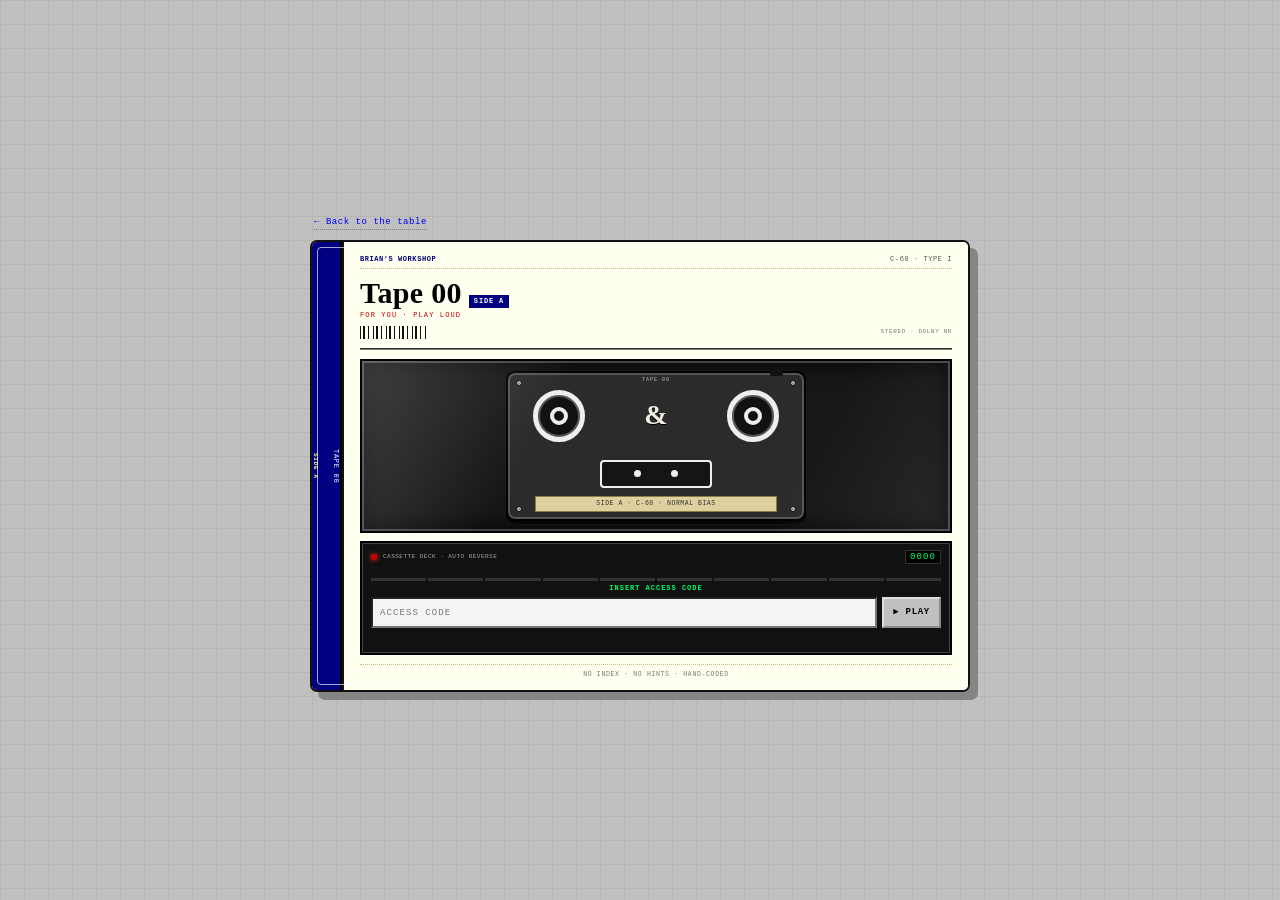
<file: tape-00.html>
<!DOCTYPE html>
<html lang="zh-CN">
<head>
<meta charset="utf-8">
<meta name="viewport" content="width=device-width, initial-scale=1">
<meta name="robots" content="noindex, nofollow, noarchive">
<meta name="referrer" content="no-referrer">
<title>Tape 00 — Brian's Workshop</title>
<link rel="icon" href="assets/badge-brian.svg" type="image/svg+xml">
<link rel="stylesheet" href="style.css">
<link rel="stylesheet" href="tape-00.css">
</head>
<body class="tape-page">
<main class="tape-shell">
  <a class="tape-back" href="roulette.html">← Back to the table</a>

  <section class="tape-case" id="tapeCard" aria-labelledby="tapeTitle">
    <div class="case-spine" aria-hidden="true">
      <span>TAPE 00</span>
      <b>SIDE A</b>
    </div>

    <div class="case-body">
      <header class="jcard">
        <div class="jcard-top">
          <span class="jcard-brand">BRIAN'S WORKSHOP</span>
          <span class="jcard-cat">C-60 · TYPE I</span>
        </div>

        <div class="jcard-title">
          <h1 id="tapeTitle">Tape 00</h1>
          <span class="jcard-side">SIDE A</span>
        </div>

        <p class="jcard-line">FOR YOU · PLAY LOUD</p>

        <div class="jcard-meta">
          <span class="barcode" aria-hidden="true"></span>
          <span>STEREO · DOLBY NR</span>
        </div>
      </header>

      <div class="case-window">
        <div class="case-glare" aria-hidden="true"></div>
        <div class="tape-cassette" aria-hidden="true">
          <div class="tape-body">
            <span class="screw s1"></span><span class="screw s2"></span>
            <span class="screw s3"></span><span class="screw s4"></span>
            <span class="tape-top-label">TAPE 00</span>
            <span class="tape-notch"></span>
            <span class="tape-amp" aria-hidden="true">&amp;</span>

            <div class="tape-reels">
              <span class="reel"><i></i></span>
              <span class="reel"><i></i></span>
            </div>

            <div class="tape-window"><span></span><span></span></div>
            <div class="tape-strip">SIDE A · C-60 · NORMAL BIAS</div>
          </div>
        </div>
      </div>

      <div class="deck">
        <div class="deck-row">
          <span class="deck-led" aria-hidden="true"></span>
          <span class="deck-label">CASSETTE DECK · AUTO REVERSE</span>
          <span class="deck-counter" id="tapeCounter" aria-hidden="true">0000</span>
        </div>

        <div class="deck-vu" aria-hidden="true">
          <i></i><i></i><i></i><i></i><i></i><i></i><i></i><i></i><i></i><i></i>
        </div>

        <p class="tape-status" id="tapeStatus" role="status">INSERT ACCESS CODE</p>

        <form class="tape-form" id="tapeForm" novalidate>
          <label class="sr-only" for="tapeCode">Access code</label>
          <input class="tape-input" id="tapeCode" type="password" name="code" autocomplete="off" autocapitalize="off" spellcheck="false" placeholder="ACCESS CODE" aria-describedby="tapeError">
          <button class="btn tape-submit" id="tapeSubmit" type="submit">▶ PLAY</button>
        </form>

        <p class="tape-error" id="tapeError" role="alert"></p>

        <div class="tape-message" id="tapeMessage" tabindex="-1" aria-live="polite" hidden>
          <div class="message-paper">
            <p class="tape-granted">ACCESS GRANTED · SIDE A</p>
            <p class="tape-love" id="tapeLove"></p>
            <p class="tape-sign">— B.</p>
          </div>
          <button class="btn tape-rewind" id="tapeLock" type="button">↺ REWIND</button>
        </div>
      </div>

      <p class="tape-fine">NO INDEX · NO HINTS · HAND-CODED</p>
    </div>
  </section>
</main>
<script src="argon2-bundled.min.js"></script>
<script src="tape-00.js"></script>
</body>
</html>
</file>
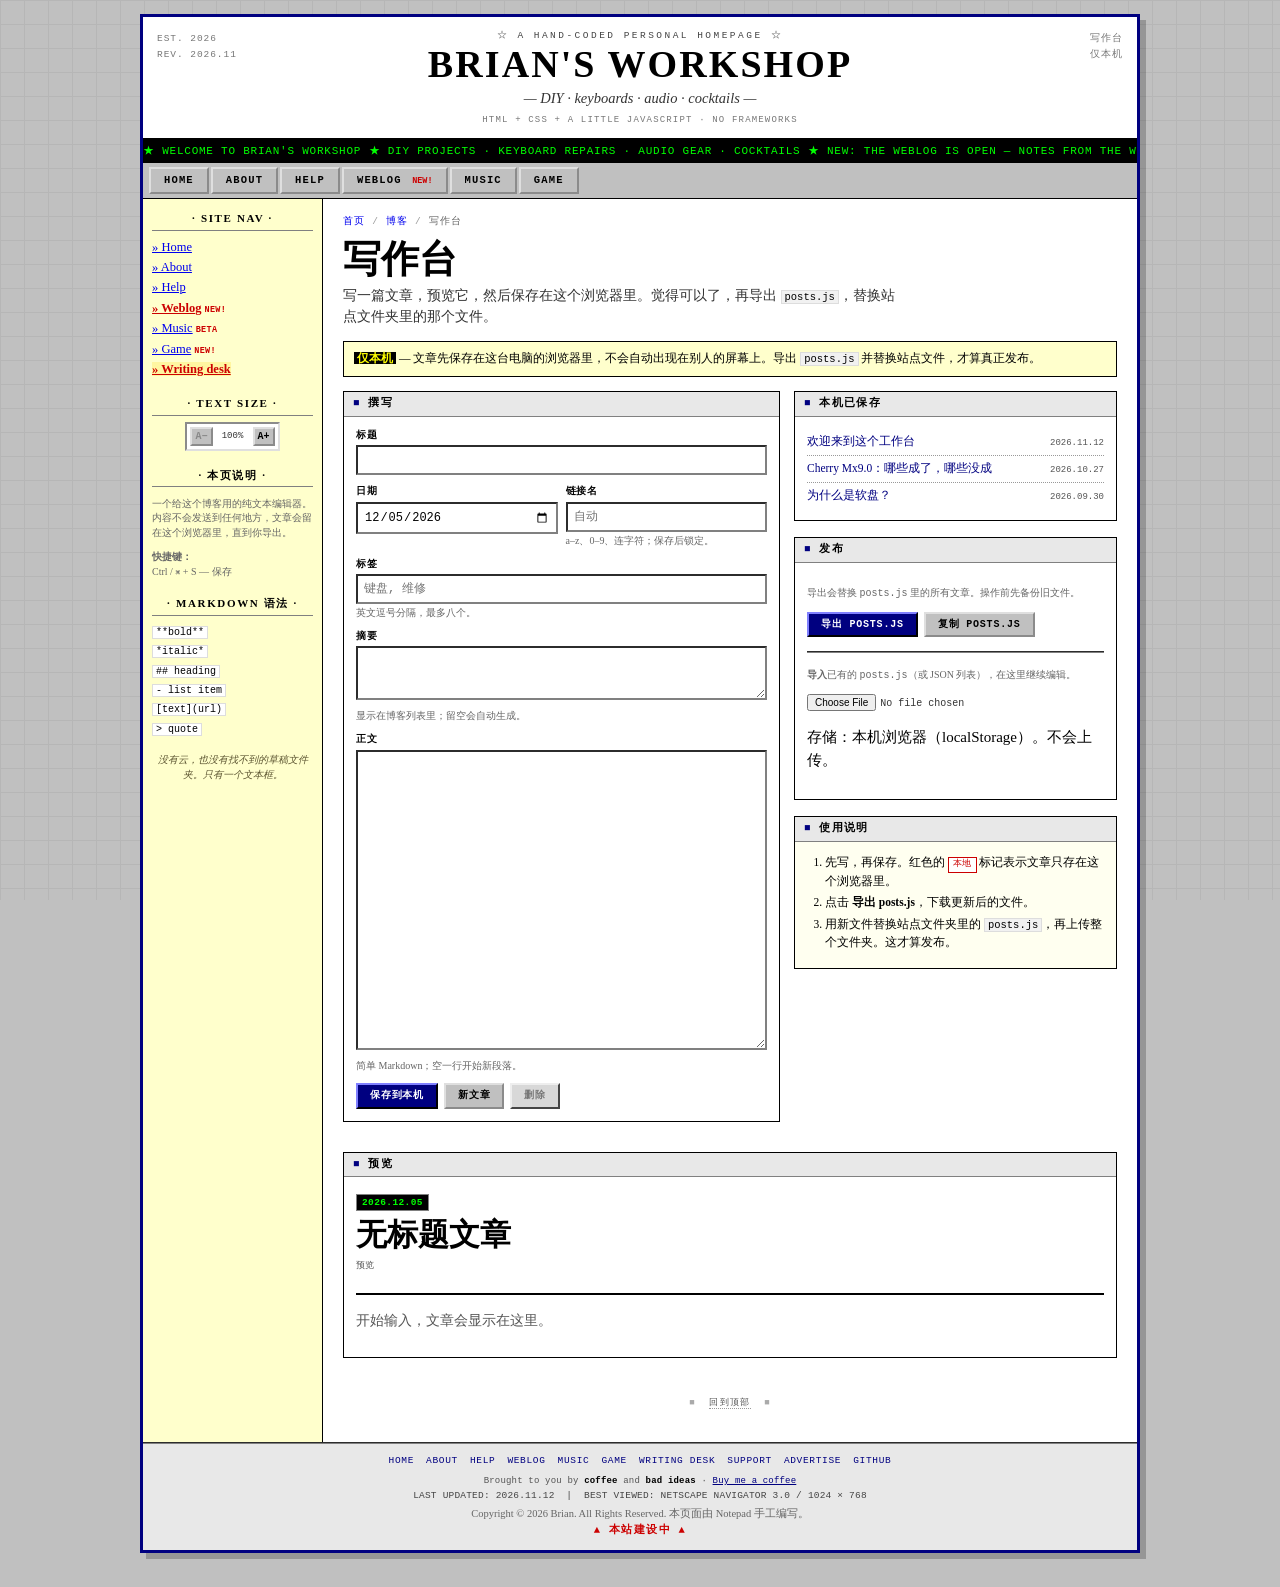
<file: write.html>
<!DOCTYPE html>
<html lang="zh-CN">
<head>
<meta charset="UTF-8">
<meta name="viewport" content="width=device-width, initial-scale=1">
<title>Brian's Workshop — 写作台</title>
<link rel="icon" href="data:image/svg+xml,%3Csvg xmlns='http://www.w3.org/2000/svg' viewBox='0 0 32 32'%3E%3Cpath d='M16 3v26M3 16h26M6.8 6.8l18.4 18.4M25.2 6.8L6.8 25.2' stroke='black' stroke-width='2.4' stroke-linecap='round'/%3E%3C/svg%3E">
<script>
try {
  var savedTextSize = parseInt(localStorage.getItem("bw_textsize"), 10) || 0;
  if (savedTextSize === 1 || savedTextSize === 2) {
    document.documentElement.classList.add("textsize-" + savedTextSize);
  }
} catch (e) {}
</script>
<link rel="stylesheet" href="style.css">
</head>
<body>

<a class="skip-link" href="#main">跳到正文</a>

<div class="page">

  <header class="masthead">
    <div class="mast-edge mast-edge-left">
      <span>EST. 2026</span>
      <span>REV. 2026.11</span>
    </div>
    <div class="mast-center">
      <p class="mast-kicker">☆ A HAND-CODED PERSONAL HOMEPAGE ☆</p>
      <p class="mast-title"><a href="home.html">Brian's Workshop</a></p>
      <p class="mast-sub">— DIY · keyboards · audio · cocktails —</p>
      <p class="mast-meta">HTML + CSS + A LITTLE JAVASCRIPT · NO FRAMEWORKS</p>
    </div>
    <div class="mast-edge mast-edge-right">
      <span>写作台</span>
      <span>仅本机</span>
    </div>
  </header>

  <div class="ticker" aria-label="Site news ticker">
    <div class="ticker-track">
      <span>★ WELCOME TO BRIAN'S WORKSHOP ★ DIY PROJECTS · KEYBOARD REPAIRS · AUDIO GEAR · COCKTAILS ★ NEW: THE WEBLOG IS OPEN — NOTES FROM THE WORKBENCH ★ MUSIC BOX: 10 TRACKS ONLINE — FULL PLAYLIST ★ NEW: DEVIL'S ROULETTE — DO NOT TRY THIS AT HOME ★ LINKS & BUTTON WALL ON ABOUT ★ NO ALGORITHMS, NO POP-UPS, JUST TINKERING ★ BEST VIEWED IN NETSCAPE NAVIGATOR 3.0 AT 1024×768 ★ THIS SITE IS ALWAYS UNDER CONSTRUCTION ★</span>
      <span aria-hidden="true">★ WELCOME TO BRIAN'S WORKSHOP ★ DIY PROJECTS · KEYBOARD REPAIRS · AUDIO GEAR · COCKTAILS ★ NEW: THE WEBLOG IS OPEN — NOTES FROM THE WORKBENCH ★ MUSIC BOX: 10 TRACKS ONLINE — FULL PLAYLIST ★ NEW: DEVIL'S ROULETTE — DO NOT TRY THIS AT HOME ★ LINKS & BUTTON WALL ON ABOUT ★ NO ALGORITHMS, NO POP-UPS, JUST TINKERING ★ BEST VIEWED IN NETSCAPE NAVIGATOR 3.0 AT 1024×768 ★ THIS SITE IS ALWAYS UNDER CONSTRUCTION ★</span>
    </div>
  </div>

  <nav class="mainnav" aria-label="Primary">
    <a href="home.html">Home</a>
    <a href="about.html">About</a>
    <a href="help.html">Help</a>
    <a href="blog.html">Weblog <span class="new blink">NEW!</span></a>
    <a href="music.html">Music</a>
    <a href="roulette.html">Game</a>
  </nav>

  <div class="layout">

    <aside class="sidebar" aria-label="Site sidebar">
      <section class="sidebox">
        <h2 class="sidebox-title">· SITE NAV ·</h2>
        <ul class="navlist">
          <li><a href="home.html">» Home</a></li>
          <li><a href="about.html">» About</a></li>
          <li><a href="help.html">» Help</a></li>
          <li><a class="hot" href="blog.html">» Weblog</a> <span class="new blink">NEW!</span></li>
          <li><a href="music.html">» Music</a> <span class="new">BETA</span></li>
          <li><a href="roulette.html">» Game</a> <span class="new">NEW!</span></li>
          <li><a href="write.html" aria-current="page">» Writing desk</a></li>
        </ul>
      </section>

      <section class="sidebox textsize-box">
        <h2 class="sidebox-title">· TEXT SIZE ·</h2>
        <div class="textsize" role="group" aria-label="Text size">
          <button type="button" data-textsize="-1" aria-label="Decrease text size">A&minus;</button>
          <span class="textsize-value" aria-live="polite">100%</span>
          <button type="button" data-textsize="1" aria-label="Increase text size">A+</button>
        </div>
      </section>

      <section class="sidebox">
        <h2 class="sidebox-title">· 本页说明 ·</h2>
        <p class="tiny">一个给这个博客用的纯文本编辑器。内容不会发送到任何地方，文章会留在这个浏览器里，直到你导出。</p>
        <p class="tiny"><b>快捷键：</b><br>Ctrl / ⌘ + S — 保存</p>
      </section>

      <section class="sidebox">
        <h2 class="sidebox-title">· MARKDOWN 语法 ·</h2>
        <ul class="navlist navlist-small">
          <li><code>**bold**</code></li>
          <li><code>*italic*</code></li>
          <li><code>## heading</code></li>
          <li><code>- list item</code></li>
          <li><code>[text](url)</code></li>
          <li><code>&gt; quote</code></li>
        </ul>
      </section>

      <p class="sidebar-note">没有云，也没有找不到的草稿文件夹。只有一个文本框。</p>
    </aside>

    <main id="main" class="content">

      <p class="crumb"><a href="home.html">首页</a> <span class="sep">/</span> <a href="blog.html">博客</a> <span class="sep">/</span> 写作台</p>

      <div class="pagehead">
        <h1>写作台</h1>
        <p class="page-sub">写一篇文章，预览它，然后保存在这个浏览器里。觉得可以了，再导出 <code>posts.js</code>，替换站点文件夹里的那个文件。</p>
      </div>

      <div class="notice">
        <strong>仅本机</strong> — 文章先保存在这台电脑的浏览器里，不会自动出现在别人的屏幕上。导出 <code>posts.js</code> 并替换站点文件，才算真正发布。
      </div>

      <div class="editor">

        <form id="postForm" class="panel" autocomplete="off">
          <h2 class="panel-head">撰写</h2>
          <div class="panel-body">
            <div class="field">
              <label for="fTitle">标题</label>
              <input id="fTitle" type="text" maxlength="120" required>
            </div>

            <div class="field-row">
              <div class="field">
                <label for="fDate">日期</label>
                <input id="fDate" type="date" required>
              </div>
              <div class="field">
                <label for="fSlug">链接名</label>
                <input id="fSlug" type="text" pattern="[a-z0-9\-]*" placeholder="自动" maxlength="60">
                <p class="hint">a–z、0–9、连字符；保存后锁定。</p>
              </div>
            </div>

            <div class="field">
              <label for="fTags">标签</label>
              <input id="fTags" type="text" placeholder="键盘, 维修" maxlength="120">
              <p class="hint">英文逗号分隔，最多八个。</p>
            </div>

            <div class="field">
              <label for="fExcerpt">摘要</label>
              <textarea id="fExcerpt" rows="2" maxlength="280"></textarea>
              <p class="hint">显示在博客列表里；留空会自动生成。</p>
            </div>

            <div class="field">
              <label for="fBody">正文</label>
              <textarea id="fBody" rows="16" required></textarea>
              <p class="hint">简单 Markdown；空一行开始新段落。</p>
            </div>

            <div class="edit-actions">
              <button class="btn btn-save" type="submit" id="btnSave">保存到本机</button>
              <button class="btn" type="button" id="btnNew">新文章</button>
              <button class="btn btn-danger" type="button" id="btnDelete" disabled>删除</button>
            </div>
          </div>
        </form>

        <div>
          <section class="panel">
            <h2 class="panel-head">本机已保存</h2>
            <div class="panel-body">
              <div id="postRows" class="post-rows"></div>
            </div>
          </section>

          <section class="panel">
            <h2 class="panel-head">发布</h2>
            <div class="panel-body">
              <p class="tiny">导出会替换 <code>posts.js</code> 里的所有文章。操作前先备份旧文件。</p>
              <div class="edit-actions">
                <button class="btn btn-save" type="button" id="btnExport">导出 posts.js</button>
                <button class="btn" type="button" id="btnCopy">复制 posts.js</button>
              </div>
              <hr>
              <p class="tiny"><b>导入</b>已有的 <code>posts.js</code>（或 JSON 列表），在这里继续编辑。</p>
              <input class="file-input" id="importFile" type="file" accept=".js,.json,text/javascript,application/json" aria-label="导入 posts.js">
              <p class="hint" id="storageNote"></p>
            </div>
          </section>

          <section class="panel panel-yellow">
            <h2 class="panel-head">使用说明</h2>
            <div class="panel-body">
              <ol class="howto">
                <li>先写，再保存。红色的 <span class="draft-badge">本地</span> 标记表示文章只存在这个浏览器里。</li>
                <li>点击 <b>导出 posts.js</b>，下载更新后的文件。</li>
                <li>用新文件替换站点文件夹里的 <code>posts.js</code>，再上传整个文件夹。这才算发布。</li>
              </ol>
            </div>
          </section>
        </div>

      </div>

      <section class="panel preview-panel">
        <h2 class="panel-head">预览</h2>
        <div class="panel-body">
          <div id="preview" class="post-body">
            <p class="muted">开始输入，文章会显示在这里。</p>
          </div>
        </div>
      </section>

      <p class="page-end"><span class="dot">■</span> <a href="#main">回到顶部</a> <span class="dot">■</span></p>

    </main>
  </div>

  <footer class="sitefooter">
    <nav class="footer-nav" aria-label="Footer">
      <a href="home.html">Home</a>
      <a href="about.html">About</a>
      <a href="help.html">Help</a>
      <a href="blog.html">Weblog</a>
      <a href="music.html">Music</a>
      <a href="roulette.html">Game</a>
      <a href="write.html">Writing desk</a>
      <a href="home.html#support">Support</a>
      <a href="https://github.com/BZHU404" target="_blank" rel="noopener">Advertise</a>
      <a href="https://github.com/BZHU404" target="_blank" rel="noopener">GitHub</a>
    </nav>
    <p class="footer-sponsor">Brought to you by <b>coffee</b> and <b>bad ideas</b> · <a href="home.html#support">Buy me a coffee</a></p>
    <p class="footer-line">LAST UPDATED: 2026.11.12 &nbsp;|&nbsp; BEST VIEWED: NETSCAPE NAVIGATOR 3.0 / 1024 × 768</p>
    <p class="footer-fine">Copyright © 2026 Brian. All Rights Reserved. 本页面由 Notepad 手工编写。<br>
    <span class="construction blink">▲ 本站建设中 ▲</span></p>
  </footer>

</div>

<div class="toast" id="toast" role="status" aria-live="polite" hidden></div>

<script src="posts.js"></script>
<script src="blog.js"></script>
<script src="write.js"></script>
<script src="site.js"></script>
</body>
</html>
</file>
<file: style.css>
/* ==========================================================================
   BRIAN'S WORKSHOP — 1997-style stylesheet
   Hand-written HTML/CSS. No frameworks, no build step.
   Palette and layout are a deliberate nod to the old personal-homepage web:
   grey tiled desktop, navy window borders, Times New Roman, beveled buttons.
   ========================================================================== */

:root {
  --bg: #c0c0c0;
  --bg-line: #b6b6b6;
  --paper: #ffffff;
  --ink: #000000;
  --muted: #555555;
  --faint: #777777;

  --navy: #000080;
  --navy-2: #0000a8;
  --yellow: #ffffcc;
  --blue: #e8f0fa;
  --cream: #fffff0;
  --bar: #e8e8e8;
  --rule: #808080;
  --light: #dfdfdf;

  --link: #0000ee;
  --visited: #551a8b;
  --red: #cc0000;
  --green: #007700;
  --led: #00ff00;

  --serif: "Times New Roman", Times, "Songti SC", "SimSun", "宋体", serif;
  --mono: "Courier New", Courier, "Songti SC", "SimSun", monospace;
}

*,
*::before,
*::after { box-sizing: border-box; }

html {
  -webkit-text-size-adjust: 100%;
  scroll-behavior: smooth;
}

body {
  margin: 0;
  padding: 14px 10px 34px;
  background-color: var(--bg);
  background-image:
    linear-gradient(var(--bg-line) 1px, transparent 1px),
    linear-gradient(90deg, var(--bg-line) 1px, transparent 1px);
  background-size: 24px 24px;
  color: var(--ink);
  font: 15px/1.55 var(--serif);
}

img { max-width: 100%; height: auto; border: 0; }
hr { border: 0; border-top: 2px groove var(--rule); margin: 14px 0; }

a:link { color: var(--link); }
a:visited { color: var(--visited); }
a:hover { color: var(--red); }
a:active { color: #ff0000; }

::selection { background: var(--navy); color: #fff; }

a:focus-visible,
button:focus-visible,
summary:focus-visible,
input:focus-visible,
textarea:focus-visible {
  outline: 2px solid var(--navy);
  outline-offset: 2px;
}

.sr-only {
  position: absolute;
  width: 1px; height: 1px;
  padding: 0; margin: -1px;
  overflow: hidden;
  clip: rect(0 0 0 0);
  white-space: nowrap;
  border: 0;
}

.skip-link {
  position: absolute;
  left: -9999px;
  top: 0;
  z-index: 100;
  padding: 6px 12px;
  background: #000;
  color: #fff;
  font: 12px var(--mono);
}
.skip-link:focus { left: 8px; top: 8px; color: #fff; }

/* --------------------------------------------------------------------------
   The window
   -------------------------------------------------------------------------- */

.page {
  width: min(1000px, 100%);
  margin: 0 auto;
  background: var(--paper);
  border: 3px solid var(--navy);
  box-shadow: 6px 6px 0 rgba(0, 0, 0, 0.22);
}

/* --------------------------------------------------------------------------
   Masthead
   -------------------------------------------------------------------------- */

.masthead {
  display: grid;
  grid-template-columns: 116px minmax(0, 1fr) 116px;
  gap: 8px;
  align-items: start;
  padding: 12px 14px 11px;
  border-bottom: 1px solid var(--ink);
  background: #fff;
}

.mast-edge {
  display: flex;
  flex-direction: column;
  gap: 2px;
  padding-top: 3px;
  color: var(--faint);
  font: 9.5px/1.45 var(--mono);
  letter-spacing: 0.1em;
  text-transform: uppercase;
}
.mast-edge-right { align-items: flex-end; text-align: right; }

.mast-center { text-align: center; min-width: 0; }

.mast-kicker {
  margin: 0 0 3px;
  color: #444;
  font: 9.5px/1.4 var(--mono);
  letter-spacing: 0.26em;
  text-transform: uppercase;
}

.mast-title {
  margin: 0;
  font: bold clamp(25px, 4.4vw, 38px)/1.05 var(--serif);
  letter-spacing: 0.055em;
  text-transform: uppercase;
}
.mast-title a { color: #000; text-decoration: none; }
.mast-title a:hover { color: var(--navy); }

.mast-sub {
  margin: 4px 0 0;
  color: #333;
  font: italic 14.5px/1.3 var(--serif);
}

.mast-meta {
  margin: 6px 0 0;
  color: var(--faint);
  font: 9px/1.4 var(--mono);
  letter-spacing: 0.13em;
  text-transform: uppercase;
}

/* --------------------------------------------------------------------------
   Ticker (the marquee, rebuilt in CSS)
   -------------------------------------------------------------------------- */

.ticker {
  overflow: hidden;
  padding: 3px 0;
  background: #000;
  background-image: repeating-linear-gradient(
    0deg,
    rgba(0, 0, 0, 0.45) 0,
    rgba(0, 0, 0, 0.45) 1px,
    transparent 1px,
    transparent 3px
  );
  border-top: 1px solid #000;
  border-bottom: 1px solid #000;
  color: var(--led);
  font: 11px/1.5 var(--mono);
  letter-spacing: 0.07em;
}

.ticker-track {
  display: flex;
  width: max-content;
  animation: ticker 38s linear infinite;
  will-change: transform;
}
.ticker-track span { padding-right: 56px; white-space: nowrap; }
.ticker:hover .ticker-track { animation-play-state: paused; }

@keyframes ticker {
  from { transform: translateX(0); }
  to { transform: translateX(-50%); }
}

/* --------------------------------------------------------------------------
   Main navigation
   -------------------------------------------------------------------------- */

.mainnav {
  display: flex;
  flex-wrap: wrap;
  gap: 2px;
  padding: 4px 6px;
  background: var(--bg);
  border-bottom: 1px solid var(--ink);
}

.mainnav a {
  display: block;
  padding: 4px 13px;
  background: var(--bg);
  border: 2px outset var(--light);
  color: #000;
  font: bold 10.5px/1.45 var(--mono);
  letter-spacing: 0.11em;
  text-decoration: none;
  text-transform: uppercase;
}
.mainnav a:hover { background: #d4d4d4; color: var(--navy); }
.mainnav a[aria-current="page"] {
  background: #adadad;
  border-style: inset;
  color: #000;
}
.mainnav .new {
  margin-left: 3px;
  color: var(--red);
  font-size: 8.5px;
  letter-spacing: 0;
}

/* --------------------------------------------------------------------------
   Layout columns
   -------------------------------------------------------------------------- */

.layout {
  display: grid;
  grid-template-columns: 180px minmax(0, 1fr);
  align-items: stretch;
}
.layout.has-rail { grid-template-columns: 180px minmax(0, 1fr) 220px; }

.sidebar {
  padding: 10px 9px 16px;
  background: var(--yellow);
  border-right: 1px solid var(--ink);
  font-size: 12px;
  line-height: 1.45;
}

.rail {
  padding: 10px 9px 16px;
  background: var(--blue);
  border-left: 1px solid var(--ink);
  font-size: 12px;
  line-height: 1.45;
}

.content {
  display: flex;
  flex-direction: column;
  min-width: 0;
  padding: 16px 20px 32px;
  background: #fff;
}

/* --------------------------------------------------------------------------
   Sidebar boxes
   -------------------------------------------------------------------------- */

.sidebox { margin: 0 0 15px; }

.sidebox-title {
  margin: 0 0 6px;
  padding: 2px 0 4px;
  border-bottom: 1px solid var(--rule);
  font: bold 11px/1.3 var(--serif);
  letter-spacing: 0.15em;
  text-align: center;
  text-transform: uppercase;
}

.navlist { list-style: none; margin: 0; padding: 0; }
.navlist li { padding: 1px 0; }
.navlist a {
  color: var(--link);
  font-size: 12.5px;
  text-decoration: underline;
  text-decoration-thickness: 1px;
  text-underline-offset: 1px;
}
.navlist a:hover { background: #fff6a0; color: var(--red); }
.navlist .hot { color: var(--red); font-weight: bold; }
.navlist a[aria-current="page"] { color: var(--red); font-weight: bold; background: #fff6a0; }
.navlist-small a { font-size: 11.5px; }

.new {
  color: var(--red);
  font: bold 8.5px var(--mono);
  letter-spacing: 0.04em;
}

.blink { animation: blink 1.05s steps(1) infinite; }
@keyframes blink { 50% { opacity: 0; } }

.flash { animation: flash 0.9s steps(1) infinite; }
@keyframes flash {
  50% { background: #000; color: #ff0; }
}

/* Stats / counter */
.stats { text-align: center; }
.stat-label {
  margin: 4px 0 3px;
  color: #333;
  font: 9px var(--mono);
  letter-spacing: 0.12em;
  text-transform: uppercase;
}

.counter {
  display: inline-block;
  min-width: 104px;
  margin: 2px auto 7px;
  padding: 2px 5px;
  background: #000;
  border: 2px inset var(--rule);
  color: var(--led);
  font: bold 17px/1.3 var(--mono);
  letter-spacing: 4px;
  text-align: center;
  text-shadow: 0 0 6px rgba(0, 255, 0, 0.7);
}

.stat-row {
  display: flex;
  justify-content: space-between;
  gap: 6px;
  margin: 2px 0;
  padding-bottom: 1px;
  border-bottom: 1px dotted #b8b06a;
  font: 9.5px/1.55 var(--mono);
  letter-spacing: 0.04em;
}
.stat-row b { color: #000; font-weight: bold; }

/* 88x31 badge */
.badge88 {
  display: flex;
  flex-direction: column;
  align-items: center;
  justify-content: center;
  width: 88px;
  height: 31px;
  margin: 4px auto 6px;
  background: var(--navy);
  border: 1px solid #000;
  box-shadow: 1px 1px 0 var(--rule);
  color: #fff;
  line-height: 1;
  text-align: center;
  text-decoration: none;
}
.badge88 span {
  font: bold 7.5px/1.15 var(--mono);
  letter-spacing: 0.05em;
}
.badge88 small {
  margin-top: 2px;
  color: #c9c9ff;
  font: 5.5px/1 var(--mono);
  letter-spacing: 0.08em;
}
.badge88:link,
.badge88:visited { color: #fff; }
.badge88:hover { background: var(--navy-2); color: #fff; }

/* News list */
.newslist { list-style: none; margin: 0; padding: 0; font-size: 10.5px; line-height: 1.45; }
.newslist li { padding: 3px 0; border-bottom: 1px dotted #c9c27a; }
.newslist li:last-child { border-bottom: 0; }
.newslist b {
  display: block;
  color: #555;
  font: 9px var(--mono);
  letter-spacing: 0.05em;
}

.sidebar-note {
  margin: 14px 0 0;
  color: #5b5430;
  font: italic 10px/1.45 var(--serif);
  text-align: center;
}

/* --------------------------------------------------------------------------
   Generic content bits
   -------------------------------------------------------------------------- */

.crumb {
  margin: 0 0 10px;
  color: #666;
  font: 9.5px/1.5 var(--mono);
  letter-spacing: 0.12em;
  text-transform: uppercase;
}
.crumb a { color: var(--link); text-decoration: none; }
.crumb a:hover { text-decoration: underline; }
.crumb .sep { color: #999; }

.center { text-align: center; }
.tiny { color: #666; font-size: 10px; }
.muted { color: var(--muted); }

.panel {
  margin: 0 0 16px;
  background: #fff;
  border: 1px solid var(--ink);
}
.panel-head {
  margin: 0;
  padding: 4px 9px;
  background: var(--bar);
  border-bottom: 1px solid var(--rule);
  color: #000;
  font: bold 10.5px/1.5 var(--mono);
  letter-spacing: 0.13em;
  text-transform: uppercase;
}
.panel-head::before { content: "\25A0  "; color: var(--navy); }
.panel-body { padding: 12px; }
.panel-yellow { background: var(--cream); }
.panel-yellow .panel-body { background: var(--cream); }

.group-head {
  margin: 22px 0 8px;
  padding-bottom: 4px;
  border-bottom: 2px groove var(--rule);
  font: bold 13.5px/1.3 var(--serif);
  letter-spacing: 0.13em;
  text-transform: uppercase;
}
.group-head::before { content: "\25A0  "; color: var(--navy); }

/* Beveled buttons */
.btn {
  display: inline-block;
  padding: 3px 12px;
  background: var(--bg);
  border: 2px outset var(--light);
  color: #000;
  font: bold 10px/1.55 var(--mono);
  letter-spacing: 0.08em;
  text-decoration: none;
  text-transform: uppercase;
  cursor: pointer;
}
.btn:link,
.btn:visited { color: #000; }
.btn:hover { background: #d2d2d2; color: var(--navy); }
.btn:active { border-style: inset; }
.btn-hot { background: #fff0a0; }
.btn-hot:hover { background: #fff7c8; }
.btn-small { padding: 2px 8px; font-size: 9px; }

.notice {
  margin: 0 0 14px;
  padding: 8px 10px;
  background: var(--yellow);
  border: 1px solid var(--ink);
  font-size: 11.5px;
  line-height: 1.55;
}
.notice strong { background: #000; color: #ff0; padding: 0 3px; }

.empty-note {
  margin: 0;
  padding: 14px;
  border: 1px dashed var(--rule);
  background: var(--cream);
  color: #444;
  font-size: 12.5px;
  text-align: center;
}

/* --------------------------------------------------------------------------
   Home
   -------------------------------------------------------------------------- */

.hero {
  display: grid;
  grid-template-columns: minmax(0, 1.15fr) minmax(0, 0.85fr);
  margin: 0 0 16px;
  background: var(--cream);
  border: 1px solid var(--ink);
}

.hero-copy {
  padding: 20px 22px;
  border-right: 1px solid var(--rule);
}

.hero-kicker {
  margin: 0 0 6px;
  color: #555;
  font: 9.5px/1.4 var(--mono);
  letter-spacing: 0.19em;
  text-transform: uppercase;
}

.hero h1 {
  margin: 0 0 12px;
  padding-bottom: 10px;
  border-bottom: 2px solid var(--ink);
  font: bold clamp(28px, 4.2vw, 39px)/1.05 var(--serif);
  letter-spacing: 0.01em;
}

.lede {
  max-width: 34em;
  margin: 0 0 10px;
  font-size: 15.5px;
  line-height: 1.55;
}

.hero-actions {
  display: flex;
  flex-wrap: wrap;
  gap: 6px;
  margin-top: 16px;
}

.hero-disk {
  display: flex;
  flex-direction: row;
  align-items: center;
  justify-content: center;
  padding: 16px 14px;
  background-color: #fff;
  background-image:
    linear-gradient(#f1f1f1 1px, transparent 1px),
    linear-gradient(90deg, #f1f1f1 1px, transparent 1px);
  background-size: 12px 12px;
}

.disk-label {
  margin: 0 0 8px;
  padding: 1px 6px;
  background: #fff;
  border: 1px solid #c8c8c8;
  color: #555;
  font: 8.5px/1.5 var(--mono);
  letter-spacing: 0.12em;
}

.floppy-frame {
  width: fit-content;
  max-width: 100%;
  margin: 0 auto;
  padding: 6px;
  background: #fff;
  border: 2px inset var(--light);
}

.floppy-link { display: block; line-height: 0; }
.floppy-link:hover { outline: 2px dotted var(--navy); outline-offset: 3px; }
.disk-station {
  display: flex;
  align-items: stretch;
  justify-content: center;
  gap: 8px;
  min-width: 0;
}

.disk-side {
  display: flex;
  flex-direction: column;
  align-items: center;
  justify-content: center;
  min-width: 0;
}

.floppy { display: block; width: 200px; max-width: 100%; }

.hero-disk .disk-textsize {
  display: flex;
  flex-direction: column;
  align-items: center;
  justify-content: space-between;
  width: 78px;
  margin: 0;
  padding: 8px 4px;
  background: #fffdf0;
  border: 1px dashed #555;
  box-shadow: 2px 2px 0 rgba(0, 0, 0, 0.12);
}

.hero-disk .disk-textsize-title {
  color: #555;
  font: bold 8px/1.2 var(--mono);
  letter-spacing: 0.1em;
  text-align: center;
  text-transform: uppercase;
}

.hero-disk .disk-textsize button {
  width: 100%;
  margin: 2px 0;
  font-size: 12px;
}

.hero-disk .disk-textsize .textsize-value {
  min-width: 0;
  color: #000;
  font: bold 10px/1.3 var(--mono);
}

.disk-hint {
  margin: 8px 0 0;
  padding: 1px 6px;
  background: #fff;
  border: 1px solid #ddd;
  color: #555;
  font: 9px/1.5 var(--mono);
  letter-spacing: 0.05em;
}

.home-grid {
  display: grid;
  grid-template-columns: minmax(0, 1.35fr) minmax(0, 1fr);
  gap: 16px;
  align-items: start;
}
.home-grid .panel { margin-bottom: 0; }

.latest-posts { display: flex; flex-direction: column; }

.latest-item {
  display: grid;
  grid-template-columns: 72px minmax(0, 1fr);
  gap: 10px;
  padding: 7px 0;
  border-bottom: 1px dotted #999;
}
.latest-item:last-child { border-bottom: 0; }

.latest-date {
  color: #555;
  font: 9px/1.6 var(--mono);
  letter-spacing: 0.02em;
}

.latest-title {
  margin: 0 0 2px;
  font: bold 13.5px/1.35 var(--serif);
}
.latest-title a { color: var(--navy); text-decoration: none; }
.latest-title a:hover { text-decoration: underline; }

.latest-excerpt {
  margin: 0;
  color: #444;
  font-size: 11.5px;
  line-height: 1.45;
}

.more-link { margin: 9px 0 0; font-size: 11.5px; }

.start-list { list-style: none; margin: 0; padding: 0; font-size: 12px; }
.start-list li { padding: 5px 0; border-bottom: 1px dotted #b8b06a; }
.start-list li:last-child { border-bottom: 0; }
.start-list a { color: var(--navy); font-weight: bold; }
.start-list span { display: block; color: #444; font-size: 11px; line-height: 1.4; }

.page-end {
  margin: auto 0 0;
  padding-top: 22px;
  color: #777;
  font: 9px/1.6 var(--mono);
  letter-spacing: 0.14em;
  text-align: center;
  text-transform: uppercase;
}
.page-end .dot { margin: 0 7px; color: #aaa; }
.page-end a { color: #555; text-decoration: none; border-bottom: 1px dotted #999; }
.page-end a:hover { color: var(--navy); border-bottom-color: var(--navy); }

.construction {
  margin: 18px 0 0;
  color: var(--red);
  font: bold 10.5px/1.5 var(--mono);
  letter-spacing: 0.13em;
  text-align: center;
  text-transform: uppercase;
}

/* --------------------------------------------------------------------------
   About
   -------------------------------------------------------------------------- */

.about-top {
  display: grid;
  grid-template-columns: minmax(0, 1fr) 328px;
  gap: 18px;
  align-items: start;
  margin: 0 0 8px;
}

.about-intro h1,
.about-intro h2 {
  margin: 0 0 8px;
  font: bold clamp(28px, 4vw, 38px)/1.05 var(--serif);
}

.statement {
  max-width: 15em;
  margin: 0 0 14px;
  font: italic 21px/1.35 var(--serif);
}

.about-note {
  max-width: 34em;
  margin: 0 0 10px;
  color: #444;
  font-size: 12.5px;
  line-height: 1.55;
}

.memory {
  padding: 12px;
  background: var(--cream);
  border: 1px solid var(--ink);
}
.memory h3 {
  margin: 0 0 3px;
  font: bold 14.5px/1.3 var(--serif);
  letter-spacing: 0.03em;
  text-transform: uppercase;
}
.memory-sub {
  margin: 0 0 9px;
  color: #555;
  font-size: 11px;
  line-height: 1.45;
}

.board {
  display: grid;
  grid-template-columns: repeat(4, 1fr);
  gap: 5px;
  max-width: 300px;
  margin: 0 auto;
}

.board .card {
  position: relative;
  aspect-ratio: 1 / 1;
  padding: 0;
  background: var(--bg);
  border: 2px outset var(--light);
  border-radius: 0;
  cursor: pointer;
  transform-style: preserve-3d;
  transition: transform 0.35s ease;
}
.board .card.flipped { transform: rotateY(180deg); }
.board .card:focus-visible { outline: 2px solid var(--navy); outline-offset: 2px; }
.board .card.matched { opacity: 0.4; pointer-events: none; }

.face {
  position: absolute;
  inset: 0;
  display: flex;
  align-items: center;
  justify-content: center;
  overflow: hidden;
  -webkit-backface-visibility: hidden;
  backface-visibility: hidden;
}

.face.back {
  background: var(--navy);
  background-image: repeating-linear-gradient(
    45deg,
    rgba(255, 255, 255, 0.13) 0,
    rgba(255, 255, 255, 0.13) 2px,
    transparent 2px,
    transparent 6px
  );
}
.face.back::after {
  content: "?";
  color: #fff;
  font: bold 20px var(--mono);
  text-shadow: 1px 1px 0 #000;
}

.face.front {
  background: #fff;
  border: 1px solid #000;
  transform: rotateY(180deg);
}
.face.front img { display: block; width: 100%; height: 100%; object-fit: cover; }

.memory-status {
  min-height: 1.4em;
  margin: 8px 0 0;
  color: #333;
  font: 9.5px/1.4 var(--mono);
  text-align: center;
}

.brands {
  display: grid;
  grid-template-columns: repeat(3, minmax(0, 1fr));
  gap: 10px;
  margin-top: 10px;
}

.brand-col {
  display: flex;
  flex-direction: column;
  align-items: center;
  gap: 8px;
  min-width: 0;
  padding: 10px 8px;
  background: #fff;
  border: 1px solid var(--ink);
}

.brand-logo {
  display: block;
  width: auto;
  max-width: 100%;
  height: 60px;
  object-fit: contain;
}

.brand-name {
  display: flex;
  flex-direction: column;
  align-items: center;
  justify-content: center;
  min-height: 2.4em;
  font: bold 13px/1.25 var(--serif);
  text-align: center;
}
.brand-name small {
  margin-top: 2px;
  color: #555;
  font: 8.5px var(--mono);
  letter-spacing: 0.06em;
}

.tilewall {
  display: grid;
  grid-template-columns: repeat(3, 1fr);
  gap: 4px;
  width: 100%;
  max-width: 150px;
  margin-top: 2px;
}

.tile { display: block; aspect-ratio: 1 / 1; background: var(--bg); border: 2px outset var(--light); }
.tile.has-img {
  padding: 0;
  overflow: hidden;
  background: #fff;
  border: 1px solid #000;
}
.tile.has-img img { display: block; width: 100%; height: 100%; object-fit: cover; }
.tile.tile-logo { background: #f4efe3; border: 2px ridge #c9a227; }

/* --------------------------------------------------------------------------
   Project
   -------------------------------------------------------------------------- */

.project-head {
  display: flex;
  flex-wrap: wrap;
  align-items: flex-start;
  justify-content: space-between;
  gap: 14px;
  margin: 0 0 14px;
  padding-bottom: 10px;
  border-bottom: 2px solid var(--ink);
}
.project-head h1,
.project-head h2 {
  margin: 0;
  font: bold clamp(24px, 3.5vw, 32px)/1.15 var(--serif);
}

.more-btn {
  display: inline-flex;
  align-items: center;
  gap: 14px;
  padding: 5px 14px;
  background: var(--bg);
  border: 2px outset var(--light);
  color: #000;
  font: bold 11px/1.5 var(--mono);
  letter-spacing: 0.08em;
  text-decoration: none;
  text-transform: uppercase;
  white-space: nowrap;
}
.more-btn:link,
.more-btn:visited { color: #000; }
.more-btn:hover { background: #d2d2d2; color: var(--navy); }
.more-btn:active { border-style: inset; }
.more-btn .arrow { font-size: 16px; line-height: 1; }

.cards {
  display: grid;
  grid-template-columns: minmax(0, 1fr) 28px minmax(0, 1fr);
  align-items: stretch;
  background: #fff;
  border: 1px solid var(--ink);
}

.project-card {
  display: flex;
  flex-direction: column;
  gap: 8px;
  min-width: 0;
  padding: 10px;
}
.project-card .cap {
  margin: 0;
  padding: 2px 6px;
  background: var(--navy);
  color: #fff;
  font: bold 9.5px/1.6 var(--mono);
  letter-spacing: 0.2em;
  text-align: center;
  text-transform: uppercase;
}
.project-card .photo { padding: 2px; background: #000; border: 2px inset var(--light); }
.project-card .photo img { display: block; width: 100%; height: auto; }
.project-card p:not(.cap) { margin: 0; font-size: 12.5px; line-height: 1.5; }

.arrow-mid {
  display: flex;
  align-items: center;
  justify-content: center;
  background: var(--bar);
  border-right: 1px solid var(--rule);
  border-left: 1px solid var(--rule);
  color: var(--navy);
  font: bold 28px/1 var(--serif);
}

.detail {
  display: grid;
  grid-template-columns: 1fr 1fr;
  gap: 10px;
  margin-top: 14px;
}
.detail > div {
  padding: 12px;
  background: var(--cream);
  border: 1px solid var(--ink);
}
.detail h3 {
  margin: 0 0 5px;
  padding-bottom: 3px;
  border-bottom: 1px dotted var(--rule);
  font: bold 13.5px/1.3 var(--serif);
  letter-spacing: 0.03em;
}
.detail p { margin: 0; font-size: 12.5px; line-height: 1.5; }

/* --------------------------------------------------------------------------
   Help
   -------------------------------------------------------------------------- */

.help-head h1,
.help-head h2 {
  margin: 0 0 8px;
  font: bold clamp(28px, 4vw, 38px)/1.05 var(--serif);
}
.help-lede {
  max-width: 38em;
  margin: 0 0 16px;
  color: #222;
  font-size: 16px;
  line-height: 1.45;
}

.offers { display: flex; flex-direction: column; gap: 10px; }

.offer { background: #fff; border: 1px solid var(--ink); }
.offer summary {
  display: grid;
  grid-template-columns: auto minmax(0, 1fr) auto;
  align-items: center;
  gap: 10px;
  padding: 8px 10px;
  background: var(--bar);
  border-bottom: 1px solid var(--rule);
  cursor: pointer;
  list-style: none;
}
.offer summary::-webkit-details-marker { display: none; }
.offer[open] summary { background: var(--yellow); }

.offer-index { color: var(--navy); font: bold 11px var(--mono); }
.offer-title { font: bold 14px/1.35 var(--serif); }

.offer-toggle {
  display: flex;
  align-items: center;
  justify-content: center;
  width: 16px;
  height: 16px;
  background: var(--bg);
  border: 2px outset var(--light);
}
.offer-toggle::after {
  content: "+";
  color: #000;
  font: bold 12px/1 var(--mono);
}
.offer[open] .offer-toggle::after { content: "\2212"; }

.offer-body { padding: 10px 12px 12px; }
.offer-body > p { margin: 0 0 10px; font-size: 13px; line-height: 1.55; }

.offer-meta { display: grid; gap: 0; margin: 0 0 10px; padding: 0; }
.offer-meta div {
  display: grid;
  grid-template-columns: 110px minmax(0, 1fr);
  gap: 8px;
  padding: 4px 0;
  border-bottom: 1px dotted #bbb;
  font-size: 12.5px;
}
.offer-meta dt { font-weight: bold; }
.offer-meta dd { margin: 0; }

.offer-note { margin: 0; color: #444; font-size: 12.5px; }
.offer-note a { text-decoration: underline; }

.help-foot {
  margin: 16px 0 0;
  padding: 8px 10px;
  background: var(--cream);
  border: 1px dashed var(--rule);
  color: #333;
  font-size: 12.5px;
  font-style: italic;
}

/* --------------------------------------------------------------------------
   Weblog
   -------------------------------------------------------------------------- */

.pagehead h1 {
  margin: 0 0 6px;
  font: bold clamp(28px, 4vw, 38px)/1.05 var(--serif);
}
.pagehead .page-sub {
  max-width: 40em;
  margin: 0 0 14px;
  color: #333;
  font-size: 14px;
  line-height: 1.5;
}

.blog-toolbar {
  display: flex;
  flex-wrap: wrap;
  align-items: center;
  justify-content: space-between;
  gap: 10px;
  margin: 0 0 14px;
  padding: 6px 8px;
  background: var(--bar);
  border: 1px solid var(--ink);
  font: 9.5px/1.5 var(--mono);
  letter-spacing: 0.06em;
  text-transform: uppercase;
}
.blog-toolbar .filter-note { color: #333; }
.blog-toolbar .filter-note a { text-decoration: underline; }

.blog-list { border-top: 1px solid var(--ink); }

.entry { padding: 12px 0 14px; border-bottom: 1px solid var(--ink); }

.entry-head {
  display: flex;
  flex-wrap: wrap;
  align-items: baseline;
  gap: 8px;
}

.entry-date {
  padding: 0 5px;
  background: #000;
  border: 1px solid var(--rule);
  color: var(--led);
  font: bold 9.5px/1.6 var(--mono);
  letter-spacing: 0.04em;
  white-space: nowrap;
}

.entry-title {
  margin: 0;
  font: bold 20px/1.25 var(--serif);
}
.entry-title a { color: var(--navy); text-decoration: none; }
.entry-title a:hover { text-decoration: underline; }

.entry-meta {
  margin: 4px 0 0;
  color: #555;
  font: 9px/1.5 var(--mono);
  letter-spacing: 0.04em;
  text-transform: uppercase;
}

.entry-excerpt {
  margin: 6px 0;
  color: #222;
  font-size: 13px;
  line-height: 1.55;
}

.entry-more { font-size: 11px; }

.tag {
  display: inline-block;
  margin: 0 3px 0 0;
  padding: 0 4px;
  background: var(--yellow);
  border: 1px solid var(--rule);
  color: var(--navy);
  font: 9px/1.6 var(--mono);
  letter-spacing: 0.03em;
  text-decoration: none;
}
.tag:link,
.tag:visited { color: var(--navy); }
.tag:hover { background: #fff; color: var(--red); text-decoration: underline; }

.draft-badge {
  display: inline-block;
  padding: 0 4px;
  background: #fff;
  border: 1px solid var(--red);
  color: var(--red);
  font: 8.5px/1.6 var(--mono);
  letter-spacing: 0.04em;
  text-transform: uppercase;
}

.archlist { list-style: none; margin: 0; padding: 0; }
.archlist li {
  display: flex;
  justify-content: space-between;
  gap: 6px;
  padding: 2px 0;
  border-bottom: 1px dotted #9fb3c8;
  font-size: 11px;
}
.archlist a { text-decoration: underline; }
.archlist .count { color: #555; font: 9px var(--mono); }

.tagcloud { display: flex; flex-wrap: wrap; gap: 3px; }

.rail-note {
  margin: 10px 0 0;
  color: #39506b;
  font: italic 10px/1.45 var(--serif);
  text-align: center;
}

/* --------------------------------------------------------------------------
   Single entry
   -------------------------------------------------------------------------- */

.post {
  padding: 14px 16px 18px;
  background: #fff;
  border: 1px solid var(--ink);
}

.post-head {
  margin: 0 0 14px;
  padding-bottom: 10px;
  border-bottom: 2px solid var(--ink);
}

.post-date {
  display: inline-block;
  padding: 0 5px;
  background: #000;
  border: 1px solid var(--rule);
  color: var(--led);
  font: bold 9.5px/1.6 var(--mono);
  letter-spacing: 0.04em;
}

.post-title {
  margin: 5px 0 6px;
  font: bold clamp(23px, 3.5vw, 31px)/1.15 var(--serif);
}

.post-meta {
  margin: 0;
  color: #555;
  font: 9px/1.6 var(--mono);
  letter-spacing: 0.04em;
  text-transform: uppercase;
}

.post-body { font-size: 14px; line-height: 1.65; }
.post-body > :first-child { margin-top: 0; }
.post-body p { margin: 0 0 12px; }
.post-body h2 {
  margin: 20px 0 6px;
  padding-bottom: 3px;
  border-bottom: 1px solid var(--rule);
  font: bold 18px/1.3 var(--serif);
}
.post-body h3 {
  margin: 16px 0 4px;
  font: bold 15.5px/1.3 var(--serif);
}
.post-body ul,
.post-body ol { margin: 0 0 12px; padding-left: 24px; }
.post-body li { margin: 2px 0; }
.post-body blockquote {
  margin: 12px 0;
  padding: 6px 12px;
  background: var(--cream);
  border-left: 4px solid var(--rule);
  color: #333;
}
.post-body pre {
  margin: 0 0 12px;
  padding: 9px 11px;
  overflow-x: auto;
  background: #000;
  border: 2px inset var(--rule);
  color: var(--led);
  font: 11.5px/1.55 var(--mono);
}
.post-body code {
  padding: 0 3px;
  background: #f1f1f1;
  border: 1px solid #ddd;
  color: #000;
  font: 12px var(--mono);
}
.post-body pre code { padding: 0; background: none; border: 0; color: inherit; font: inherit; }
.post-body img { margin: 6px 0; border: 2px inset var(--light); }
.post-body a { text-decoration: underline; }

.post-nav {
  display: flex;
  flex-wrap: wrap;
  justify-content: space-between;
  gap: 10px;
  margin-top: 12px;
  padding-top: 8px;
  border-top: 1px dotted var(--rule);
  font-size: 11.5px;
}
.post-nav .spacer { flex: 1 1 auto; }

/* --------------------------------------------------------------------------
   Writing desk (local editor)
   -------------------------------------------------------------------------- */

.editor {
  display: grid;
  grid-template-columns: minmax(0, 1.15fr) minmax(0, 0.85fr);
  gap: 14px;
  align-items: start;
}

.field { margin: 0 0 10px; }
.field label {
  display: block;
  margin: 0 0 3px;
  font: bold 9.5px/1.4 var(--mono);
  letter-spacing: 0.1em;
  text-transform: uppercase;
}
.field input,
.field textarea {
  width: 100%;
  padding: 4px 6px;
  background: #fff;
  border: 2px inset var(--rule);
  color: #000;
  font: 12px/1.5 var(--mono);
}
.field textarea { min-height: 240px; resize: vertical; }
.field .hint { margin: 2px 0 0; color: #666; font-size: 10px; line-height: 1.4; }

.field-row { display: grid; grid-template-columns: 1fr 1fr; gap: 8px; }

.edit-actions { display: flex; flex-wrap: wrap; gap: 6px; margin-top: 10px; }
.btn-save {
  background: var(--navy);
  border-color: #8080ff #000040 #000040 #8080ff;
  color: #fff;
}
.btn-save:hover { background: var(--navy-2); color: #fff; }
.btn-danger { color: var(--red); }

.post-rows { display: flex; flex-direction: column; }
.post-row {
  display: flex;
  align-items: baseline;
  justify-content: space-between;
  gap: 8px;
  padding: 4px 0;
  border-bottom: 1px dotted #999;
  font-size: 11.5px;
}
.post-row:last-child { border-bottom: 0; }
.post-row a { color: var(--navy); text-decoration: none; }
.post-row a:hover { text-decoration: underline; }
.post-row .row-date { color: #555; font: 9px var(--mono); white-space: nowrap; }
.post-row.current a { color: var(--red); font-weight: bold; }

.preview-panel { margin-top: 14px; }
.preview-panel .post-body { max-height: 520px; overflow: auto; }

.toast {
  position: fixed;
  left: 50%;
  bottom: 18px;
  z-index: 200;
  transform: translateX(-50%);
  max-width: calc(100% - 24px);
  padding: 7px 14px;
  background: var(--yellow);
  border: 2px outset var(--light);
  box-shadow: 3px 3px 0 rgba(0, 0, 0, 0.3);
  color: #000;
  font: bold 11px/1.4 var(--mono);
  text-align: center;
}
.toast[hidden] { display: none; }

.howto { margin: 0; padding: 0 0 0 18px; font-size: 11.5px; line-height: 1.55; }
.howto li { margin: 0 0 4px; }

/* --------------------------------------------------------------------------
   Footer
   -------------------------------------------------------------------------- */

.sitefooter {
  padding: 10px 14px 12px;
  background: var(--bar);
  border-top: 2px groove var(--rule);
  text-align: center;
}

.footer-nav {
  display: flex;
  flex-wrap: wrap;
  justify-content: center;
  gap: 3px 12px;
  margin: 0 0 6px;
  font: 9.5px/1.5 var(--mono);
  letter-spacing: 0.07em;
  text-transform: uppercase;
}
.footer-nav a { color: var(--navy); text-decoration: none; border-bottom: 1px solid transparent; }
.footer-nav a:hover { border-bottom-color: var(--navy); }

.footer-line {
  margin: 0 0 3px;
  color: #444;
  font: 9.5px/1.5 var(--mono);
  letter-spacing: 0.02em;
}

.footer-fine { margin: 0; color: #666; font-size: 10.5px; line-height: 1.5; }
.footer-fine .construction { display: inline; margin: 0; font-size: 10.5px; }

/* --------------------------------------------------------------------------
   Small corrections & prose code
   -------------------------------------------------------------------------- */

.notice code,
.hint code,
.howto code,
.page-sub code,
.pagehead code {
  padding: 0 3px;
  background: #f1f1f1;
  border: 1px solid #ddd;
  color: #000;
  font: 10.5px var(--mono);
}

#fExcerpt {
  height: 54px;
  min-height: 54px;
}

.field input:disabled {
  background: #ececec;
  color: #666;
}

.btn:disabled {
  background: #d8d8d8;
  border-color: #eee #999 #999 #eee;
  color: #777;
  cursor: not-allowed;
}

.file-input {
  display: block;
  width: 100%;
  max-width: 100%;
  margin: 4px 0;
  color: #333;
  font: 10px var(--mono);
}

.post-body .post-head { margin-top: 0; }
.post-body .post-meta { margin-bottom: 10px; }

.sidebox code {
  padding: 0 3px;
  background: #fff;
  border: 1px solid #ddd;
  font: 10px var(--mono);
}

/* --------------------------------------------------------------------------
   Sponsor strip, sidebar ads, badges, support & webring
   -------------------------------------------------------------------------- */

/* 468x60 house ad */
.ad-block { margin: 18px 0 0; text-align: center; }
.ad-label {
  display: block;
  margin: 0 0 4px;
  color: #777;
  font: 8.5px/1.4 var(--mono);
  letter-spacing: 0.18em;
  text-transform: uppercase;
}
.ad-468 {
  display: flex;
  align-items: center;
  gap: 8px;
  width: 468px;
  max-width: 100%;
  min-height: 60px;
  margin: 0 auto;
  padding: 5px 8px;
  background: var(--yellow);
  border: 2px solid #000;
  box-shadow: 3px 3px 0 rgba(0, 0, 0, 0.25);
  color: #000;
  text-align: left;
  text-decoration: none;
}
.ad-468:hover { background: #fff7b0; color: #000; }
.ad-468-thumbs { display: flex; flex: 0 0 auto; gap: 2px; }
.ad-468-thumbs img {
  display: block;
  width: 34px;
  height: 34px;
  border: 1px solid #000;
  object-fit: cover;
}
.ad-468-copy { flex: 1 1 auto; min-width: 0; }
.ad-468-copy b {
  display: block;
  font: bold 13px/1.2 var(--serif);
  letter-spacing: 0.05em;
}
.ad-468-copy small {
  display: block;
  color: #333;
  font: 9.5px/1.35 var(--mono);
}
.ad-468-cta {
  flex: 0 0 auto;
  padding: 3px 5px;
  background: var(--red);
  border: 1px solid #000;
  color: #fff;
  font: bold 9px/1.2 var(--mono);
  letter-spacing: 0.06em;
  text-transform: uppercase;
}
.ad-468:hover .ad-468-cta { background: #000; color: #ff0; }

/* Coffee / donation panel */
.support {
  margin: 16px 0 0;
  background: var(--cream);
  border: 2px solid var(--ink);
}
.support-title {
  margin: 0;
  padding: 4px 8px;
  background: var(--navy);
  color: #fff;
  font: bold 10px/1.5 var(--mono);
  letter-spacing: 0.15em;
  text-align: center;
  text-transform: uppercase;
}
.support-grid {
  display: grid;
  grid-template-columns: 150px minmax(0, 1fr) 130px;
  gap: 14px;
  align-items: center;
  padding: 12px;
}
.support-qr,
.support-cup { text-align: center; }
.support-qr a {
  display: block;
  padding: 3px;
  background: #fff;
  border: 2px inset var(--light);
}
.support-qr img { display: block; width: 100%; height: auto; }
.support-qr span,
.support-cup span {
  display: block;
  margin-top: 4px;
  color: #555;
  font: 8px/1.4 var(--mono);
  letter-spacing: 0.04em;
  text-transform: uppercase;
}
.support-copy { font-size: 13px; line-height: 1.55; }
.support-copy h3 { margin: 0 0 4px; font: bold 18px/1.2 var(--serif); }
.support-copy p { margin: 0 0 6px; }
.support-copy .support-small { color: #555; font-size: 11.5px; }
.support-copy .btn { margin-top: 3px; }
.support-cup img {
  display: block;
  width: 110px;
  max-width: 100%;
  height: auto;
  margin: 0 auto;
}

/* Webring */
.webring {
  display: flex;
  flex-wrap: wrap;
  align-items: center;
  justify-content: center;
  gap: 4px 10px;
  margin: 14px 0 0;
  padding: 6px 8px;
  background: var(--bar);
  border-top: 1px solid var(--rule);
  border-bottom: 1px solid var(--rule);
  font: 9px/1.5 var(--mono);
  letter-spacing: 0.05em;
  text-transform: uppercase;
}
.webring-title { color: #333; font-weight: bold; letter-spacing: 0.1em; }
.webring a { color: var(--navy); }
.webring .sep { color: #999; }

/* Sidebar badges */
.badge-row { display: flex; justify-content: center; gap: 4px; margin: 5px 0 3px; }
.mini-badge {
  display: flex;
  flex-direction: column;
  align-items: center;
  justify-content: center;
  width: 76px;
  height: 31px;
  border: 1px solid #000;
  font: bold 6.5px/1.1 var(--mono);
  letter-spacing: 0.02em;
  text-align: center;
  text-decoration: none;
  text-transform: uppercase;
}
.mb-netscape { background: #000; color: #00ff00; }
.mb-netscape:link, .mb-netscape:visited { color: #00ff00; }
.mb-netscape:hover { background: #111; color: #fff; }
.mb-y2k { background: #ffff00; color: #000080; }
.mb-y2k:hover { background: #fff; color: #cc0000; }

/* 120x60 sidebar ad */
.ad-120 {
  width: 120px;
  margin: 4px auto 0;
  padding: 4px 5px;
  background: #000;
  border: 2px outset var(--rule);
  color: #ff0;
  font: bold 8.5px/1.2 var(--mono);
  letter-spacing: 0.04em;
  text-align: center;
}
.ad-120 b { display: block; color: #00ff00; font-size: 10px; }
.ad-120 .blink { display: block; color: #ff0000; font-size: 9px; }
.ad-120 a { display: block; margin-top: 2px; color: #00ffff; font-size: 8px; text-decoration: underline; }
.ad-120 a:hover { color: #fff; }

/* Sidebar coffee mini-panel */
.support-mini {
  display: flex;
  align-items: center;
  gap: 6px;
  max-width: 156px;
  margin: 4px auto 0;
  padding: 4px;
  background: #fff;
  border: 1px solid #000;
  text-decoration: none;
}
.support-mini:hover { background: #fff6a0; }
.support-mini img { display: block; width: 40px; height: 40px; object-fit: contain; }
.support-mini span {
  color: var(--navy);
  font: bold 8px/1.25 var(--mono);
  letter-spacing: 0.04em;
  text-align: left;
  text-transform: uppercase;
}

/* Sidebar map icon grid */
.site-icons {
  display: grid;
  grid-template-columns: repeat(3, 1fr);
  gap: 4px;
  max-width: 140px;
  margin: 4px auto 0;
}
.site-icons a {
  display: flex;
  align-items: center;
  justify-content: center;
  aspect-ratio: 1 / 1;
  overflow: hidden;
  background: #fff;
  border: 2px outset var(--light);
  text-decoration: none;
}
.site-icons img { display: block; width: 100%; height: 100%; object-fit: cover; }
.site-icons .site-icon-text {
  background: var(--navy);
  border: 2px outset #8080ff;
  color: #fff;
  font: bold 11px var(--mono);
}
.site-icons a.logo-tile {
  background: #f4efe3;
  border: 2px ridge #c9a227;
}
.site-icons a:hover { border-style: inset; }

.footer-sponsor {
  margin: 4px 0 0;
  color: #555;
  font: 9px/1.5 var(--mono);
  letter-spacing: 0.02em;
}
.footer-sponsor b { color: #000; }
.footer-sponsor a { color: var(--navy); text-decoration: underline; }

/* --------------------------------------------------------------------------
   Text-size control (fixed, outside the zoomed page)
   -------------------------------------------------------------------------- */

html.textsize-1 .page {
  zoom: 1.15;
  width: min(1000px, calc((100vw - 40px) / 1.15));
}
html.textsize-2 .page {
  zoom: 1.30;
  width: min(1000px, calc((100vw - 40px) / 1.30));
}

.textsize {
  display: flex;
  align-items: center;
  justify-content: center;
  gap: 3px;
  width: fit-content;
  margin: 2px auto 0;
  padding: 3px;
  background: #fff;
  border: 2px inset var(--light);
  color: #000;
}
.textsize-value {
  min-width: 34px;
  color: #333;
  font: 9px/1.4 var(--mono);
  text-align: center;
}
.textsize button {
  min-width: 22px;
  padding: 1px 3px;
  background: var(--bg);
  border: 2px outset var(--light);
  color: #000;
  font: bold 10px/1.3 var(--mono);
  cursor: pointer;
}
.textsize button:hover { background: #d4d4d4; }
.textsize button:active { border-style: inset; }
.textsize button:disabled { color: #888; cursor: not-allowed; }
.textsize button:focus-visible { outline: 2px solid var(--navy); outline-offset: 1px; }

/* --------------------------------------------------------------------------
   Music box
   -------------------------------------------------------------------------- */

.music-cn {
  display: inline-block;
  margin-left: 6px;
  color: #555;
  font: 13px/1 var(--serif);
  letter-spacing: 0.06em;
  vertical-align: middle;
}

.construction-banner {
  margin: 0 0 14px;
  padding: 5px;
  background: repeating-linear-gradient(45deg, #ffcc00 0 9px, #000 9px 18px);
  border: 1px solid #000;
  text-align: center;
}
.construction-banner b {
  display: block;
  padding: 3px 6px;
  background: #000;
  color: #ffcc00;
  font: bold 10px/1.5 var(--mono);
  letter-spacing: 0.12em;
}
.construction-banner span {
  display: block;
  margin-top: 2px;
  padding: 3px 6px;
  background: #000;
  color: #fff;
  font: 9px/1.5 var(--mono);
  letter-spacing: 0.04em;
}

.music-player {
  margin: 0 0 16px;
  padding: 12px;
  background: #0a0a0a;
  border: 2px solid #000;
  box-shadow: inset 0 0 0 2px #2b2b2b, 4px 4px 0 rgba(0, 0, 0, 0.22);
  color: #b8ffb8;
}

.player-top {
  display: grid;
  grid-template-columns: 104px minmax(0, 1fr);
  gap: 14px;
  align-items: center;
}

.record {
  position: relative;
  width: 96px;
  height: 96px;
  border: 2px solid #000;
  border-radius: 50%;
  background: repeating-radial-gradient(circle at 50% 50%, #0b0b0b 0 2px, #1b1b1b 2px 4px);
  box-shadow: 0 0 0 3px #222, 0 0 18px rgba(0, 255, 0, 0.16);
}
.record::before {
  content: "";
  position: absolute;
  inset: 8px;
  border: 1px solid #2f2f2f;
  border-radius: 50%;
}
.record-label {
  position: absolute;
  inset: 34%;
  display: flex;
  align-items: center;
  justify-content: center;
  background: #c9a227;
  border: 1px solid #000;
  border-radius: 50%;
  color: #111;
  font: bold 8px/1 var(--mono);
}
.record.is-playing { animation: spin 2.4s linear infinite; }

@keyframes spin {
  to { transform: rotate(360deg); }
}

.player-kicker {
  margin: 0 0 2px;
  color: #00ff66;
  font: 9px/1.4 var(--mono);
  letter-spacing: 0.12em;
  text-transform: uppercase;
}
.player-readout h2 {
  margin: 0 0 2px;
  color: #e8ffe8;
  font: bold 22px/1.15 var(--serif);
}
.player-artist {
  margin: 0;
  color: #7fbf7f;
  font: 10.5px/1.5 var(--mono);
}
.player-time {
  margin: 6px 0 0;
  color: #00ff66;
  font: bold 12px/1.4 var(--mono);
}
.player-state {
  margin: 2px 0 0;
  color: #ffcc00;
  font: 9px/1.4 var(--mono);
  letter-spacing: 0.06em;
}

.viz {
  min-height: 1.4em;
  margin: 8px 0 2px;
  color: #00ff66;
  font: 14px/1.4 var(--mono);
  letter-spacing: 2px;
  text-shadow: 0 0 6px rgba(0, 255, 0, 0.65);
}

.seek {
  display: block;
  width: 100%;
  height: 16px;
  margin: 6px 0;
  background: transparent;
  cursor: pointer;
  -webkit-appearance: none;
  appearance: none;
}
.seek::-webkit-slider-runnable-track {
  height: 8px;
  background: #002a00;
  border: 1px solid #00aa00;
}
.seek::-webkit-slider-thumb {
  width: 12px;
  height: 16px;
  margin-top: -5px;
  background: #00ff66;
  border: 1px solid #000;
  border-radius: 0;
  -webkit-appearance: none;
}
.seek::-moz-range-track {
  height: 8px;
  background: #002a00;
  border: 1px solid #00aa00;
}
.seek::-moz-range-thumb {
  width: 12px;
  height: 16px;
  background: #00ff66;
  border: 1px solid #000;
  border-radius: 0;
}
.seek:focus-visible { outline: 2px solid #00ff66; outline-offset: 2px; }

.player-controls {
  display: flex;
  flex-wrap: wrap;
  gap: 6px;
  margin-top: 8px;
}
.player-btn { min-width: 72px; }
.player-note {
  margin: 8px 0 0;
  color: #6f9f6f;
  font: 9px/1.5 var(--mono);
}
.player-note code {
  padding: 0 3px;
  background: #111;
  border: 1px solid #333;
  color: #9f9;
  font: 9px var(--mono);
}

/* In-player rolling lyrics */
.player-lyrics {
  display: flex;
  align-items: center;
  gap: 8px;
  margin: 8px 0 2px;
  padding: 4px 6px;
  background: #050505;
  border: 1px solid #2f5f2f;
  overflow: hidden;
}
.player-lyrics-label {
  flex: 0 0 auto;
  padding-right: 6px;
  border-right: 1px solid #2f5f2f;
  color: #00ff66;
  font: 8px/1.3 var(--mono);
  letter-spacing: 0.12em;
}
.player-lyrics-window {
  position: relative;
  flex: 1 1 auto;
  min-width: 0;
  height: 60px;
  overflow: hidden;
}
.player-lyrics-track {
  position: relative;
  transition: transform 0.35s ease;
  will-change: transform;
}
.player-lyrics-line {
  height: 20px;
  overflow: hidden;
  color: #6f9f6f;
  font: 12px/20px var(--serif);
  text-align: center;
  text-overflow: ellipsis;
  white-space: nowrap;
}
.player-lyrics-line.on {
  color: #e8ffe8;
  font-weight: bold;
  text-shadow: 0 0 6px rgba(0, 255, 110, 0.25);
}

/* Track list */
.tracklist { list-style: none; margin: 0; padding: 0; }
.track {
  display: grid;
  grid-template-columns: 34px minmax(0, 1fr) auto;
  gap: 8px;
  align-items: center;
  padding: 6px 4px;
  border-bottom: 1px dotted #999;
}
.track:last-child { border-bottom: 0; }
.track.is-current {
  padding-left: 7px;
  background: var(--yellow);
  border-left: 3px solid var(--navy);
}
.track-num { color: #555; font: bold 11px var(--mono); }
.track-name b { display: block; font: bold 13px/1.25 var(--serif); }
.track-name small { display: block; color: #555; font: 9.5px/1.4 var(--mono); }
.track-status .btn { margin: 0; }
.soon {
  display: inline-block;
  padding: 1px 5px;
  background: #eee;
  border: 1px solid #999;
  color: #777;
  font: 8px/1.5 var(--mono);
  letter-spacing: 0.08em;
}
.tracklist-note {
  margin: 9px 0 0;
  color: #555;
  font-size: 11px;
  line-height: 1.5;
}

/* Lyrics rail */
.lyrics-box {
  position: relative;
  height: 300px;
  padding: 8px 6px;
  overflow-y: auto;
  background: #fffff0;
  border: 2px inset var(--light);
  color: #666;
  font-size: 11.5px;
  line-height: 1.65;
  text-align: center;
  scroll-behavior: smooth;
}
.lyrics-box div {
  padding: 1px 0;
  border-radius: 2px;
}
.lyrics-box div.on {
  background: #fff3a0;
  color: #cc0000;
  font-weight: bold;
}
.lyrics-empty {
  margin: 8px 0;
  color: #777;
  font-style: italic;
}

/* --------------------------------------------------------------------------
   Devil's Roulette
   -------------------------------------------------------------------------- */

.game-head {
  display: flex;
  flex-wrap: wrap;
  align-items: flex-start;
  justify-content: space-between;
  gap: 10px 12px;
}
.game-head > div:first-child { min-width: 0; }

.lang-switch {
  display: flex;
  flex: 0 0 auto;
  align-items: center;
  gap: 2px;
  margin-top: 2px;
  padding: 3px;
  background: var(--bg);
  border: 2px outset var(--light);
}
.lang-label {
  margin: 0 4px 0 2px;
  color: #333;
  font: 8px/1.4 var(--mono);
  letter-spacing: 0.1em;
}
.lang-switch button {
  min-width: 36px;
  padding: 2px 6px;
  background: var(--bg);
  border: 2px outset var(--light);
  color: #000;
  font: bold 10px/1.4 var(--mono);
  letter-spacing: 0.02em;
  cursor: pointer;
}
.lang-switch button:hover { background: #d4d4d4; }
.lang-switch button[aria-pressed="true"] {
  background: #a8a8a8;
  border-style: inset;
}
.lang-switch button:focus-visible {
  outline: 2px solid var(--navy);
  outline-offset: 1px;
}


.game-warning-banner {
  margin: 0 0 12px;
  padding: 6px 8px;
  background: #240000;
  border: 1px solid #a00000;
  color: #ffd0d0;
  text-align: center;
}
.game-warning-banner b {
  display: block;
  color: #ff5555;
  font: bold 11px/1.5 var(--mono);
  letter-spacing: 0.12em;
}
.game-warning-banner span {
  display: block;
  color: #ffb0b0;
  font: 10px/1.4 var(--mono);
}

.game-table {
  padding: 14px;
  background: #0a0a0a;
  border: 2px solid #000;
  box-shadow: inset 0 0 0 2px #2b2b2b, 4px 4px 0 rgba(0, 0, 0, 0.22);
  color: #d8ffd8;
}

.game-players {
  display: grid;
  grid-template-columns: minmax(0, 1fr) auto minmax(0, 1fr);
  gap: 8px;
  align-items: center;
}

.player-card {
  padding: 8px 6px;
  background: #071007;
  border: 1px solid #2f5f2f;
  text-align: center;
}
.player-card h2 {
  margin: 0 0 3px;
  color: #00ff66;
  font: bold 11px/1.4 var(--mono);
  letter-spacing: 0.1em;
  text-transform: uppercase;
}

.hp {
  margin: 2px 0;
  font-size: 23px;
  letter-spacing: 3px;
  line-height: 1.2;
}
.heart { color: #ff4444; text-shadow: 0 0 6px rgba(255, 0, 0, 0.45); }
.heart.off { color: #333; text-shadow: none; }

.score {
  margin: 0;
  color: #7fbf7f;
  font: 9px/1.5 var(--mono);
  text-transform: uppercase;
}
.score b { color: #fff; font-size: 14px; }

.game-vs {
  color: #ff4444;
  font: bold 12px/1 var(--mono);
  letter-spacing: 0.1em;
  text-align: center;
}

.cylinder-wrap {
  display: flex;
  align-items: center;
  justify-content: center;
  gap: 10px;
  margin: 12px 0 8px;
}
.cylinder-label {
  color: #7fbf7f;
  font: 8px/1.4 var(--mono);
  letter-spacing: 0.14em;
}
.cylinder { display: flex; gap: 5px; }
.chamber {
  width: 15px;
  height: 15px;
  background: #00ff66;
  border: 2px solid #003300;
  border-radius: 50%;
  box-shadow: 0 0 6px rgba(0, 255, 0, 0.4);
}
.chamber.spent {
  background: #202020;
  border-color: #333;
  box-shadow: none;
}

.game-readout {
  margin: 0 0 10px;
  padding: 10px;
  background: #050505;
  border: 1px solid #2f5f2f;
  text-align: center;
}
.game-msg {
  min-height: 2.8em;
  margin: 0 0 6px;
  color: #d8ffd8;
  font: 14px/1.45 var(--serif);
}
.game-turn {
  margin: 0;
  color: #7fbf7f;
  font: 10px/1.5 var(--mono);
}
.game-turn b { color: #00ff66; }
.game-turn span { margin: 0 4px; color: #444; }

.game-actions {
  display: flex;
  flex-wrap: wrap;
  gap: 6px;
  justify-content: center;
}
.game-btn {
  min-width: 120px;
  padding: 5px 12px;
  font: bold 12px/1.5 var(--serif);
  letter-spacing: 0;
  text-transform: none;
}

.game-warning {
  margin: 10px 0 0;
  color: #ffcc00;
  font: 9px/1.5 var(--mono);
  letter-spacing: 0.02em;
  text-align: center;
}

.game-warning-box {
  padding: 6px;
  background: #fff0f0;
  border: 1px solid #cc0000;
  color: #900000;
  font-size: 10.5px;
  line-height: 1.5;
}

/* --------------------------------------------------------------------------
   System box, Links page, button wall
   -------------------------------------------------------------------------- */

.syslist {
  margin: 0;
  padding: 0;
  list-style: none;
  font: 9px/1.5 var(--mono);
}
.syslist li {
  display: flex;
  justify-content: space-between;
  gap: 6px;
  padding: 2px 0;
  border-bottom: 1px dotted #c9c27a;
}
.syslist li:last-child { border-bottom: 0; }
.syslist span { color: #555; letter-spacing: 0.03em; }
.syslist b {
  max-width: 104px;
  overflow: hidden;
  color: #000;
  font-weight: bold;
  text-align: right;
  text-overflow: ellipsis;
  white-space: nowrap;
}

.mb-notepad {
  background: #fff;
  border: 2px ridge #999;
  color: #333;
  font-size: 6px;
}
.mb-devil {
  background: #c0c0c0;
  border: 2px ridge #fff;
  color: #000;
  font-size: 6.5px;
}
.mb-devil,
.wb-devil {
  padding: 0;
  cursor: pointer;
}
.mb-devil:hover { background: #d8d8d8; }

.cool-award {
  display: flex;
  flex-direction: column;
  align-items: center;
  gap: 2px;
  margin: 0 0 14px;
  padding: 6px 10px;
  background: var(--navy);
  border: 2px ridge #ffcc00;
  color: #fff;
  text-align: center;
}
.cool-award b {
  color: #ffcc00;
  font: bold 11px/1.4 var(--mono);
  letter-spacing: 0.12em;
}
.cool-award small {
  color: #c9c9ff;
  font: 8px/1.4 var(--mono);
}

.link-cards {
  display: grid;
  grid-template-columns: repeat(2, minmax(0, 1fr));
  gap: 8px;
}
.link-card {
  display: flex;
  align-items: center;
  gap: 8px;
  min-width: 0;
  padding: 6px;
  background: #fff;
  border: 1px solid #000;
  color: #000;
  text-decoration: none;
}
.link-card:hover { background: var(--yellow); color: #000; }
.link-card img {
  flex: 0 0 44px;
  width: 44px;
  height: 44px;
  object-fit: cover;
  background: #fff;
  border: 1px solid #000;
}
.link-card img.logo-thumb { border: 2px ridge #c9a227; background: #f4efe3; }
.link-card .link-icon-text {
  display: flex;
  flex: 0 0 44px;
  align-items: center;
  justify-content: center;
  width: 44px;
  height: 44px;
  background: var(--navy);
  border: 1px solid #000;
  color: #fff;
  font: bold 10px var(--mono);
}
.link-card span { min-width: 0; }
.link-card b { display: block; font: bold 13px/1.25 var(--serif); }
.link-card small { display: block; color: #555; font: 9.5px/1.35 var(--mono); }

.button-wall {
  display: flex;
  flex-wrap: wrap;
  justify-content: center;
  gap: 6px;
  margin: 2px 0 6px;
}
.wall-badge {
  display: flex;
  flex-direction: column;
  align-items: center;
  justify-content: center;
  box-sizing: border-box;
  width: 88px;
  height: 31px;
  border: 1px solid #000;
  font: bold 6.5px/1.15 var(--mono);
  letter-spacing: 0.02em;
  text-align: center;
  text-decoration: none;
  text-transform: uppercase;
}
.wall-image { padding: 0; background: none; border: 0; }
.wall-image img { display: block; width: 88px; height: 31px; }
.wb-netscape { background: #000; color: #00ff00; }
.wb-netscape:link, .wb-netscape:visited { color: #00ff00; }
.wb-y2k { background: #ffff00; color: #000080; }
.wb-notepad { background: #fff; border: 2px ridge #999; color: #333; }
.wb-noframes { background: #c0c0c0; color: #000; }
.wb-devil { background: #c0c0c0; border: 2px ridge #fff; color: #000; }
.wb-cool { background: #ffcc00; border: 2px ridge #cc0000; color: #cc0000; }
.wb-coffee { background: #4b2e1f; color: #f7e9cf; }
.wb-coffee:link, .wb-coffee:visited { color: #f7e9cf; }
.wb-800 { background: #000; color: #00ffff; }
.wall-badge:hover { outline: 2px dotted var(--navy); outline-offset: 1px; }

.codebox {
  margin: 6px 0 8px;
  padding: 8px;
  overflow-x: auto;
  background: #0a0a0a;
  border: 2px inset var(--rule);
  color: #00ff66;
  font: 10.5px/1.5 var(--mono);
  white-space: pre-wrap;
  word-break: break-all;
}
.codebox code { color: inherit; font: inherit; }
.link-actions { display: flex; flex-wrap: wrap; gap: 6px; }

/* --------------------------------------------------------------------------
   Responsive
   -------------------------------------------------------------------------- */

@media (min-width: 760px) {
  body { background-attachment: fixed; }
}

@media (min-width: 921px) {
  .page.home .sidebar .textsize-box { display: none; }
}


@media (max-width: 920px) {
  .layout,
  .layout.has-rail { grid-template-columns: 1fr; }

  .content { order: 1; padding: 14px 16px 24px; }

  .sidebar {
    order: 2;
    display: grid;
    grid-template-columns: 1fr 1fr;
    gap: 0 14px;
    border-top: 1px solid var(--ink);
    border-right: 0;
    padding: 12px;
  }

  .rail {
    order: 3;
    display: grid;
    grid-template-columns: 1fr 1fr;
    gap: 0 14px;
    border-top: 1px solid var(--ink);
    border-left: 0;
  }

  .masthead { grid-template-columns: 1fr; }
  .mast-edge { display: none; }

  .home-grid { grid-template-columns: 1fr; }
  .disk-textsize { display: none; }
  .floppy { width: 228px; }
  .home-grid .panel { margin-bottom: 0; }

  .about-top { grid-template-columns: 1fr; }
  .memory { max-width: 420px; }

  .cards { grid-template-columns: 1fr; }
  .arrow-mid {
    height: 34px;
    border: 0;
    border-top: 1px solid var(--rule);
    border-bottom: 1px solid var(--rule);
    font-size: 0;
    transform: none;
  }
  .arrow-mid::after {
    content: "\2193";
    color: var(--navy);
    font: bold 24px/1 var(--serif);
  }

  .editor { grid-template-columns: 1fr; }
  .offer-meta div { grid-template-columns: 92px minmax(0, 1fr); }

  .music-page .rail { order: 2; }
  .music-page .sidebar { order: 3; }
  .game-page .rail { order: 2; }
  .game-page .sidebar { order: 3; }
}

@media (max-width: 620px) {
  body { padding: 6px; }
  .page { border-width: 2px; box-shadow: none; }
  .masthead { padding: 10px; }
  .mast-kicker { letter-spacing: 0.16em; }
  .mast-sub { font-size: 13px; }
  .mainnav a { padding: 4px 8px; font-size: 9.5px; letter-spacing: 0.07em; }
  .sidebar,
  .rail { grid-template-columns: 1fr; }
  .brands { grid-template-columns: 1fr; }
  .brand-col { flex-direction: row; flex-wrap: wrap; justify-content: center; }
  .brand-name { min-height: 0; }
  .tilewall { width: 132px; margin: 0; }
  .detail { grid-template-columns: 1fr; }
  .field-row { grid-template-columns: 1fr; }
  .hero { grid-template-columns: 1fr; }
  .hero-copy { border-right: 0; border-bottom: 1px solid var(--rule); }
  .hero-disk { padding: 14px; }
  .hero h1 { font-size: 28px; }
  .hero-actions .btn { flex: 1 1 44%; text-align: center; }
  .entry-title { font-size: 18px; }
  .project-head h1 { font-size: 23px; }
  .content { padding: 12px 12px 22px; }
  .post { padding: 12px; }
  .footer-line { font-size: 9px; }

  .ad-468-thumbs { display: none; }
  .ad-468-copy b { font-size: 12px; }
  .ad-468-copy small { display: none; }
  .support-grid { grid-template-columns: 1fr; gap: 10px; text-align: center; }
  .support-qr { max-width: 150px; margin: 0 auto; }
  .support-cup img { width: 90px; }
  .support-copy { text-align: center; }
  .webring { gap: 3px 7px; font-size: 8px; }

  .player-top { grid-template-columns: 1fr; text-align: center; }
  .record { margin: 0 auto; }
  .player-readout h2 { font-size: 20px; }
  .track { grid-template-columns: 28px minmax(0, 1fr) auto; }
  .lyrics-box { height: 260px; }
  .player-lyrics-line { font-size: 11px; }
  .player-lyrics-window { height: 60px; }

  .game-table { padding: 10px; }
  .game-players { gap: 4px; }
  .player-card { padding: 6px 3px; }
  .player-card h2 { font-size: 9px; }
  .hp { font-size: 18px; letter-spacing: 1px; }
  .game-btn { min-width: 0; flex: 1 1 45%; }
  .game-msg { font-size: 13px; }

  .link-cards { grid-template-columns: 1fr; }
  .codebox { font-size: 9px; }
  .cool-award b { font-size: 9.5px; }

  .textsize-value { min-width: 30px; font-size: 8px; }
  .textsize button { min-width: 20px; font-size: 9px; }
}

/* Secret link in the roulette rail: same colour and face as the note,
   only bolder. No underline, no icon, no hint. */
.secret-link,
.secret-link:link,
.secret-link:visited {
  color: inherit;
  font: inherit;
  font-weight: bold;
  text-decoration: none;
  cursor: pointer;
}
.secret-link:hover,
.secret-link:active {
  color: inherit;
  text-decoration: none;
}
.secret-link:focus-visible {
  outline: 1px dotted currentColor;
  outline-offset: 2px;
}

/* 404 — a blank floppy and a way back. */
.notfound {
  display: grid;
  grid-template-columns: minmax(0, 1.35fr) minmax(170px, 0.65fr);
  gap: 18px;
  align-items: center;
  margin: 0 0 14px;
  padding: 16px;
  border: 2px solid var(--navy);
  background: var(--cream);
  box-shadow: 4px 4px 0 #999;
}
.notfound-copy { min-width: 0; }
.notfound-code {
  margin: 0 0 4px;
  color: var(--red);
  font: bold 9px/1.3 var(--mono);
  letter-spacing: 0.14em;
}
.notfound h1 {
  margin: 0 0 8px;
  font: bold 42px/1.05 var(--serif);
  letter-spacing: -0.01em;
}
.notfound-lede {
  margin: 0 0 9px;
  color: #333;
  font: 16px/1.55 var(--serif);
}
.notfound-path {
  margin: 0 0 11px;
  overflow-wrap: anywhere;
  color: var(--muted);
  font: 9px/1.4 var(--mono);
}
.notfound-path code {
  padding: 1px 3px;
  border: 1px solid #ccc;
  background: #fff;
  color: var(--navy);
}

.lost-floppy {
  position: relative;
  justify-self: center;
  width: 190px;
  height: 190px;
  border: 2px solid #000;
  border-radius: 8px;
  background: #1a1a1a;
  box-shadow: inset 0 0 0 2px #444, 4px 4px 0 #999;
  transform: rotate(-4deg);
}
.lost-floppy::before {
  content: "";
  position: absolute;
  top: 16px;
  left: 50%;
  width: 96px;
  height: 52px;
  transform: translateX(-50%);
  border: 2px solid #888;
  background: #c0c0c0;
  box-shadow: inset 0 0 0 2px #e8e8e8;
}
.lost-floppy::after {
  content: "";
  position: absolute;
  top: 8px;
  right: 14px;
  width: 12px;
  height: 12px;
  border-radius: 2px;
  background: #000;
}
.lost-label {
  position: absolute;
  left: 50%;
  bottom: 20px;
  width: 130px;
  padding: 8px 6px;
  transform: translateX(-50%);
  border: 1px solid #999;
  background: #fffdf0;
  box-shadow: 2px 2px 0 #000;
  text-align: center;
}
.lost-label b {
  display: block;
  color: var(--red);
  font: bold 34px/1 var(--serif);
}
.lost-label small {
  display: block;
  margin-top: 3px;
  color: #333;
  font: 6px/1.2 var(--mono);
  letter-spacing: 0.12em;
}

.notfound-links {
  display: grid;
  grid-template-columns: 1fr 1fr;
  gap: 5px 18px;
  margin: 0;
  padding: 0;
  list-style: none;
}
.notfound-links li {
  display: flex;
  flex-direction: column;
  padding: 5px 0;
  border-bottom: 1px dotted #c9c27a;
}
.notfound-links a {
  color: var(--link);
  font: bold 13px/1.3 var(--serif);
}
.notfound-links span {
  color: #666;
  font: 9px/1.35 var(--mono);
}

.error-table {
  width: 100%;
  border-collapse: collapse;
  font: 9px/1.4 var(--mono);
}
.error-table th {
  width: 90px;
  padding: 3px 6px 3px 0;
  border-bottom: 1px dotted #ccc;
  color: #555;
  font-weight: normal;
  text-align: left;
}
.error-table td {
  padding: 3px 0;
  border-bottom: 1px dotted #ccc;
  color: #000;
  overflow-wrap: anywhere;
}
.error-table code { color: var(--navy); }

@media (max-width: 620px) {
  .notfound {
    grid-template-columns: 1fr;
    gap: 12px;
    padding: 12px;
  }
  .notfound h1 { font-size: 32px; }
  .lost-floppy {
    order: -1;
    width: 150px;
    height: 150px;
    margin: 0 auto;
  }
  .lost-floppy::before {
    top: 12px;
    width: 76px;
    height: 42px;
  }
  .lost-floppy::after {
    top: 6px;
    right: 11px;
    width: 10px;
    height: 10px;
  }
  .lost-label {
    bottom: 14px;
    width: 108px;
    padding: 6px 4px;
  }
  .lost-label b { font-size: 28px; }
  .lost-label small { font-size: 5.5px; }
  .notfound-links { grid-template-columns: 1fr; }
}

/* --------------------------------------------------------------------------
   HELP — EXPERIMENT 13
   -------------------------------------------------------------------------- */

.dnp {
  position: fixed;
  right: 14px;
  bottom: 14px;
  z-index: 9995;
  width: 238px;
  padding: 9px 10px 8px;
  border: 2px solid var(--navy);
  background: #fffdf0;
  color: #111;
  box-shadow: 4px 4px 0 #999, inset 0 0 0 1px #fff;
  font-family: var(--mono);
  transition: background 0.4s ease, border-color 0.4s ease, color 0.4s ease, box-shadow 0.4s ease;
}
.dnp[hidden] { display: none; }

.devil-eye-dock {
  position: fixed;
  left: 50%;
  bottom: 18px;
  z-index: 9998;
  width: 132px;
  height: 88px;
  padding: 0;
  transform: translateX(-50%);
  overflow: hidden;
  border: 2px solid #a00000;
  background: #000;
  box-shadow: 0 0 26px rgba(180, 0, 0, 0.55);
  cursor: pointer;
}
.devil-eye-dock img {
  display: block;
  width: 100%;
  height: 100%;
  object-fit: cover;
  filter: contrast(1.2);
}
.devil-eye-dock:hover { border-color: #f00; }

@media (max-width: 620px) {
  .devil-eye-dock {
    bottom: 10px;
    width: 104px;
    height: 68px;
  }
}
.page a.is-locked { cursor: not-allowed; }
.dnp-head {
  display: flex;
  align-items: center;
  gap: 5px;
  color: var(--navy);
  font: 7px/1.3 var(--mono);
  letter-spacing: 0.12em;
}
.dnp-led {
  width: 6px;
  height: 6px;
  border-radius: 50%;
  background: var(--green);
  box-shadow: 0 0 7px rgba(0, 120, 0, 0.55);
  animation: dnpBlink 1.2s steps(1) infinite;
}
.dnp-prompt {
  margin: 6px 0 2px;
  color: #333;
  font: 12px/1.4 var(--serif);
}
.dnp-button {
  display: block;
  width: 100%;
  margin: 7px 0 5px;
  padding: 8px 6px;
  border: 2px outset #8080ff;
  background: var(--navy);
  color: #fff;
  font: bold 12px/1.2 var(--mono);
  letter-spacing: 0.08em;
  text-transform: uppercase;
  cursor: pointer;
  box-shadow: 0 2px 0 #000033;
}
.dnp-button:hover { background: var(--navy-2); color: #fff; }
.dnp-button:active { transform: translateY(1px); }
.dnp-button.is-hit { animation: dnpHit 0.18s steps(2); }
.dnp-warning {
  margin: 5px 0 0;
  color: #666;
  font: 7px/1.35 var(--mono);
  text-align: center;
}
.dnp.is-tainted {
  border-color: #5a0000;
  background: #0c0606;
  color: #eee;
  box-shadow: 4px 4px 0 #300, 0 0 24px rgba(130, 0, 0, 0.25);
}
.dnp.is-tainted .dnp-head { color: #ff8080; }
.dnp.is-tainted .dnp-led { background: #f00; box-shadow: 0 0 7px #f00; }
.dnp.is-tainted .dnp-prompt { color: #ddd; }
.dnp.is-tainted .dnp-button {
  border-color: #ff6666;
  background: #6b0000;
  box-shadow: 0 2px 0 #300;
}
.dnp.is-tainted .dnp-button:hover { background: #8b0000; }
.dnp.is-tainted .dnp-warning { color: #999; }
.dnp.is-bloody {
  border-color: #a00000;
  box-shadow: 4px 4px 0 #300, 0 0 26px rgba(180, 0, 0, 0.4);
}
.dnp.is-critical { transform: rotate(-0.35deg); }


.blood-layer {
  position: fixed;
  inset: 0;
  z-index: 9992;
  overflow: hidden;
  pointer-events: none;
  opacity: max(0, calc((var(--corrupt, 0) - 2) * 0.055));
  transition: opacity 0.4s ease;
}
.blood-layer::before {
  content: "";
  position: absolute;
  inset: -12%;
  background: url("assets/blood-cluster-cutout.png") no-repeat 8% 6% / 56vmax auto;
  transform: rotate(-7deg);
}
.blood-layer::after {
  content: "";
  position: absolute;
  inset: -8%;
  background: url("assets/blood-drips.png") no-repeat 50% -3% / 38vmax auto;
  transform: rotate(3deg);
  opacity: max(0, calc((var(--corrupt, 0) - 5) * 0.045));
}
.corruption-layer {
  position: fixed;
  inset: 0;
  z-index: 9990;
  pointer-events: none;
  opacity: calc(var(--corrupt, 0) * 0.065);
  background: radial-gradient(circle at 50% 42%, rgba(90, 0, 0, 0.35), #000 72%);
  transition: opacity 0.35s ease;
}
.corruption-layer::before {
  content: "";
  position: absolute;
  inset: -10%;
  background: repeating-linear-gradient(0deg, rgba(255, 30, 30, 0.2) 0 1px, transparent 1px 4px);
  opacity: calc(var(--corrupt, 0) * 0.028);
  mix-blend-mode: screen;
  animation: corruptScan 7s linear infinite;
}
.corruption-layer::after {
  content: "";
  position: absolute;
  inset: 0;
  box-shadow: inset 0 0 180px 50px #000;
  opacity: calc(var(--corrupt, 0) * 0.06);
}

html .page {
  transition: filter 0.35s ease, opacity 0.35s ease, transform 0.35s ease;
  opacity: calc(1 - var(--corrupt, 0) * 0.035);
  filter: contrast(calc(1 + var(--corrupt, 0) * 0.025)) saturate(calc(1 - var(--corrupt, 0) * 0.045));
  transform: translateX(calc(var(--corrupt, 0) * 0.12px)) skewX(calc(var(--corrupt, 0) * 0.035deg));
}
html .masthead {
  transform: translateX(calc(var(--corrupt, 0) * -0.35px)) rotate(calc(var(--corrupt, 0) * -0.025deg));
}
html .ticker {
  transform: translateX(calc(var(--corrupt, 0) * -0.45px));
}
html .mainnav {
  transform: translateX(calc(var(--corrupt, 0) * 0.5px)) rotate(calc(var(--corrupt, 0) * 0.03deg));
}
html .sidebar {
  transform: translate(calc(var(--corrupt, 0) * -0.4px), calc(var(--corrupt, 0) * 0.25px)) rotate(calc(var(--corrupt, 0) * -0.04deg));
}
html .content {
  transform: translate(calc(var(--corrupt, 0) * 0.45px), calc(var(--corrupt, 0) * -0.2px)) skewX(calc(var(--corrupt, 0) * 0.03deg));
}
html .sitefooter {
  transform: translateY(calc(var(--corrupt, 0) * -0.35px));
}

html.corrupt-high .page {
  animation: pageCorrupt 1.4s steps(1) infinite;
}
html.corrupt-high .page h1,
html.corrupt-high .page h2,
html.corrupt-high .page .mast-title {
  color: #a00000;
  text-shadow: 2px 0 #ff0000, -2px 0 #00ffff;
}
html.corrupt-high .page .mainnav a:nth-child(3n) { opacity: 0.35; }
html.corrupt-high .page img { filter: grayscale(1) contrast(1.25); }
html.corrupt-high .page .ticker { background: #210000; }
html.corrupt-high .page .ticker span { color: #ff6666; }
html.corrupt-critical .layout { display: block; }
html.corrupt-critical .sidebar {
  width: auto;
  margin: 0 0 8px;
  border-right: 0;
  border-bottom: 2px solid #000;
  transform: translateX(-7px) rotate(-0.8deg);
}
html.corrupt-critical .content {
  width: auto;
  padding: 14px 12px;
  transform: translateX(6px) rotate(0.3deg);
}
html.corrupt-critical .content .panel,
html.corrupt-critical .content .offer {
  transform: translate(5px, -2px) rotate(0.2deg);
}
html.corrupt-critical .content .panel:nth-child(even),
html.corrupt-critical .content .offer:nth-child(even) {
  transform: translate(-6px, 3px) rotate(-0.3deg);
}
html.corrupt-critical .sidebar .sidebox:nth-child(2n) {
  transform: translateX(5px) rotate(-0.3deg);
}
html.corrupt-critical .mainnav a:nth-child(2n) { opacity: 0.2; }
html.corrupt-critical .sitefooter { transform: translateY(6px); }
html.corrupt-critical body { overflow-x: hidden; }

html.corrupt-critical .page {
  filter: contrast(1.35) saturate(0.35) blur(0.25px);
}
html.corrupt-critical .page .content { opacity: 0.55; }
html.corrupt-critical .page .sidebar,
html.corrupt-critical .page .rail,
html.corrupt-critical .page .sitefooter { opacity: 0.35; }
html.corrupt-critical .page .ad-block,
html.corrupt-critical .page .support { opacity: 0.2; }

body.is-final { overflow: hidden; }
body.is-final .page,
body.is-final .dnp,
body.is-final .blood-layer { visibility: hidden; }

.jumpscare {
  position: fixed;
  inset: 0;
  z-index: 10002;
  display: flex;
  flex-direction: column;
  align-items: center;
  justify-content: center;
  gap: 0;
  overflow: hidden;
  background: #000;
  opacity: 0;
  visibility: hidden;
  pointer-events: none;
}
.jumpscare.is-active {
  visibility: visible;
  animation: jumpscareFlash 0.9s steps(2) both;
}
.jumpscare-eye {
  width: min(92vw, 900px);
  max-height: 72vh;
  object-fit: contain;
  filter: grayscale(1) contrast(1.35) brightness(1.1);
  image-rendering: pixelated;
}
.jumpscare-text {
  margin: 0;
  color: #b00000;
  font: bold clamp(40px, 9vw, 86px)/1 var(--mono);
  letter-spacing: 0.08em;
  text-align: center;
  text-shadow: 4px 0 #000, -3px 0 #f00;
}
.jumpscare-eye[hidden],
.jumpscare-text[hidden] { display: none; }
html.jumpscare-hit .page { animation: jumpscareShake 0.3s steps(2) !important; }
body.is-final .jumpscare { visibility: hidden; }

.final-scene {
  position: fixed;
  inset: 0;
  z-index: 10000;
  display: flex;
  align-items: center;
  justify-content: center;
  padding: 24px;
  overflow: hidden;
  background: #000;
  opacity: 0;
  visibility: hidden;
  transition: opacity 0.7s ease;
}
.final-scene.is-visible { opacity: 1; visibility: visible; }
.final-scene::before {
  content: "";
  position: absolute;
  inset: 0;
  background: radial-gradient(circle at 50% 40%, rgba(80, 0, 0, 0.35), #000 65%);
  pointer-events: none;
}
.final-scene::after {
  content: "";
  position: absolute;
  inset: 0;
  background: repeating-linear-gradient(0deg, rgba(255, 0, 0, 0.08) 0 1px, transparent 1px 5px);
  mix-blend-mode: screen;
  pointer-events: none;
}
.final-inner {
  position: relative;
  z-index: 1;
  display: flex;
  flex-direction: column;
  align-items: center;
  gap: 4px;
  width: 100%;
}
.final-eye {
  width: min(66vw, 480px);
  max-height: 38vh;
  object-fit: contain;
  filter: grayscale(1) contrast(1.1) brightness(0.95);
  animation: finalEye 6s ease-in-out infinite;
}
.final-help {
  width: min(70vw, 500px);
  max-height: 42vh;
  object-fit: contain;
  mix-blend-mode: screen;
  animation: finalHelp 4s steps(1) infinite;
}
.final-reboot {
  margin-top: 14px;
  padding: 4px 8px;
  border: 1px solid #661111;
  background: #000;
  color: #884444;
  font: 8px/1.3 var(--mono);
  letter-spacing: 0.12em;
  cursor: pointer;
}
.final-reboot:hover { color: #ff4444; border-color: #ff4444; }

@keyframes dnpBlink { 50% { opacity: 0.2; } }
@keyframes dnpHit {
  0%, 100% { transform: translateX(0); background: #8b0000; }
  30% { transform: translateX(-2px); background: #f00; }
  60% { transform: translateX(2px); background: #500; }
}
@keyframes corruptScan { to { transform: translateY(24px); } }
@keyframes pageCorrupt {
  0%, 96%, 100% { transform: translateX(calc(var(--corrupt, 0) * 0.12px)) skewX(calc(var(--corrupt, 0) * 0.035deg)); }
  97% { transform: translateX(-2px) skewX(0.4deg); }
  98% { transform: translateX(2px) skewX(-0.3deg); }
}
@keyframes jumpscareFlash {
  0% { opacity: 0; transform: scale(1.25); }
  10% { opacity: 1; transform: scale(1); }
  84% { opacity: 1; }
  100% { opacity: 0; transform: scale(1.05); }
}
@keyframes jumpscareShake {
  0%, 100% { transform: translate(0); }
  25% { transform: translate(-5px, 3px) rotate(-0.3deg); }
  50% { transform: translate(6px, -2px) rotate(0.4deg); }
  75% { transform: translate(-3px, -4px); }
}
@keyframes finalEye {
  0%, 100% { transform: scale(1); }
  48% { transform: scale(1.015); }
  50% { transform: scaleY(0.92); }
  52% { transform: scale(1.01); }
}
@keyframes finalHelp {
  0%, 92%, 100% { opacity: 0.92; }
  93% { opacity: 0.4; }
  94% { opacity: 1; }
  95% { opacity: 0.65; }
}

@media (max-width: 620px) {
  .dnp {
    right: 8px;
    bottom: 8px;
    width: 210px;
    padding: 7px 8px;
  }
  .dnp-button { font-size: 10px; }
  .final-eye { width: 76vw; }
  .final-help { width: 82vw; }
}

/* --------------------------------------------------------------------------
   ROULETTE — SIX
   -------------------------------------------------------------------------- */

.six-event {
  position: fixed;
  inset: 0;
  z-index: 10000;
  display: flex;
  align-items: center;
  justify-content: center;
  overflow: hidden;
  background: #000;
  opacity: 0;
  visibility: hidden;
}
.six-event.is-active {
  opacity: 1;
  visibility: visible;
}
.six-event::before {
  content: "";
  position: absolute;
  inset: 0;
  background:
    url("assets/blood-cluster-cutout.png") no-repeat 8% 8% / 55vmax auto,
    url("assets/blood-drips.png") no-repeat 58% -4% / 38vmax auto;
  opacity: 0.55;
  pointer-events: none;
}
.six-event::after {
  content: "";
  position: absolute;
  inset: 0;
  background: repeating-linear-gradient(0deg, rgba(255, 0, 0, 0.08) 0 1px, transparent 1px 5px);
  mix-blend-mode: screen;
  pointer-events: none;
}
.six-flash {
  position: absolute;
  inset: 0;
  z-index: 3;
  display: flex;
  align-items: center;
  justify-content: center;
  background: #000;
  opacity: 0;
}
.six-event.is-active .six-flash {
  animation: sixFlash 0.9s steps(2) both;
}
.six-event.show-panel .six-flash { display: none; }
.six-flash img {
  width: min(88vw, 620px);
  image-rendering: pixelated;
  filter: contrast(1.2);
}
.six-panel {
  position: relative;
  z-index: 2;
  display: flex;
  flex-direction: column;
  align-items: center;
  max-width: 92vw;
  padding: 20px;
  text-align: center;
  opacity: 0;
  transform: scale(0.96);
  transition: opacity 0.45s ease, transform 0.45s ease;
}
.six-event.show-panel .six-panel {
  opacity: 1;
  transform: scale(1);
}
.six-eye {
  width: min(64vw, 380px);
  max-height: 42vh;
  object-fit: contain;
  image-rendering: pixelated;
  filter: grayscale(1) contrast(1.35) brightness(1.1);
  mix-blend-mode: screen;
}
.six-text {
  margin: 14px 0 0;
  color: #d00000;
  font: bold clamp(16px, 3vw, 26px)/1.3 var(--mono);
  letter-spacing: 0.06em;
}
.six-sub {
  margin: 7px 0 12px;
  color: #aaa;
  font: 11px/1.4 var(--mono);
}
.six-coda {
  margin: 0;
  color: #a00000;
  font: italic clamp(15px, 2vw, 19px)/1.5 var(--serif);
  letter-spacing: 0.02em;
}
.six-coda:last-of-type {
  color: #e00000;
  margin-bottom: 14px;
}
.six-wake {
  padding: 6px 12px;
  border: 1px solid #a00000;
  background: #000;
  color: #ff5555;
  font: 9px/1.3 var(--mono);
  letter-spacing: 0.12em;
  cursor: pointer;
}
.six-wake:hover { color: #fff; border-color: #f00; }
body.six-open { overflow: hidden; }

@keyframes sixFlash {
  0% { opacity: 0; }
  8% { opacity: 1; }
  78% { opacity: 1; }
  100% { opacity: 0; }
}

/* --------------------------------------------------------------------------
   DEVIL'S RAVENSTONE — hidden homepage
   -------------------------------------------------------------------------- */

.truth-trigger {
  padding: 0;
  border: 0;
  background: none;
  color: inherit;
  font: inherit;
  font-size: 8px;
  letter-spacing: 0.04em;
  text-decoration: underline dotted;
  cursor: pointer;
  opacity: 0.35;
}
.truth-trigger:hover {
  color: #9b0000;
  opacity: 1;
}

.truth-page[hidden] { display: none !important; }

body.truth-on {
  padding: 0;
  background: #050505;
  color: #9a9a9a;
}
html.truth-on { background: #050505; }
body.truth-on .page { display: none; }

.truth-page {
  position: relative;
  min-height: 100vh;
  overflow: hidden;
  background:
    radial-gradient(circle at 72% 16%, rgba(110, 0, 0, 0.18), transparent 34%),
    radial-gradient(circle at 16% 82%, rgba(0, 60, 28, 0.12), transparent 32%),
    #050505;
  color: #9a9a9a;
  font: 12px/1.65 var(--mono);
}
.truth-page::before {
  content: "";
  position: fixed;
  inset: 0;
  z-index: 0;
  background: repeating-linear-gradient(0deg, rgba(255, 255, 255, 0.025) 0 1px, transparent 1px 4px);
  pointer-events: none;
}
.truth-page::after {
  content: "";
  position: fixed;
  inset: 0;
  z-index: 0;
  background: radial-gradient(ellipse at center, transparent 42%, rgba(0, 0, 0, 0.72) 100%);
  pointer-events: none;
}
.truth-wrap {
  position: relative;
  z-index: 1;
  max-width: 1040px;
  margin: 0 auto;
  padding: 18px 24px 34px;
}
.truth-top {
  display: flex;
  flex-wrap: wrap;
  gap: 8px 24px;
  align-items: center;
  justify-content: space-between;
  padding-bottom: 10px;
  border-bottom: 1px solid #220000;
  color: #555;
  font-size: 9px;
  letter-spacing: 0.1em;
}
.truth-signal { color: #6d0000; }
.truth-led {
  display: inline-block;
  width: 5px;
  height: 5px;
  margin-right: 4px;
  border-radius: 50%;
  background: #c00;
  box-shadow: 0 0 7px #f00;
  animation: truthBlink 1.4s steps(2) infinite;
}
.truth-coords { color: #444; }
.truth-clock { color: #5c5c5c; }
.truth-kicker {
  margin: 34px 0 0;
  color: #4e0000;
  font: 9px/1.4 var(--mono);
  letter-spacing: 0.26em;
}
.truth-head {
  display: flex;
  gap: 28px;
  align-items: flex-end;
  justify-content: space-between;
  margin-top: 8px;
}
.truth-head h1 {
  margin: 0;
  color: #9b0000;
  font: bold clamp(42px, 9vw, 114px)/0.82 var(--serif);
  letter-spacing: -0.03em;
  text-shadow: 2px 0 #000, -2px 0 #3a0000, 0 0 28px rgba(130, 0, 0, 0.45);
  outline: none;
}
.truth-sub {
  margin: 12px 0 0;
  color: #777;
  font: italic 15px/1.5 var(--serif);
  letter-spacing: 0.02em;
}
.truth-eye-frame {
  flex: 0 0 auto;
  padding: 4px;
  border: 1px solid #330000;
  background: #000;
  box-shadow: 0 0 24px rgba(120, 0, 0, 0.3);
  text-align: center;
}
.truth-eye {
  display: block;
  width: 128px;
  height: 84px;
  object-fit: cover;
  filter: contrast(1.25);
}
.truth-eye-frame span {
  display: block;
  padding-top: 3px;
  color: #7a0000;
  font: 7px/1.2 var(--mono);
  letter-spacing: 0.2em;
}
.truth-rule {
  height: 1px;
  margin: 26px 0 22px;
  background: linear-gradient(90deg, #5b0000, #1c0000 55%, transparent);
}
.truth-opening { max-width: 760px; }
.truth-opening p { margin: 0 0 10px; color: #a2a2a2; }
.truth-opening p:first-child { color: #d0d0d0; }
.truth-nav {
  display: flex;
  flex-wrap: wrap;
  gap: 0;
  margin: 24px 0 26px;
  border-top: 1px solid #220000;
  border-bottom: 1px solid #220000;
}
.truth-nav button {
  padding: 9px 16px;
  border: 0;
  border-right: 1px solid #1e0000;
  background: none;
  color: #5c5c5c;
  font: 10px/1.2 var(--mono);
  letter-spacing: 0.1em;
  cursor: pointer;
}
.truth-nav button:hover {
  color: #d00000;
  background: #0d0000;
}
.truth-grid {
  display: grid;
  grid-template-columns: repeat(2, minmax(0, 1fr));
  gap: 12px;
}
.truth-card {
  padding: 14px 16px;
  border: 1px solid #1e0000;
  background: rgba(20, 0, 0, 0.28);
}
.truth-index {
  margin: 0 0 5px;
  color: #4c0000;
  font: 8px/1.3 var(--mono);
  letter-spacing: 0.14em;
}
.truth-card h2 {
  margin: 0 0 7px;
  color: #8b0000;
  font: bold 18px/1.2 var(--serif);
  letter-spacing: 0.01em;
}
.truth-card p:last-child { margin: 0; color: #8d8d8d; }
.truth-log {
  min-height: 21px;
  margin: 22px 0 0;
  padding: 7px 10px;
  border-left: 2px solid #4a0000;
  background: #090000;
  color: #c00000;
  font-size: 10px;
  letter-spacing: 0.06em;
}
.truth-log.is-hit { animation: truthHit 0.28s steps(2); }
.truth-hint {
  margin: 15px 0 30px;
  color: #333;
  font-size: 9px;
  letter-spacing: 0.2em;
}
.truth-footer {
  display: flex;
  flex-wrap: wrap;
  gap: 10px 20px;
  align-items: center;
  justify-content: space-between;
  padding-top: 12px;
  border-top: 1px solid #1e0000;
  color: #3e3e3e;
  font-size: 8px;
  letter-spacing: 0.1em;
}
.truth-footer-mid { color: #2b2b2b; }
.truth-forget {
  padding: 3px 8px;
  border: 1px solid #2e0000;
  background: #000;
  color: #555;
  font: 8px/1.2 var(--mono);
  letter-spacing: 0.1em;
  cursor: pointer;
}
.truth-forget:hover { border-color: #700; color: #b00; }

@keyframes truthBlink {
  0%, 45% { opacity: 1; }
  46%, 100% { opacity: 0.2; }
}
@keyframes truthHit {
  0% { transform: translateX(0); color: #f00; }
  35% { transform: translateX(-3px); }
  70% { transform: translateX(2px); }
  100% { transform: translateX(0); color: #c00000; }
}

@media (max-width: 720px) {
  .truth-wrap { padding: 12px 14px 28px; }
  .truth-head { flex-direction: column; align-items: flex-start; }
  .truth-head h1 { font-size: clamp(38px, 14vw, 76px); }
  .truth-eye-frame { align-self: flex-end; margin-top: -6px; }
  .truth-eye { width: 96px; height: 64px; }
  .truth-grid { grid-template-columns: 1fr; }
  .truth-footer-mid { display: none; }
  .truth-nav button { flex: 1 1 33%; padding: 8px 7px; font-size: 9px; }
}

/* --------------------------------------------------------------------------
   Motion / print
   -------------------------------------------------------------------------- */

@media (prefers-reduced-motion: reduce) {
  html { scroll-behavior: auto; }
  .ticker-track {
    animation: none;
    flex-wrap: wrap;
    width: auto;
    transform: none;
  }
  .ticker-track span[aria-hidden="true"] { display: none; }
  .ticker-track span { white-space: normal; }
  .blink { animation: none; }
  .record.is-playing { animation: none; }
  .board .card { transition: none; }
  .page, .dnp-led, .dnp-button, .corruption-layer::before,
  .final-eye, .final-help { animation: none !important; }
  .jumpscare.is-active { animation: none; opacity: 1; }
  html.jumpscare-hit .page { animation: none !important; }
}

@media print {
  body { padding: 0; background: #fff; }
  .page { width: auto; border: 0; box-shadow: none; }
  .ticker,
  .mainnav,
  .sidebar,
  .rail,
  .sitefooter,
  .skip-link,
  .dnp,
  .corruption-layer,
  .blood-layer,
  .jumpscare,
  .six-event,
  .final-scene { display: none; }
  .content { padding: 0; }
  .layout { display: block; }
  a { color: #000; }
}
</file>
<file: psych.css>
/* ==========================================================================
   PSYCHOLOGICAL LAYER — small additions only.
   No jumpscares, no audio, no dark takeover. The normal site stays normal.
   ========================================================================== */

.psych-footer {
  margin: 7px 0 0;
  color: #6f6a5f;
  font: 8px/1.5 var(--mono);
  letter-spacing: 0.07em;
  opacity: 0.72;
}
.psych-footer .psych-dot { opacity: 0.45; }

.psych-return {
  margin: 4px 0 0;
  color: #7a7062;
  font: 8.5px/1.5 var(--mono);
  letter-spacing: 0.04em;
}

.psych-about-note {
  margin: 18px 0 6px;
  padding: 5px 0 5px 10px;
  border-left: 2px solid #b9b1a2;
  color: #6b655a;
  font: 10px/1.55 var(--mono);
  letter-spacing: 0.01em;
}
.psych-about-note[hidden] { display: none; }

.psych-404-strip {
  display: flex;
  flex-wrap: wrap;
  gap: 4px 14px;
  align-items: baseline;
  margin: 0 0 14px;
  padding: 5px 8px;
  border: 1px dashed #b9b1a2;
  background: #f7f2e2;
  color: #6b655a;
  font: 8.5px/1.45 var(--mono);
  letter-spacing: 0.04em;
}
.psych-404-strip .psych-404-label {
  color: #7d2626;
  letter-spacing: 0.1em;
}
.psych-404-strip a {
  color: #4a4a4a;
  text-decoration: underline dotted;
}
.psych-404-strip a:hover { color: #7d2626; }

/* The hidden log page keeps the normal paper look; it is an archive, not a show. */
.psych-logpage {
  box-sizing: border-box;
  max-width: 900px;
  margin: 28px auto;
  padding: 20px 24px 26px;
  border: 1px solid #b9b1a2;
  background: #f6f0dd;
  color: #1d1d1b;
  font: 12px/1.6 var(--mono);
}
.psych-log-head {
  display: flex;
  flex-wrap: wrap;
  gap: 5px 16px;
  justify-content: space-between;
  padding-bottom: 6px;
  border-bottom: 1px solid #b9b1a2;
  color: #6f685b;
  font-size: 8px;
  letter-spacing: 0.12em;
}
.psych-log-kicker {
  margin: 24px 0 0;
  color: #7d2626;
  font: 9px/1.4 var(--mono);
  letter-spacing: 0.18em;
}
.psych-logpage h1 {
  margin: 4px 0 10px;
  color: #0d1f55;
  font: bold clamp(30px, 7vw, 54px)/0.95 var(--serif);
  letter-spacing: -0.02em;
}
.psych-log-lede {
  max-width: 620px;
  margin: 0 0 20px;
  color: #5f5a50;
}
.psych-log-table {
  width: 100%;
  border-collapse: collapse;
  margin: 0 0 18px;
}
.psych-log-table th,
.psych-log-table td {
  padding: 5px 7px;
  border-bottom: 1px solid #d5cebb;
  text-align: left;
  vertical-align: top;
  font-size: 10px;
}
.psych-log-table th {
  color: #6f685b;
  font-weight: normal;
  text-transform: uppercase;
  letter-spacing: 0.08em;
}
.psych-log-table td:first-child { color: #8a8274; width: 46px; }
.psych-log-table td:nth-child(2) { color: #4f4a41; white-space: nowrap; }
.psych-log-table tr:last-child td { color: #7d2626; }
.psych-log-note {
  margin: 0 0 7px;
  color: #6b6458;
  font-size: 9px;
  letter-spacing: 0.03em;
}
.psych-log-back {
  color: #4f4a41;
  font-size: 9px;
  text-decoration: underline dotted;
}
.psych-log-back:hover { color: #7d2626; }

@media (max-width: 620px) {
  .psych-logpage { margin: 12px; padding: 14px; }
  .psych-log-table th,
  .psych-log-table td { padding: 4px 4px; font-size: 9px; }
  .psych-log-table th:nth-child(4),
  .psych-log-table td:nth-child(4) { display: none; }
}
</file>
<file: tape-00.css>
/* Tape 00 — a cassette in a clear case, with a paper J-card.
   Same 1997 parts bin as the rest of the workshop. */

.tape-page {
  display: flex;
  align-items: center;
  justify-content: center;
  min-height: 100vh;
  padding: 24px 12px;
}

.tape-shell {
  width: 100%;
  max-width: 660px;
}

.tape-back {
  display: inline-block;
  margin: 0 0 10px 4px;
  padding-bottom: 1px;
  border-bottom: 1px dotted var(--rule);
  color: var(--navy);
  font: 9px/1.4 var(--mono);
  letter-spacing: 0.06em;
  text-decoration: none;
}
.tape-back:hover { color: var(--red); }

/* The plastic case ------------------------------------------------------- */

.tape-case {
  position: relative;
  overflow: hidden;
  padding: 0 0 0 30px;
  border: 2px solid #111;
  border-radius: 7px;
  background: linear-gradient(135deg, #ece9dd 0%, #cecabc 45%, #f2efe4 100%);
  box-shadow: 8px 8px 0 #858585, inset 0 0 0 2px #fbf8ed;
}
.tape-case::after {
  content: "";
  position: absolute;
  inset: 5px;
  border: 1px solid rgba(255, 255, 255, 0.65);
  border-radius: 4px;
  pointer-events: none;
}
.tape-case.is-open {
  box-shadow: 8px 8px 0 #c9a227, inset 0 0 0 2px #fbf8ed;
}

.case-spine {
  position: absolute;
  top: 0;
  bottom: 0;
  left: 0;
  display: flex;
  flex-direction: column;
  align-items: center;
  justify-content: space-between;
  width: 30px;
  padding: 12px 0;
  border-right: 2px solid #000;
  background: var(--navy);
  color: #fff;
  font: 7px/1.2 var(--mono);
  letter-spacing: 0.1em;
  text-transform: uppercase;
  writing-mode: vertical-rl;
  text-orientation: mixed;
}
.case-spine span { color: #fff; }
.case-spine b { color: #ffff66; font-size: 6px; }

.case-body {
  position: relative;
  padding: 13px 16px 11px;
  background: var(--cream);
  border-left: 2px solid #111;
}

/* J-card ---------------------------------------------------------------- */

.jcard {
  padding: 0 0 9px;
  border-bottom: 2px groove var(--rule);
}
.jcard-top {
  display: flex;
  justify-content: space-between;
  gap: 8px;
  padding-bottom: 4px;
  border-bottom: 1px dotted #c9c27a;
  color: var(--muted);
  font: 7px/1.3 var(--mono);
  letter-spacing: 0.08em;
}
.jcard-brand { color: var(--navy); font-weight: bold; }
.jcard-title {
  display: flex;
  align-items: baseline;
  gap: 7px;
  margin: 7px 0 2px;
}
.jcard-title h1 {
  margin: 0;
  font: bold 30px/1.1 var(--serif);
  letter-spacing: 0.01em;
}
.jcard-side {
  display: inline-block;
  padding: 2px 5px;
  background: var(--navy);
  color: #fff;
  font: bold 7px/1.2 var(--mono);
  letter-spacing: 0.12em;
}
.jcard-line {
  margin: 0;
  color: var(--red);
  font: 7px/1.3 var(--mono);
  letter-spacing: 0.16em;
}
.jcard-meta {
  display: flex;
  align-items: center;
  justify-content: space-between;
  gap: 8px;
  margin-top: 5px;
  color: var(--faint);
  font: 6px/1.2 var(--mono);
  letter-spacing: 0.1em;
}
.barcode {
  display: block;
  width: 66px;
  height: 13px;
  background: repeating-linear-gradient(90deg, #111 0 1px, transparent 1px 3px, #111 3px 5px, transparent 5px 8px, #111 8px 9px, transparent 9px 13px);
}

/* The window and the cassette ------------------------------------------ */

.case-window {
  position: relative;
  display: flex;
  justify-content: center;
  margin: 9px 0 8px;
  padding: 10px;
  overflow: hidden;
  border: 2px solid #000;
  background: #171717;
  box-shadow: inset 0 0 0 2px #444, inset 0 0 26px #000;
}
.case-glare {
  position: absolute;
  inset: 0;
  z-index: 2;
  background: linear-gradient(120deg, rgba(255, 255, 255, 0.18), transparent 32%, transparent 72%, rgba(255, 255, 255, 0.08));
  pointer-events: none;
}

.tape-cassette {
  position: relative;
  z-index: 1;
}
.tape-body {
  position: relative;
  width: 300px;
  height: 150px;
  border: 2px solid #000;
  border-radius: 9px;
  background: #2b2b2b;
  box-shadow: inset 0 0 0 2px #555, 0 3px 0 #050505;
}
.tape-reels {
  display: flex;
  justify-content: space-between;
  padding: 17px 25px 0;
}
.reel {
  display: flex;
  align-items: center;
  justify-content: center;
  width: 52px;
  height: 52px;
  border: 5px solid #eee;
  border-radius: 50%;
  background: #111;
  box-shadow: inset 0 0 0 2px #555;
}
.reel i {
  display: block;
  width: 18px;
  height: 18px;
  border: 4px solid #eee;
  border-radius: 50%;
  background: #111;
}
.tape-case.is-open .reel { animation: tapeSpin 2.6s linear infinite; }
.tape-case.is-open .reel:nth-child(2) { animation-direction: reverse; }

.tape-window {
  position: absolute;
  left: 50%;
  bottom: 31px;
  display: flex;
  align-items: center;
  justify-content: center;
  gap: 30px;
  width: 112px;
  height: 28px;
  transform: translateX(-50%);
  border: 2px solid #eee;
  border-radius: 4px;
  background: #151515;
}
.tape-window span {
  width: 7px;
  height: 7px;
  border-radius: 50%;
  background: #eee;
}
.tape-strip {
  position: absolute;
  left: 50%;
  bottom: 7px;
  width: 242px;
  padding: 3px 4px;
  transform: translateX(-50%);
  border: 1px solid #8b7b4a;
  background: #dfd0a0;
  color: #333;
  font: 6.5px/1.2 var(--mono);
  letter-spacing: 0.08em;
  text-align: center;
}
.tape-top-label {
  position: absolute;
  top: 5px;
  left: 50%;
  transform: translateX(-50%);
  color: #bbb;
  font: 5px/1 var(--mono);
  letter-spacing: 0.2em;
}
.tape-notch {
  position: absolute;
  top: -2px;
  right: 21px;
  width: 13px;
  height: 5px;
  border-radius: 0 0 2px 2px;
  background: #111;
}
.tape-amp {
  position: absolute;
  top: 28px;
  left: 50%;
  z-index: 1;
  transform: translateX(-50%);
  color: #f4efe3;
  font: bold 28px/1 var(--serif);
  text-shadow: 0 1px 0 #000;
  pointer-events: none;
}
.screw {
  position: absolute;
  width: 6px;
  height: 6px;
  border: 1px solid #111;
  border-radius: 50%;
  background: #888;
  box-shadow: inset 0 0 0 1px #ccc;
}
.s1 { top: 7px; left: 8px; }
.s2 { top: 7px; right: 8px; }
.s3 { bottom: 7px; left: 8px; }
.s4 { bottom: 7px; right: 8px; }

/* Deck ------------------------------------------------------------------ */

.deck {
  padding: 7px 9px 8px;
  border: 2px solid #000;
  background: #111;
  box-shadow: inset 0 0 0 1px #444;
}
.deck-row {
  display: flex;
  align-items: center;
  gap: 6px;
}
.deck-led {
  width: 6px;
  height: 6px;
  border-radius: 50%;
  background: #cc0000;
  box-shadow: 0 0 5px #ff3333;
}
.tape-case.is-open .deck-led {
  background: #00ff66;
  box-shadow: 0 0 6px #00ff66;
}
.deck-label {
  flex: 1 1 auto;
  overflow: hidden;
  color: #aaa;
  font: 6px/1.2 var(--mono);
  letter-spacing: 0.08em;
  text-overflow: ellipsis;
  white-space: nowrap;
}
.deck-counter {
  padding: 1px 4px;
  border: 1px solid #333;
  background: #000;
  color: #00ff66;
  font: 9px/1.2 var(--mono);
  letter-spacing: 0.12em;
}
.deck-vu {
  display: flex;
  align-items: flex-end;
  gap: 2px;
  height: 12px;
  margin: 5px 0 2px;
}
.deck-vu i {
  flex: 1 1 0;
  height: 3px;
  background: #333;
  transition: height 0.2s ease, background 0.2s ease;
}
.tape-case.is-open .deck-vu i {
  background: linear-gradient(#00ff66, #ffcc00);
  animation: vuPulse 0.8s ease-in-out infinite alternate;
}
.tape-case.is-open .deck-vu i:nth-child(2n) { animation-delay: 0.12s; }
.tape-case.is-open .deck-vu i:nth-child(3n) { animation-delay: 0.24s; }

.tape-status {
  margin: 3px 0 4px;
  color: #00ff66;
  font: bold 7px/1.3 var(--mono);
  letter-spacing: 0.14em;
  text-align: center;
}

.tape-form {
  display: flex;
  gap: 5px;
}
.tape-form[hidden] { display: none; }
.tape-input {
  flex: 1 1 auto;
  min-width: 0;
  padding: 6px 7px;
  border: 2px inset #777;
  background: #f4f4f4;
  color: #111;
  font: 11px/1.3 var(--mono);
  letter-spacing: 0.06em;
}
.tape-input::placeholder {
  color: #777;
  font-size: 9px;
  letter-spacing: 0.12em;
}
.tape-submit {
  flex: 0 0 auto;
  padding: 5px 9px;
  font-size: 9px;
}
.tape-error {
  min-height: 14px;
  margin: 3px 0 0;
  color: #ff7777;
  font: 7.5px/1.2 var(--mono);
  letter-spacing: 0.06em;
  text-align: center;
}

/* The paper slip -------------------------------------------------------- */

.tape-message {
  padding: 4px 0 1px;
  animation: tapeFade 0.5s ease both;
}
.tape-message[hidden] { display: none; }
.message-paper {
  position: relative;
  padding: 11px 13px 8px;
  background: #fffdf2;
  border: 1px solid #c9a227;
  box-shadow: 2px 2px 0 #000;
  text-align: center;
}
.message-paper::after {
  content: "FOR YOU";
  position: absolute;
  top: 5px;
  right: 6px;
  padding: 1px 3px;
  border: 1px solid #cc0000;
  color: #cc0000;
  font: 5.5px/1.2 var(--mono);
  letter-spacing: 0.1em;
  transform: rotate(-8deg);
}
.tape-granted {
  margin: 0 0 7px;
  color: var(--green);
  font: bold 7px/1.3 var(--mono);
  letter-spacing: 0.12em;
}
.tape-love {
  max-width: 390px;
  margin: 0 auto;
  color: #000;
  font: 21px/1.65 var(--serif);
  text-wrap: balance;
}
.tape-love::after {
  content: "▌";
  display: inline-block;
  margin-left: 2px;
  color: var(--red);
  font-size: 0.7em;
  animation: tapeBlink 1s steps(1) infinite;
}
.tape-sign {
  margin: 6px 0 5px;
  color: var(--muted);
  font: 9px/1.3 var(--mono);
}
.tape-rewind {
  margin-top: 6px;
  font-size: 8px;
}

.tape-fine {
  margin: 9px 0 0;
  padding-top: 6px;
  border-top: 1px dotted #c9c27a;
  color: #777;
  font: 6.5px/1.3 var(--mono);
  letter-spacing: 0.1em;
  text-align: center;
}

@keyframes tapeSpin {
  to { transform: rotate(360deg); }
}
@keyframes tapeFade {
  from { opacity: 0; transform: translateY(4px); }
  to { opacity: 1; transform: none; }
}
@keyframes tapeBlink {
  50% { opacity: 0; }
}
@keyframes vuPulse {
  from { height: 3px; }
  to { height: 11px; }
}

@media (max-width: 620px) {
  .tape-page { padding: 16px 8px; }
  .tape-case { padding-left: 24px; }
  .case-spine { width: 24px; font-size: 6px; }
  .case-body { padding: 11px 11px 9px; }
  .jcard-title h1 { font-size: 26px; }
  .tape-body { width: 270px; height: 140px; }
  .tape-reels { padding: 15px 22px 0; }
  .reel { width: 48px; height: 48px; }
  .tape-amp { top: 26px; font-size: 25px; }
  .tape-window { bottom: 29px; }
  .tape-strip { width: 220px; font-size: 6px; }
  .tape-love { font-size: 20px; }
}

@media (max-width: 440px) {
  .tape-case { padding-left: 20px; }
  .case-spine { width: 20px; padding: 9px 0; font-size: 5.5px; }
  .case-body { padding: 9px 8px 8px; }
  .jcard-title h1 { font-size: 22px; }
  .jcard-side { font-size: 6px; }
  .jcard-meta { font-size: 5.5px; }
  .barcode { width: 52px; height: 11px; }
  .tape-body { width: 248px; height: 130px; }
  .tape-reels { padding: 13px 20px 0; }
  .reel { width: 43px; height: 43px; border-width: 4px; }
  .tape-amp { top: 23px; font-size: 22px; }
  .reel i { width: 15px; height: 15px; border-width: 3px; }
  .tape-window { bottom: 28px; }
  .tape-strip { width: 202px; font-size: 5.5px; }
  .tape-form { flex-wrap: wrap; }
  .tape-submit { flex: 1 1 100%; }
  .tape-love { font-size: 19px; }
}
</file>
